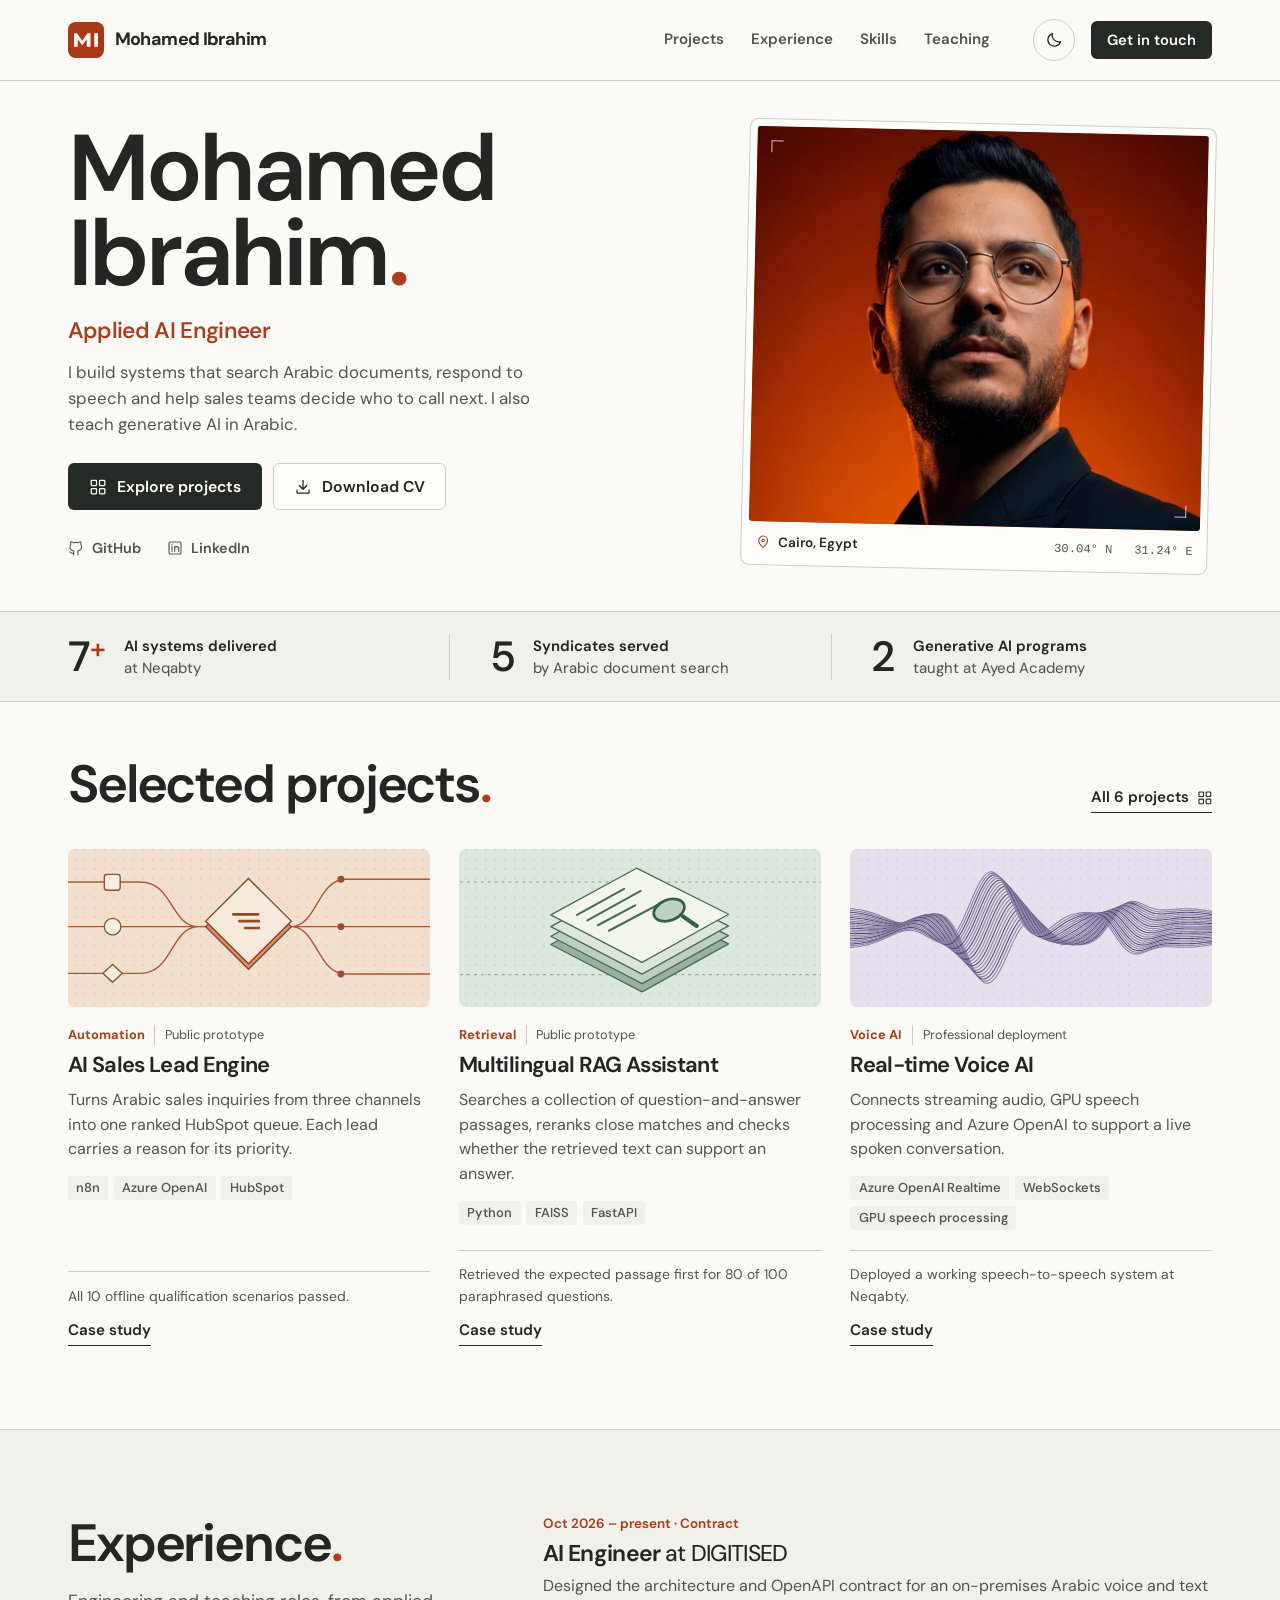
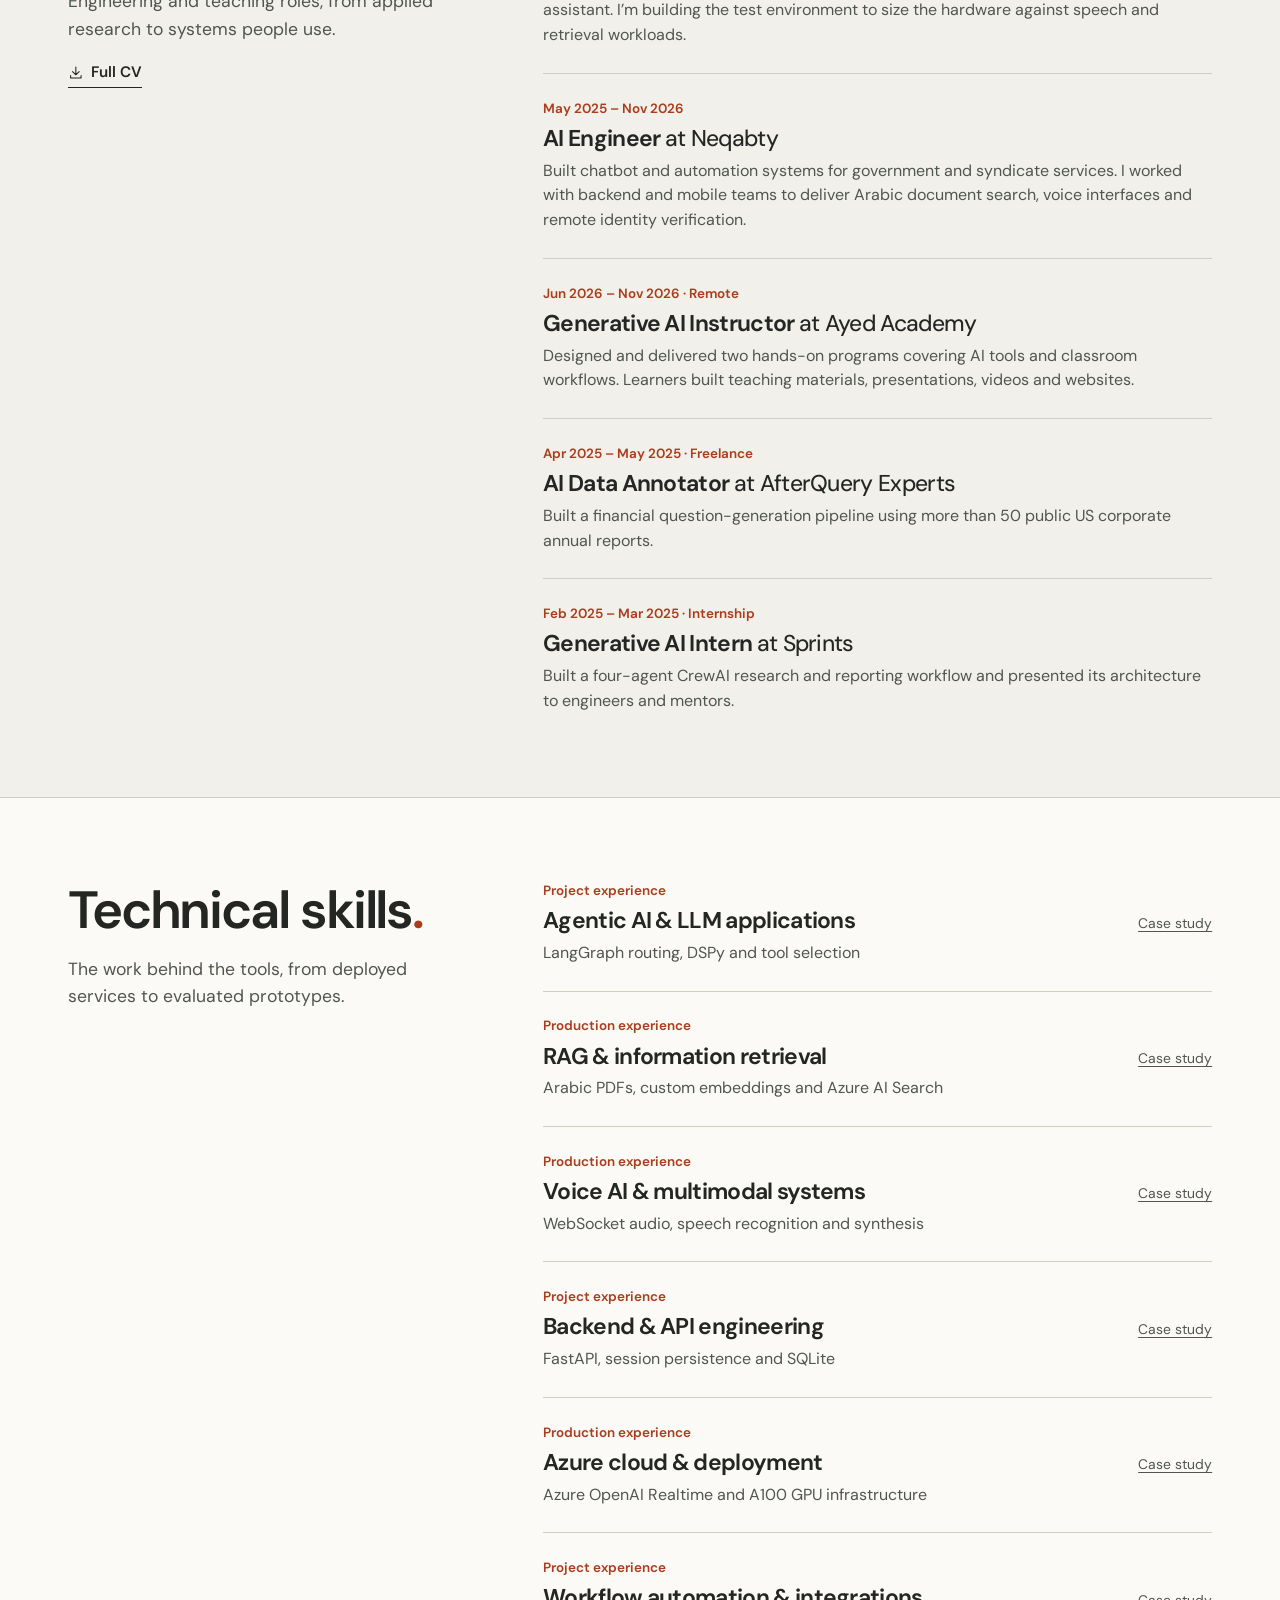
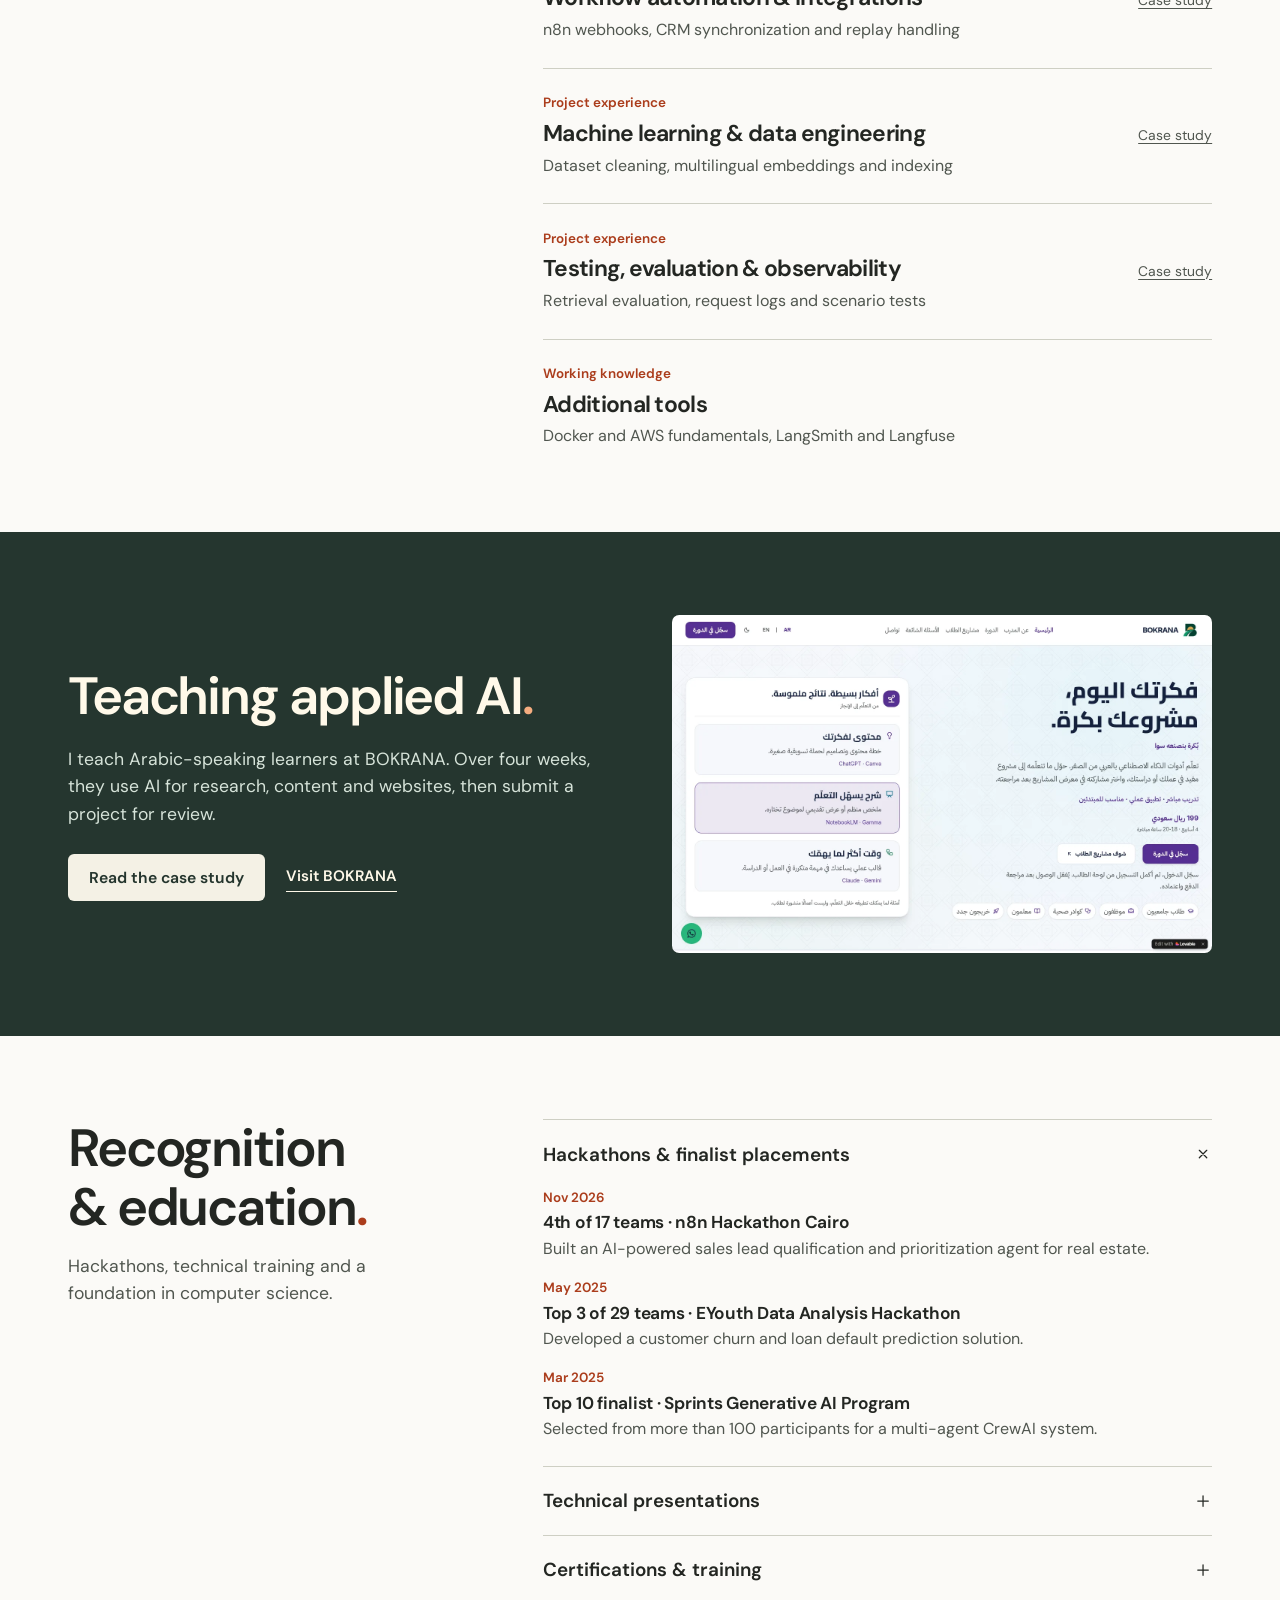
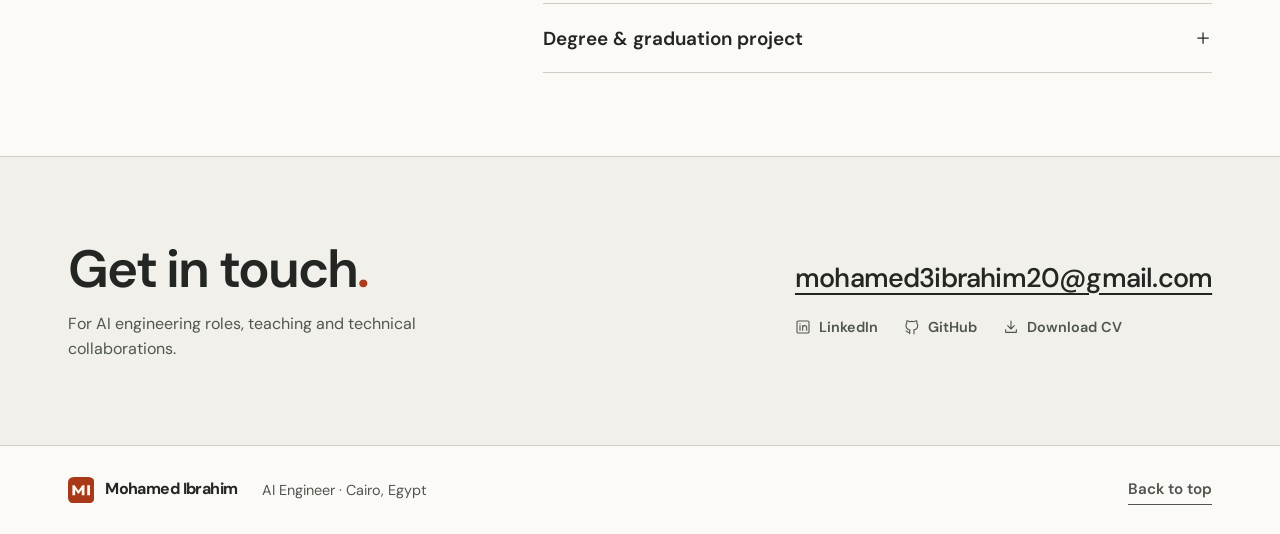
<file: index.html>
<!doctype html>
<html lang="en">
<head>
  <meta charset="utf-8">
  <meta name="viewport" content="width=device-width, initial-scale=1">
  <meta name="color-scheme" content="light dark">
  <title>Mohamed Ibrahim · Applied AI Engineer</title>
  <meta name="description" content="Cairo-based AI engineer and generative AI instructor. Explore Arabic document search, real-time voice AI and agent workflows through technical case studies.">
  <link rel="canonical" href="https://muhamedibrahim7.github.io/Portfolio/">
  <meta property="og:type" content="website">
  <meta property="og:title" content="Mohamed Ibrahim · Applied AI Engineer">
  <meta property="og:description" content="Cairo-based AI engineer and generative AI instructor. Explore Arabic document search, real-time voice AI and agent workflows through technical case studies.">
  <meta property="og:url" content="https://muhamedibrahim7.github.io/Portfolio/">
  <meta property="og:image" content="https://muhamedibrahim7.github.io/Portfolio/assets/og-image.png">
  <meta property="og:image:width" content="1200">
  <meta property="og:image:height" content="630">
  <meta property="og:image:alt" content="Mohamed Ibrahim, Applied AI Engineer based in Cairo">
  <meta name="twitter:card" content="summary_large_image">
  <meta name="twitter:title" content="Mohamed Ibrahim · Applied AI Engineer">
  <meta name="twitter:description" content="Cairo-based AI engineer and generative AI instructor. Explore Arabic document search, real-time voice AI and agent workflows through technical case studies.">
  <meta name="twitter:image" content="https://muhamedibrahim7.github.io/Portfolio/assets/og-image.png">
  <link rel="icon" href="assets/favicon.svg" type="image/svg+xml">
  <link rel="preload" href="assets/fonts/dm-sans-latin.woff2" as="font" type="font/woff2" crossorigin>
  <script>
    try {
      const saved = localStorage.getItem('theme');
      if (saved === 'light' || saved === 'dark') document.documentElement.dataset.theme = saved;
    } catch {}
  </script>
  <link rel="stylesheet" href="assets/styles.css">
  <script type="application/ld+json">{"@context": "https://schema.org", "@type": "Person", "@id": "https://muhamedibrahim7.github.io/Portfolio/#mohamed", "name": "Mohamed Ibrahim", "jobTitle": "Applied AI Engineer", "url": "https://muhamedibrahim7.github.io/Portfolio/", "image": "https://muhamedibrahim7.github.io/Portfolio/assets/images/mohamed-900.webp", "sameAs": ["https://github.com/MuhamedIbraHim7", "https://linkedin.com/in/mohamedibrahim18"], "address": {"@type": "PostalAddress", "addressLocality": "Cairo", "addressCountry": "EG"}}</script>
  <script defer src="assets/main.js"></script>
</head>
<body id="top">
  <svg xmlns="http://www.w3.org/2000/svg" class="symbol-library" aria-hidden="true"><defs><symbol id="i-grid" viewBox="0 0 24 24"><rect x="3" y="3" width="7" height="7" rx="1"/><rect x="14" y="3" width="7" height="7" rx="1"/><rect x="3" y="14" width="7" height="7" rx="1"/><rect x="14" y="14" width="7" height="7" rx="1"/></symbol><symbol id="i-download" viewBox="0 0 24 24"><path d="M12 3v12m-5-5 5 5 5-5M4 16v4h16v-4"/></symbol><symbol id="i-location" viewBox="0 0 24 24"><path d="M19 10c0 5-7 11-7 11S5 15 5 10a7 7 0 1 1 14 0Z"/><circle cx="12" cy="10" r="2"/></symbol><symbol id="i-github" viewBox="0 0 24 24"><path d="M9 20c-4 1.2-4-2-6-2m12 4v-3.2c0-1 .1-1.7-.6-2.4 3-.3 6.1-1.4 6.1-6.6a5.1 5.1 0 0 0-1.4-3.6 4.8 4.8 0 0 0-.1-3.6s-1.2-.4-3.8 1.4a13 13 0 0 0-7 0C5.6 2.2 4.4 2.6 4.4 2.6a4.8 4.8 0 0 0-.1 3.6A5.1 5.1 0 0 0 3 9.8c0 5.2 3.1 6.3 6.1 6.6-.6.6-.8 1.4-.7 2.2V22"/></symbol><symbol id="i-linkedin" viewBox="0 0 24 24"><rect x="3" y="3" width="18" height="18" rx="2"/><path d="M7.5 10v7m0-10v.2M11.5 17v-7m0 3a3 3 0 0 1 6 0v4"/></symbol><symbol id="i-sun" viewBox="0 0 24 24"><circle cx="12" cy="12" r="3.5"/><path d="M12 2v2m0 16v2M2 12h2m16 0h2M4.9 4.9l1.4 1.4m11.4 11.4 1.4 1.4m0-14.2-1.4 1.4M6.3 17.7l-1.4 1.4"/></symbol><symbol id="i-moon" viewBox="0 0 24 24"><path d="M20.5 14A8.5 8.5 0 0 1 10 3.5a8.5 8.5 0 1 0 10.5 10.5Z"/></symbol><symbol id="i-menu" viewBox="0 0 24 24"><path d="M3 7h18M3 12h18M3 17h18"/></symbol><symbol id="i-close" viewBox="0 0 24 24"><path d="m5 5 14 14M19 5 5 19"/></symbol><symbol id="i-plus" viewBox="0 0 24 24"><path d="M5 12h14m-7-7v14"/></symbol><symbol id="i-file" viewBox="0 0 24 24"><path d="M6 3h8l4 4v14H6zM14 3v5h4m-9 5h6m-6 3h6"/></symbol><symbol id="i-check" viewBox="0 0 24 24"><path d="m4 12 5 5L20 6"/></symbol></defs></svg>
  <a class="skip" href="#main">Skip to content</a>
  <header class="masthead">
    <div class="wrap masthead-inner">
      <a href="#home" class="brand"><svg class="brand-mark" aria-hidden="true" viewBox="0 0 48 48"><rect width="48" height="48" rx="10"/><path d="M8 33V15h4l7 10 7-10h4v18h-5V23l-6 8-6-8v10Zm27-18h5v18h-5Z"/></svg> <span class="brand-long">Mohamed Ibrahim</span><span class="brand-short">M. Ibrahim</span><span class="sr-only">, home</span></a>
      <nav class="primary-nav" id="primary-nav" aria-label="Main navigation">
        <a href="projects/">Projects</a><a href="#experience">Experience</a><a href="#skills">Skills</a><a href="#teaching">Teaching</a>
      </nav>
      <div class="header-actions">
        <button class="icon-btn" id="theme-toggle" aria-label="Change color theme" hidden><svg class="icon icon-sun" aria-hidden="true"><use href="#i-sun"></use></svg><svg class="icon icon-moon" aria-hidden="true"><use href="#i-moon"></use></svg></button>
        <a class="nav-contact" href="#contact">Get in touch</a>
        <button class="icon-btn menu-toggle" id="menu-toggle" aria-expanded="false" aria-controls="primary-nav" aria-label="Open navigation" hidden><svg class="icon icon-menu" aria-hidden="true"><use href="#i-menu"></use></svg><svg class="icon icon-close" aria-hidden="true"><use href="#i-close"></use></svg></button>
      </div>
    </div>
  </header>
  <main id="main" tabindex="-1"><section class="wrap hero" id="home" aria-labelledby="name">
  <div class="hero-copy">
    <h1 id="name">Mohamed<br>Ibrahim<span class="name-dot">.</span></h1>
    <p class="role">Applied AI Engineer</p>
    <p class="hero-intro">I build systems that search Arabic documents, respond to speech and help sales teams decide who to call next. I also teach generative AI in Arabic.</p>
    <div class="actions"><a class="button primary" href="projects/"><svg class="icon icon-grid" aria-hidden="true"><use href="#i-grid"></use></svg> Explore projects</a><a class="button secondary" href="Mohamed-Ibrahim-AI-Engineer.pdf" download><svg class="icon icon-download" aria-hidden="true"><use href="#i-download"></use></svg> Download CV</a></div>
    <div class="social-links"><a href="https://github.com/MuhamedIbraHim7"><svg class="icon icon-github" aria-hidden="true"><use href="#i-github"></use></svg> GitHub</a><a href="https://linkedin.com/in/mohamedibrahim18"><svg class="icon icon-linkedin" aria-hidden="true"><use href="#i-linkedin"></use></svg> LinkedIn</a></div>
  </div>
  <figure class="portrait">
    <div class="portrait-image"><img src="assets/images/mohamed-900.webp" srcset="assets/images/mohamed-480.webp 480w, assets/images/mohamed-900.webp 900w" sizes="(max-width: 700px) calc(100vw - 40px), (max-width: 1100px) 40vw, 470px" width="900" height="1162" alt="Mohamed Ibrahim in a black blazer and glasses" fetchpriority="high"><span class="viewfinder" aria-hidden="true"></span></div>
    <figcaption><span><svg class="icon icon-location" aria-hidden="true"><use href="#i-location"></use></svg> Cairo, Egypt</span><span>30.04° N &nbsp; 31.24° E</span></figcaption>
  </figure>
</section>
<div class="proof-band">
  <dl class="wrap proof">
    <div><dt>AI systems delivered <span>at Neqabty</span></dt><dd>7<span>+</span></dd></div>
    <div><dt>Syndicates served <span>by Arabic document search</span></dt><dd>5</dd></div>
    <div><dt>Generative AI programs <span>taught at Ayed Academy</span></dt><dd>2</dd></div>
  </dl>
</div>
<section class="wrap section" id="projects">
  <div class="section-head"><h2>Selected projects<span class="name-dot">.</span></h2><a class="text-link" href="projects/">All 6 projects <svg class="icon icon-grid" aria-hidden="true"><use href="#i-grid"></use></svg></a></div>
  <div class="project-grid"><article class="project-card" data-category="Automation">
  <a class="card-cover" href="projects/sales-lead-engine/" tabindex="-1" aria-hidden="true"><img src="assets/art/automation.svg" width="560" height="230" alt="" loading="lazy"></a>
  <div class="card-meta"><span>Automation</span><span>Public prototype</span></div>
  <h3><a href="projects/sales-lead-engine/">AI Sales Lead Engine</a></h3>
  <p>Turns Arabic sales inquiries from three channels into one ranked HubSpot queue. Each lead carries a reason for its priority.</p><ul class="tags"><li>n8n</li><li>Azure OpenAI</li><li>HubSpot</li></ul>
  <div class="card-bottom"><span>All 10 offline qualification scenarios passed.</span><div class="card-links"><a class="text-link" href="projects/sales-lead-engine/">Case study<span class="sr-only"> — AI Sales Lead Engine</span></a></div></div>
</article><article class="project-card" data-category="Retrieval">
  <a class="card-cover" href="projects/multilingual-rag/" tabindex="-1" aria-hidden="true"><img src="assets/art/retrieval.svg" width="560" height="230" alt="" loading="lazy"></a>
  <div class="card-meta"><span>Retrieval</span><span>Public prototype</span></div>
  <h3><a href="projects/multilingual-rag/">Multilingual RAG Assistant</a></h3>
  <p>Searches a collection of question-and-answer passages, reranks close matches and checks whether the retrieved text can support an answer.</p><ul class="tags"><li>Python</li><li>FAISS</li><li>FastAPI</li></ul>
  <div class="card-bottom"><span>Retrieved the expected passage first for 80 of 100 paraphrased questions.</span><div class="card-links"><a class="text-link" href="projects/multilingual-rag/">Case study<span class="sr-only"> — Multilingual RAG Assistant</span></a></div></div>
</article><article class="project-card" data-category="Voice AI">
  <a class="card-cover" href="projects/real-time-voice/" tabindex="-1" aria-hidden="true"><img src="assets/art/voice.svg" width="560" height="230" alt="" loading="lazy"></a>
  <div class="card-meta"><span>Voice AI</span><span>Professional deployment</span></div>
  <h3><a href="projects/real-time-voice/">Real-time Voice AI</a></h3>
  <p>Connects streaming audio, GPU speech processing and Azure OpenAI to support a live spoken conversation.</p><ul class="tags"><li>Azure OpenAI Realtime</li><li>WebSockets</li><li>GPU speech processing</li></ul>
  <div class="card-bottom"><span>Deployed a working speech-to-speech system at Neqabty.</span><div class="card-links"><a class="text-link" href="projects/real-time-voice/">Case study<span class="sr-only"> — Real-time Voice AI</span></a></div></div>
</article></div>
</section>
<section class="tinted" id="about" aria-labelledby="experience-title">
  <div class="wrap section split-section" id="experience">
    <div class="section-aside"><h2 id="experience-title">Experience<span class="name-dot">.</span></h2><p>Engineering and teaching roles, from applied research to systems people use.</p><a class="text-link" href="Mohamed-Ibrahim-AI-Engineer.pdf" download><svg class="icon icon-download" aria-hidden="true"><use href="#i-download"></use></svg> Full CV</a></div>
    <div class="timeline">
      <article><p class="period">Oct 2026 – present · Contract</p><h3>AI Engineer <span>at DIGITISED</span></h3><p>Designed the architecture and OpenAPI contract for an on-premises Arabic voice and text assistant. I’m building the test environment to size the hardware against speech and retrieval workloads.</p></article>
      <article><p class="period">May 2025 – Nov 2026</p><h3>AI Engineer <span>at Neqabty</span></h3><p>Built chatbot and automation systems for government and syndicate services. I worked with backend and mobile teams to deliver Arabic document search, voice interfaces and remote identity verification.</p></article>
      <article><p class="period">Jun 2026 – Nov 2026 · Remote</p><h3>Generative AI Instructor <span>at Ayed Academy</span></h3><p>Designed and delivered two hands-on programs covering AI tools and classroom workflows. Learners built teaching materials, presentations, videos and websites.</p></article>
      <article><p class="period">Apr 2025 – May 2025 · Freelance</p><h3>AI Data Annotator <span>at AfterQuery Experts</span></h3><p>Built a financial question-generation pipeline using more than 50 public US corporate annual reports.</p></article>
      <article><p class="period">Feb 2025 – Mar 2025 · Internship</p><h3>Generative AI Intern <span>at Sprints</span></h3><p>Built a four-agent CrewAI research and reporting workflow and presented its architecture to engineers and mentors.</p></article>
    </div>
  </div>
</section>
<section class="wrap section split-section" id="skills">
  <div class="section-aside"><h2>Technical skills<span class="name-dot">.</span></h2><p>The work behind the tools, from deployed services to evaluated prototypes.</p></div>
  <div class="skills-list"><div class="skill"><div><p class="level">Project experience</p><h3>Agentic AI &amp; LLM applications</h3><p>LangGraph routing, DSPy and tool selection</p></div><a class="skill-evidence" href="projects/retail-analytics-copilot/">Case study<span class="sr-only"> for Agentic AI &amp; LLM applications</span></a></div><div class="skill"><div><p class="level">Production experience</p><h3>RAG &amp; information retrieval</h3><p>Arabic PDFs, custom embeddings and Azure AI Search</p></div><a class="skill-evidence" href="projects/arabic-document-search/">Case study<span class="sr-only"> for RAG &amp; information retrieval</span></a></div><div class="skill"><div><p class="level">Production experience</p><h3>Voice AI &amp; multimodal systems</h3><p>WebSocket audio, speech recognition and synthesis</p></div><a class="skill-evidence" href="projects/real-time-voice/">Case study<span class="sr-only"> for Voice AI &amp; multimodal systems</span></a></div><div class="skill"><div><p class="level">Project experience</p><h3>Backend &amp; API engineering</h3><p>FastAPI, session persistence and SQLite</p></div><a class="skill-evidence" href="projects/multilingual-rag/">Case study<span class="sr-only"> for Backend &amp; API engineering</span></a></div><div class="skill"><div><p class="level">Production experience</p><h3>Azure cloud &amp; deployment</h3><p>Azure OpenAI Realtime and A100 GPU infrastructure</p></div><a class="skill-evidence" href="projects/real-time-voice/">Case study<span class="sr-only"> for Azure cloud &amp; deployment</span></a></div><div class="skill"><div><p class="level">Project experience</p><h3>Workflow automation &amp; integrations</h3><p>n8n webhooks, CRM synchronization and replay handling</p></div><a class="skill-evidence" href="projects/sales-lead-engine/">Case study<span class="sr-only"> for Workflow automation &amp; integrations</span></a></div><div class="skill"><div><p class="level">Project experience</p><h3>Machine learning &amp; data engineering</h3><p>Dataset cleaning, multilingual embeddings and indexing</p></div><a class="skill-evidence" href="projects/multilingual-rag/">Case study<span class="sr-only"> for Machine learning &amp; data engineering</span></a></div><div class="skill"><div><p class="level">Project experience</p><h3>Testing, evaluation &amp; observability</h3><p>Retrieval evaluation, request logs and scenario tests</p></div><a class="skill-evidence" href="projects/multilingual-rag/">Case study<span class="sr-only"> for Testing, evaluation &amp; observability</span></a></div><div class="skill"><div><p class="level">Working knowledge</p><h3>Additional tools</h3><p>Docker and AWS fundamentals, LangSmith and Langfuse</p></div></div></div>
</section>
<section class="teaching-band" id="teaching">
  <div class="wrap section teaching">
    <div><h2>Teaching applied AI<span class="name-dot">.</span></h2><p>I teach Arabic-speaking learners at BOKRANA. Over four weeks, they use AI for research, content and websites, then submit a project for review.</p><div class="actions"><a class="button inverted" href="projects/bokrana/">Read the case study</a><a class="text-link" href="https://bokrana.lovable.app/">Visit BOKRANA</a></div></div>
    <a class="teaching-shot" href="projects/bokrana/" aria-label="Explore the BOKRANA education platform"><img src="assets/images/evidence-bokrana.webp" alt="BOKRANA’s Arabic course homepage" loading="lazy" width="1440" height="900"></a>
  </div>
</section>
<section class="wrap section split-section" id="education">
  <div class="section-aside"><h2>Recognition &amp; education<span class="name-dot">.</span></h2><p>Hackathons, technical training and a foundation in computer science.</p></div>
  <div class="recognition-list"><details open><summary>Hackathons &amp; finalist placements<svg class="icon icon-plus" aria-hidden="true"><use href="#i-plus"></use></svg></summary><ul><li><span class="period">Nov 2026</span><h3>4th of 17 teams · n8n Hackathon Cairo</h3><p>Built an AI-powered sales lead qualification and prioritization agent for real estate.</p></li><li><span class="period">May 2025</span><h3>Top 3 of 29 teams · EYouth Data Analysis Hackathon</h3><p>Developed a customer churn and loan default prediction solution.</p></li><li><span class="period">Mar 2025</span><h3>Top 10 finalist · Sprints Generative AI Program</h3><p>Selected from more than 100 participants for a multi-agent CrewAI system.</p></li></ul></details><details><summary>Technical presentations<svg class="icon icon-plus" aria-hidden="true"><use href="#i-plus"></use></svg></summary><ul><li><span class="period">At Neqabty</span><h3>NVIDIA × Microsoft Accelerator Demo Day</h3><p>Presented a proof-of-concept agent architecture using LangChain, LangGraph and Azure OpenAI.</p></li><li><span class="period">Mar 2025</span><h3>Sprints Generative AI Program</h3><p>Presented a multi-agent research and reporting system to engineers and mentors.</p></li></ul></details><details><summary>Certifications &amp; training<svg class="icon icon-plus" aria-hidden="true"><use href="#i-plus"></use></svg></summary><ul><li><span class="period">2025</span><h3>EYouth Data Analysis Bootcamp</h3><p>EYouth</p></li><li><span class="period">2025</span><h3>Building Multi-Agent Systems</h3><p>CrewAI</p></li><li><span class="period">2025</span><h3>AI Career Essentials</h3><p>ALX</p></li><li><span class="period">2023</span><h3>Machine Learning Cross-Skilling</h3><p>Udacity</p></li></ul></details><details><summary>Degree &amp; graduation project<svg class="icon icon-plus" aria-hidden="true"><use href="#i-plus"></use></svg></summary><ul><li><span class="period">2018 – 2023</span><h3>Bachelor of Computer Science &amp; Engineering</h3><p>Faculty of Electronic Engineering, Menoufia University, Egypt. My graduation project was a plant disease detection web app, graded Excellent.</p></li></ul></details></div>
</section>
<section class="contact-band" id="contact">
  <div class="wrap contact"><div><h2>Get in touch<span class="name-dot">.</span></h2><p>For AI engineering roles, teaching and technical collaborations.</p></div><div class="contact-links"><a class="email" href="mailto:mohamed3ibrahim20@gmail.com">mohamed3ibrahim20@gmail.com</a><div class="social-links"><a href="https://linkedin.com/in/mohamedibrahim18"><svg class="icon icon-linkedin" aria-hidden="true"><use href="#i-linkedin"></use></svg> LinkedIn</a><a href="https://github.com/MuhamedIbraHim7"><svg class="icon icon-github" aria-hidden="true"><use href="#i-github"></use></svg> GitHub</a><a href="Mohamed-Ibrahim-AI-Engineer.pdf" download><svg class="icon icon-download" aria-hidden="true"><use href="#i-download"></use></svg> Download CV</a></div></div></div>
</section>
</main>
  <footer>
    <div class="wrap footer-inner"><a class="brand" href="#home"><svg class="brand-mark" aria-hidden="true" viewBox="0 0 48 48"><rect width="48" height="48" rx="10"/><path d="M8 33V15h4l7 10 7-10h4v18h-5V23l-6 8-6-8v10Zm27-18h5v18h-5Z"/></svg><span>Mohamed Ibrahim</span></a><span>AI Engineer · Cairo, Egypt</span><a class="text-link" href="#top">Back to top</a></div>
  </footer>
</body>
</html>
</file>
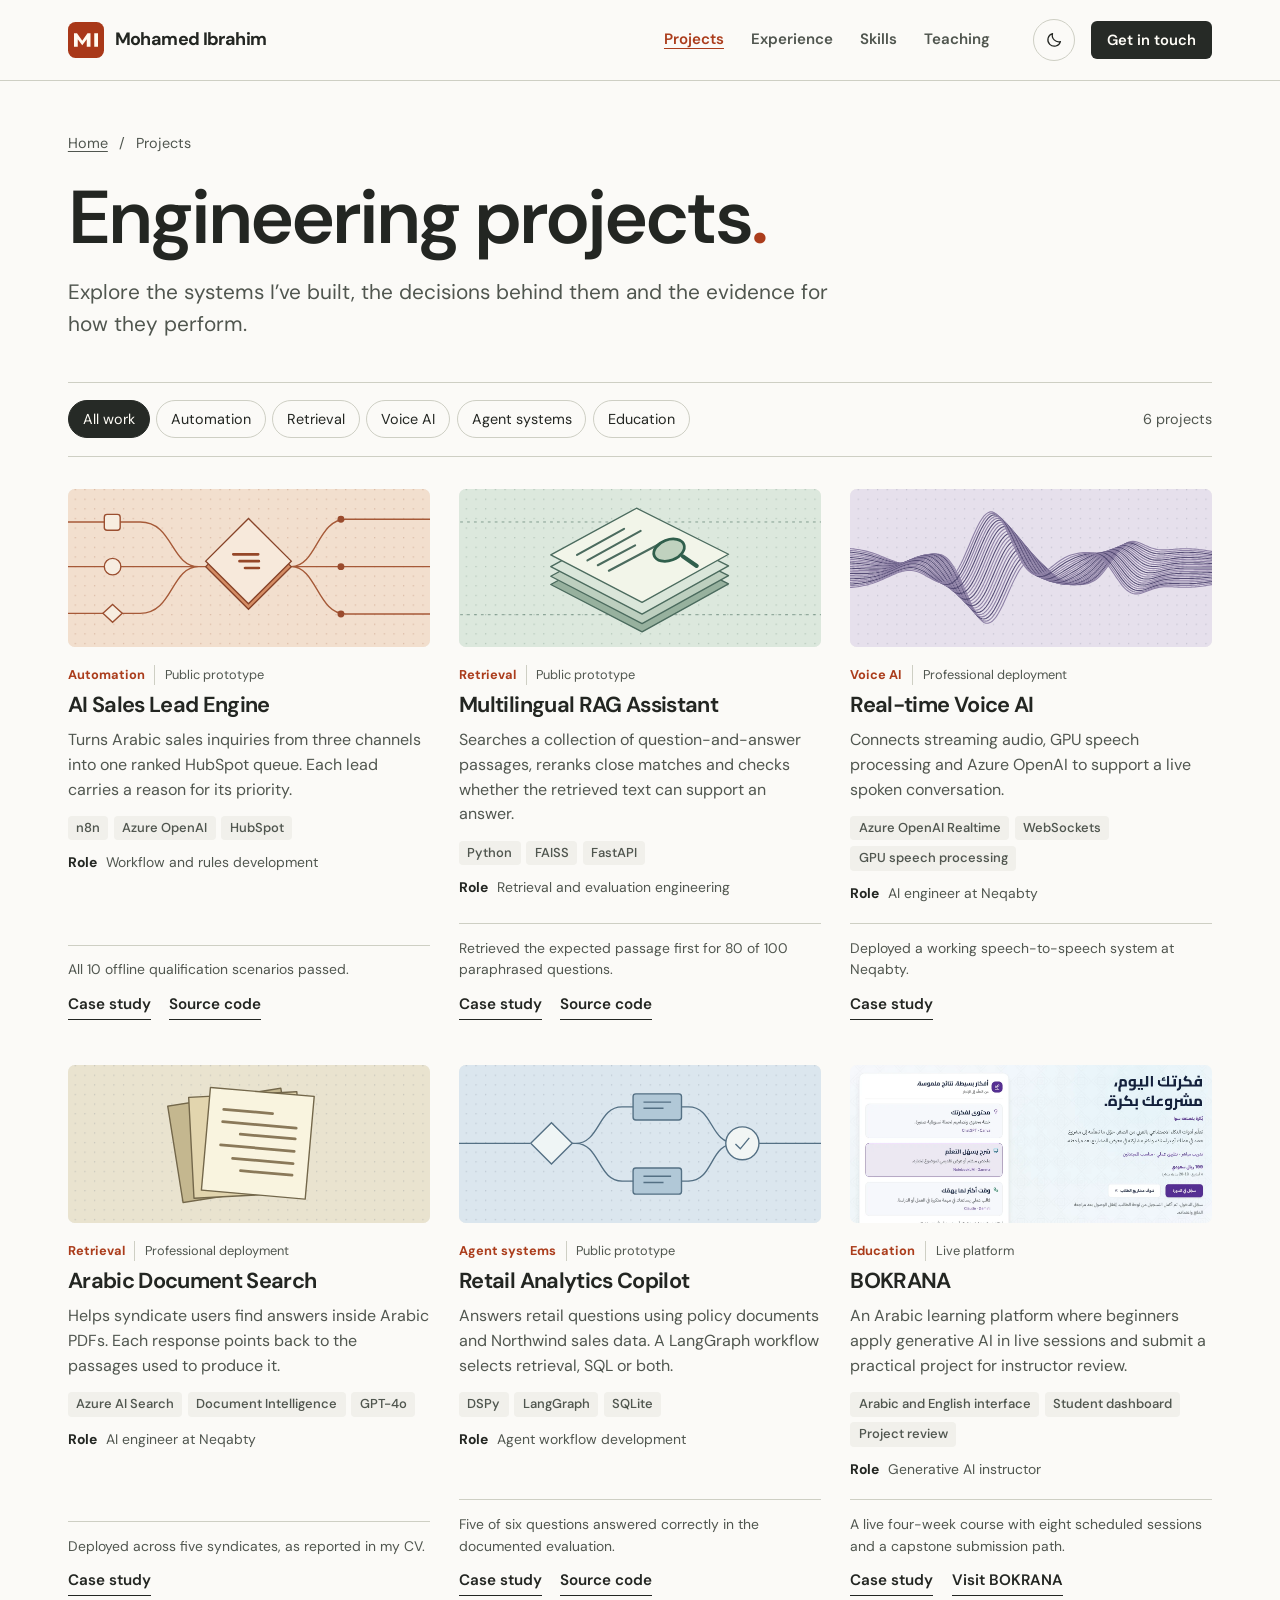
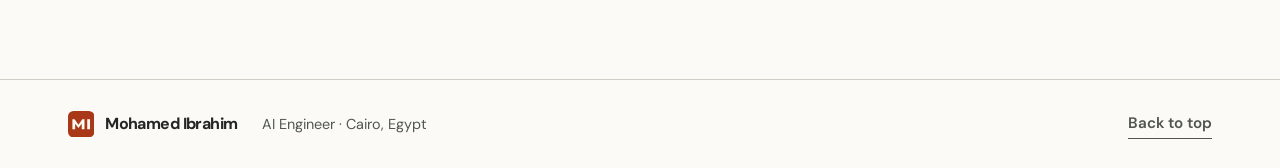
<file: projects/index.html>
<!doctype html>
<html lang="en">
<head>
  <meta charset="utf-8">
  <meta name="viewport" content="width=device-width, initial-scale=1">
  <meta name="color-scheme" content="light dark">
  <title>Engineering projects · Mohamed Ibrahim</title>
  <meta name="description" content="Browse case studies in retrieval, voice AI, automation, agent systems and education.">
  <link rel="canonical" href="https://muhamedibrahim7.github.io/Portfolio/projects/">
  <meta property="og:type" content="website">
  <meta property="og:title" content="Engineering projects · Mohamed Ibrahim">
  <meta property="og:description" content="Browse case studies in retrieval, voice AI, automation, agent systems and education.">
  <meta property="og:url" content="https://muhamedibrahim7.github.io/Portfolio/projects/">
  <meta property="og:image" content="https://muhamedibrahim7.github.io/Portfolio/assets/og-image.png">
  <meta property="og:image:width" content="1200">
  <meta property="og:image:height" content="630">
  <meta property="og:image:alt" content="Mohamed Ibrahim, Applied AI Engineer based in Cairo">
  <meta name="twitter:card" content="summary_large_image">
  <meta name="twitter:title" content="Engineering projects · Mohamed Ibrahim">
  <meta name="twitter:description" content="Browse case studies in retrieval, voice AI, automation, agent systems and education.">
  <meta name="twitter:image" content="https://muhamedibrahim7.github.io/Portfolio/assets/og-image.png">
  <link rel="icon" href="../assets/favicon.svg" type="image/svg+xml">
  <link rel="preload" href="../assets/fonts/dm-sans-latin.woff2" as="font" type="font/woff2" crossorigin>
  <script>
    try {
      const saved = localStorage.getItem('theme');
      if (saved === 'light' || saved === 'dark') document.documentElement.dataset.theme = saved;
    } catch {}
  </script>
  <link rel="stylesheet" href="../assets/styles.css">
  <script type="application/ld+json">{"@context": "https://schema.org", "@type": "CollectionPage", "name": "Engineering projects", "url": "https://muhamedibrahim7.github.io/Portfolio/projects/"}</script>
  <script defer src="../assets/main.js"></script>
</head>
<body id="top">
  <svg xmlns="http://www.w3.org/2000/svg" class="symbol-library" aria-hidden="true"><defs><symbol id="i-grid" viewBox="0 0 24 24"><rect x="3" y="3" width="7" height="7" rx="1"/><rect x="14" y="3" width="7" height="7" rx="1"/><rect x="3" y="14" width="7" height="7" rx="1"/><rect x="14" y="14" width="7" height="7" rx="1"/></symbol><symbol id="i-download" viewBox="0 0 24 24"><path d="M12 3v12m-5-5 5 5 5-5M4 16v4h16v-4"/></symbol><symbol id="i-location" viewBox="0 0 24 24"><path d="M19 10c0 5-7 11-7 11S5 15 5 10a7 7 0 1 1 14 0Z"/><circle cx="12" cy="10" r="2"/></symbol><symbol id="i-github" viewBox="0 0 24 24"><path d="M9 20c-4 1.2-4-2-6-2m12 4v-3.2c0-1 .1-1.7-.6-2.4 3-.3 6.1-1.4 6.1-6.6a5.1 5.1 0 0 0-1.4-3.6 4.8 4.8 0 0 0-.1-3.6s-1.2-.4-3.8 1.4a13 13 0 0 0-7 0C5.6 2.2 4.4 2.6 4.4 2.6a4.8 4.8 0 0 0-.1 3.6A5.1 5.1 0 0 0 3 9.8c0 5.2 3.1 6.3 6.1 6.6-.6.6-.8 1.4-.7 2.2V22"/></symbol><symbol id="i-linkedin" viewBox="0 0 24 24"><rect x="3" y="3" width="18" height="18" rx="2"/><path d="M7.5 10v7m0-10v.2M11.5 17v-7m0 3a3 3 0 0 1 6 0v4"/></symbol><symbol id="i-sun" viewBox="0 0 24 24"><circle cx="12" cy="12" r="3.5"/><path d="M12 2v2m0 16v2M2 12h2m16 0h2M4.9 4.9l1.4 1.4m11.4 11.4 1.4 1.4m0-14.2-1.4 1.4M6.3 17.7l-1.4 1.4"/></symbol><symbol id="i-moon" viewBox="0 0 24 24"><path d="M20.5 14A8.5 8.5 0 0 1 10 3.5a8.5 8.5 0 1 0 10.5 10.5Z"/></symbol><symbol id="i-menu" viewBox="0 0 24 24"><path d="M3 7h18M3 12h18M3 17h18"/></symbol><symbol id="i-close" viewBox="0 0 24 24"><path d="m5 5 14 14M19 5 5 19"/></symbol><symbol id="i-plus" viewBox="0 0 24 24"><path d="M5 12h14m-7-7v14"/></symbol><symbol id="i-file" viewBox="0 0 24 24"><path d="M6 3h8l4 4v14H6zM14 3v5h4m-9 5h6m-6 3h6"/></symbol><symbol id="i-check" viewBox="0 0 24 24"><path d="m4 12 5 5L20 6"/></symbol></defs></svg>
  <a class="skip" href="#main">Skip to content</a>
  <header class="masthead">
    <div class="wrap masthead-inner">
      <a href="../#home" class="brand"><svg class="brand-mark" aria-hidden="true" viewBox="0 0 48 48"><rect width="48" height="48" rx="10"/><path d="M8 33V15h4l7 10 7-10h4v18h-5V23l-6 8-6-8v10Zm27-18h5v18h-5Z"/></svg> <span class="brand-long">Mohamed Ibrahim</span><span class="brand-short">M. Ibrahim</span><span class="sr-only">, home</span></a>
      <nav class="primary-nav" id="primary-nav" aria-label="Main navigation">
        <a href="../projects/" aria-current="page">Projects</a><a href="../#experience">Experience</a><a href="../#skills">Skills</a><a href="../#teaching">Teaching</a>
      </nav>
      <div class="header-actions">
        <button class="icon-btn" id="theme-toggle" aria-label="Change color theme" hidden><svg class="icon icon-sun" aria-hidden="true"><use href="#i-sun"></use></svg><svg class="icon icon-moon" aria-hidden="true"><use href="#i-moon"></use></svg></button>
        <a class="nav-contact" href="../#contact">Get in touch</a>
        <button class="icon-btn menu-toggle" id="menu-toggle" aria-expanded="false" aria-controls="primary-nav" aria-label="Open navigation" hidden><svg class="icon icon-menu" aria-hidden="true"><use href="#i-menu"></use></svg><svg class="icon icon-close" aria-hidden="true"><use href="#i-close"></use></svg></button>
      </div>
    </div>
  </header>
  <main id="main" tabindex="-1"><div class="wrap project-index">
  <nav class="breadcrumbs" aria-label="Breadcrumb"><a href="../">Home</a><span aria-hidden="true">/</span><span aria-current="page">Projects</span></nav>
  <h1>Engineering projects<span class="name-dot">.</span></h1>
  <p class="intro">Explore the systems I’ve built, the decisions behind them and the evidence for how they perform.</p>
  <div class="filter-bar" hidden><div class="filters" role="group" aria-label="Filter projects by category"><button type="button" data-filter="" aria-pressed="true">All work</button><button type="button" data-filter="Automation" aria-pressed="false">Automation</button><button type="button" data-filter="Retrieval" aria-pressed="false">Retrieval</button><button type="button" data-filter="Voice AI" aria-pressed="false">Voice AI</button><button type="button" data-filter="Agent systems" aria-pressed="false">Agent systems</button><button type="button" data-filter="Education" aria-pressed="false">Education</button></div><p class="result-count" role="status" aria-live="polite" aria-atomic="true">6 projects</p></div>
  <div class="project-grid catalog"><article class="project-card" data-category="Automation">
  <a class="card-cover" href="../projects/sales-lead-engine/" tabindex="-1" aria-hidden="true"><img src="../assets/art/automation.svg" width="560" height="230" alt="" loading="lazy"></a>
  <div class="card-meta"><span>Automation</span><span>Public prototype</span></div>
  <h2><a href="../projects/sales-lead-engine/">AI Sales Lead Engine</a></h2>
  <p>Turns Arabic sales inquiries from three channels into one ranked HubSpot queue. Each lead carries a reason for its priority.</p><ul class="tags"><li>n8n</li><li>Azure OpenAI</li><li>HubSpot</li></ul><p class="card-role"><strong>Role</strong> Workflow and rules development</p>
  <div class="card-bottom"><span>All 10 offline qualification scenarios passed.</span><div class="card-links"><a class="text-link" href="../projects/sales-lead-engine/">Case study<span class="sr-only"> — AI Sales Lead Engine</span></a><a class="text-link" href="https://github.com/MuhamedIbraHim7/AI-sales-lead-qualification-and-prioritization-system">Source code</a></div></div>
</article><article class="project-card" data-category="Retrieval">
  <a class="card-cover" href="../projects/multilingual-rag/" tabindex="-1" aria-hidden="true"><img src="../assets/art/retrieval.svg" width="560" height="230" alt="" loading="lazy"></a>
  <div class="card-meta"><span>Retrieval</span><span>Public prototype</span></div>
  <h2><a href="../projects/multilingual-rag/">Multilingual RAG Assistant</a></h2>
  <p>Searches a collection of question-and-answer passages, reranks close matches and checks whether the retrieved text can support an answer.</p><ul class="tags"><li>Python</li><li>FAISS</li><li>FastAPI</li></ul><p class="card-role"><strong>Role</strong> Retrieval and evaluation engineering</p>
  <div class="card-bottom"><span>Retrieved the expected passage first for 80 of 100 paraphrased questions.</span><div class="card-links"><a class="text-link" href="../projects/multilingual-rag/">Case study<span class="sr-only"> — Multilingual RAG Assistant</span></a><a class="text-link" href="https://github.com/MuhamedIbraHim7/Q-A-Rag-System">Source code</a></div></div>
</article><article class="project-card" data-category="Voice AI">
  <a class="card-cover" href="../projects/real-time-voice/" tabindex="-1" aria-hidden="true"><img src="../assets/art/voice.svg" width="560" height="230" alt="" loading="lazy"></a>
  <div class="card-meta"><span>Voice AI</span><span>Professional deployment</span></div>
  <h2><a href="../projects/real-time-voice/">Real-time Voice AI</a></h2>
  <p>Connects streaming audio, GPU speech processing and Azure OpenAI to support a live spoken conversation.</p><ul class="tags"><li>Azure OpenAI Realtime</li><li>WebSockets</li><li>GPU speech processing</li></ul><p class="card-role"><strong>Role</strong> AI engineer at Neqabty</p>
  <div class="card-bottom"><span>Deployed a working speech-to-speech system at Neqabty.</span><div class="card-links"><a class="text-link" href="../projects/real-time-voice/">Case study<span class="sr-only"> — Real-time Voice AI</span></a></div></div>
</article><article class="project-card" data-category="Retrieval">
  <a class="card-cover" href="../projects/arabic-document-search/" tabindex="-1" aria-hidden="true"><img src="../assets/art/documents.svg" width="560" height="230" alt="" loading="lazy"></a>
  <div class="card-meta"><span>Retrieval</span><span>Professional deployment</span></div>
  <h2><a href="../projects/arabic-document-search/">Arabic Document Search</a></h2>
  <p>Helps syndicate users find answers inside Arabic PDFs. Each response points back to the passages used to produce it.</p><ul class="tags"><li>Azure AI Search</li><li>Document Intelligence</li><li>GPT-4o</li></ul><p class="card-role"><strong>Role</strong> AI engineer at Neqabty</p>
  <div class="card-bottom"><span>Deployed across five syndicates, as reported in my CV.</span><div class="card-links"><a class="text-link" href="../projects/arabic-document-search/">Case study<span class="sr-only"> — Arabic Document Search</span></a></div></div>
</article><article class="project-card" data-category="Agent systems">
  <a class="card-cover" href="../projects/retail-analytics-copilot/" tabindex="-1" aria-hidden="true"><img src="../assets/art/agents.svg" width="560" height="230" alt="" loading="lazy"></a>
  <div class="card-meta"><span>Agent systems</span><span>Public prototype</span></div>
  <h2><a href="../projects/retail-analytics-copilot/">Retail Analytics Copilot</a></h2>
  <p>Answers retail questions using policy documents and Northwind sales data. A LangGraph workflow selects retrieval, SQL or both.</p><ul class="tags"><li>DSPy</li><li>LangGraph</li><li>SQLite</li></ul><p class="card-role"><strong>Role</strong> Agent workflow development</p>
  <div class="card-bottom"><span>Five of six questions answered correctly in the documented evaluation.</span><div class="card-links"><a class="text-link" href="../projects/retail-analytics-copilot/">Case study<span class="sr-only"> — Retail Analytics Copilot</span></a><a class="text-link" href="https://github.com/MuhamedIbraHim7/retail-analytics-copilot">Source code</a></div></div>
</article><article class="project-card" data-category="Education">
  <a class="card-cover" href="../projects/bokrana/" tabindex="-1" aria-hidden="true"><img src="../assets/images/evidence-bokrana.webp" width="560" height="230" alt="" loading="lazy"></a>
  <div class="card-meta"><span>Education</span><span>Live platform</span></div>
  <h2><a href="../projects/bokrana/">BOKRANA</a></h2>
  <p>An Arabic learning platform where beginners apply generative AI in live sessions and submit a practical project for instructor review.</p><ul class="tags"><li>Arabic and English interface</li><li>Student dashboard</li><li>Project review</li></ul><p class="card-role"><strong>Role</strong> Generative AI instructor</p>
  <div class="card-bottom"><span>A live four-week course with eight scheduled sessions and a capstone submission path.</span><div class="card-links"><a class="text-link" href="../projects/bokrana/">Case study<span class="sr-only"> — BOKRANA</span></a><a class="text-link" href="https://bokrana.lovable.app/">Visit BOKRANA</a></div></div>
</article></div>
</div>
</main>
  <footer>
    <div class="wrap footer-inner"><a class="brand" href="../#home"><svg class="brand-mark" aria-hidden="true" viewBox="0 0 48 48"><rect width="48" height="48" rx="10"/><path d="M8 33V15h4l7 10 7-10h4v18h-5V23l-6 8-6-8v10Zm27-18h5v18h-5Z"/></svg><span>Mohamed Ibrahim</span></a><span>AI Engineer · Cairo, Egypt</span><a class="text-link" href="#top">Back to top</a></div>
  </footer>
</body>
</html>
</file>
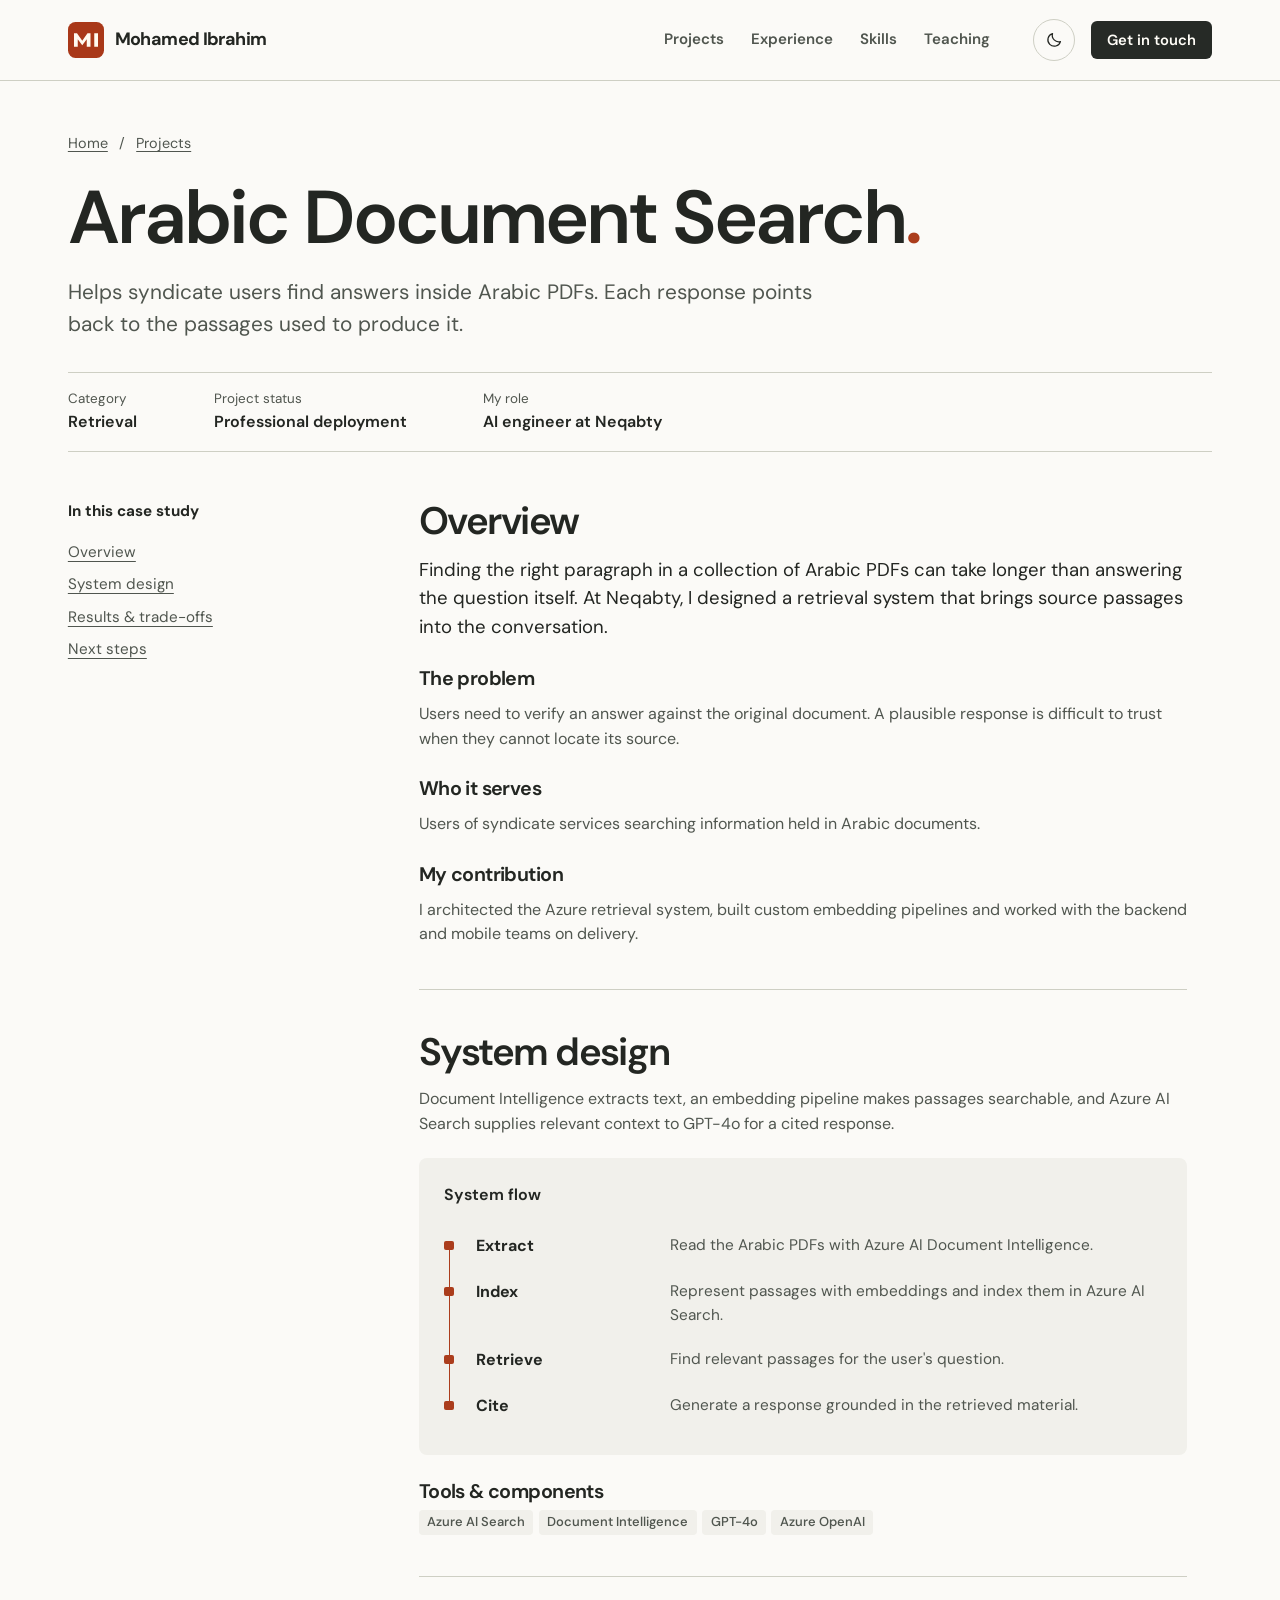
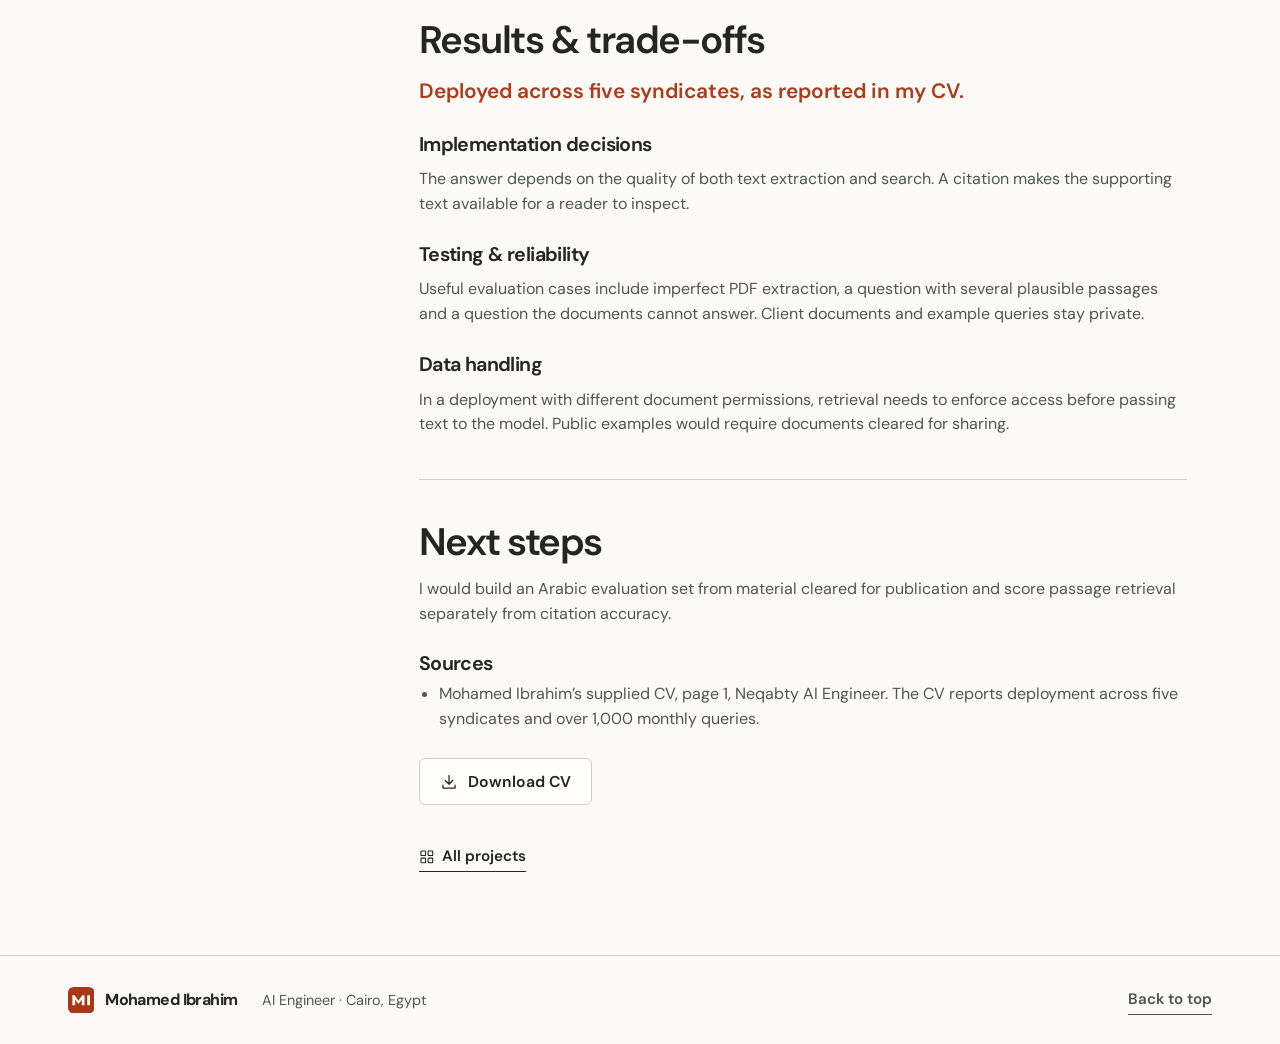
<file: projects/arabic-document-search/index.html>
<!doctype html>
<html lang="en">
<head>
  <meta charset="utf-8">
  <meta name="viewport" content="width=device-width, initial-scale=1">
  <meta name="color-scheme" content="light dark">
  <title>Arabic Document Search · Mohamed Ibrahim</title>
  <meta name="description" content="Helps syndicate users find answers inside Arabic PDFs. Each response points back to the passages used to produce it.">
  <link rel="canonical" href="https://muhamedibrahim7.github.io/Portfolio/projects/arabic-document-search/">
  <meta property="og:type" content="article">
  <meta property="og:title" content="Arabic Document Search · Mohamed Ibrahim">
  <meta property="og:description" content="Helps syndicate users find answers inside Arabic PDFs. Each response points back to the passages used to produce it.">
  <meta property="og:url" content="https://muhamedibrahim7.github.io/Portfolio/projects/arabic-document-search/">
  <meta property="og:image" content="https://muhamedibrahim7.github.io/Portfolio/assets/og-image.png">
  <meta property="og:image:width" content="1200">
  <meta property="og:image:height" content="630">
  <meta property="og:image:alt" content="Mohamed Ibrahim, Applied AI Engineer based in Cairo">
  <meta name="twitter:card" content="summary_large_image">
  <meta name="twitter:title" content="Arabic Document Search · Mohamed Ibrahim">
  <meta name="twitter:description" content="Helps syndicate users find answers inside Arabic PDFs. Each response points back to the passages used to produce it.">
  <meta name="twitter:image" content="https://muhamedibrahim7.github.io/Portfolio/assets/og-image.png">
  <link rel="icon" href="../../assets/favicon.svg" type="image/svg+xml">
  <link rel="preload" href="../../assets/fonts/dm-sans-latin.woff2" as="font" type="font/woff2" crossorigin>
  <script>
    try {
      const saved = localStorage.getItem('theme');
      if (saved === 'light' || saved === 'dark') document.documentElement.dataset.theme = saved;
    } catch {}
  </script>
  <link rel="stylesheet" href="../../assets/styles.css">
  <script type="application/ld+json">{"@context": "https://schema.org", "@type": "Article", "headline": "Arabic Document Search", "description": "Helps syndicate users find answers inside Arabic PDFs. Each response points back to the passages used to produce it.", "author": {"@type": "Person", "name": "Mohamed Ibrahim", "@id": "https://muhamedibrahim7.github.io/Portfolio/#mohamed"}, "url": "https://muhamedibrahim7.github.io/Portfolio/projects/arabic-document-search/"}</script>
  <script defer src="../../assets/main.js"></script>
</head>
<body id="top">
  <svg xmlns="http://www.w3.org/2000/svg" class="symbol-library" aria-hidden="true"><defs><symbol id="i-grid" viewBox="0 0 24 24"><rect x="3" y="3" width="7" height="7" rx="1"/><rect x="14" y="3" width="7" height="7" rx="1"/><rect x="3" y="14" width="7" height="7" rx="1"/><rect x="14" y="14" width="7" height="7" rx="1"/></symbol><symbol id="i-download" viewBox="0 0 24 24"><path d="M12 3v12m-5-5 5 5 5-5M4 16v4h16v-4"/></symbol><symbol id="i-location" viewBox="0 0 24 24"><path d="M19 10c0 5-7 11-7 11S5 15 5 10a7 7 0 1 1 14 0Z"/><circle cx="12" cy="10" r="2"/></symbol><symbol id="i-github" viewBox="0 0 24 24"><path d="M9 20c-4 1.2-4-2-6-2m12 4v-3.2c0-1 .1-1.7-.6-2.4 3-.3 6.1-1.4 6.1-6.6a5.1 5.1 0 0 0-1.4-3.6 4.8 4.8 0 0 0-.1-3.6s-1.2-.4-3.8 1.4a13 13 0 0 0-7 0C5.6 2.2 4.4 2.6 4.4 2.6a4.8 4.8 0 0 0-.1 3.6A5.1 5.1 0 0 0 3 9.8c0 5.2 3.1 6.3 6.1 6.6-.6.6-.8 1.4-.7 2.2V22"/></symbol><symbol id="i-linkedin" viewBox="0 0 24 24"><rect x="3" y="3" width="18" height="18" rx="2"/><path d="M7.5 10v7m0-10v.2M11.5 17v-7m0 3a3 3 0 0 1 6 0v4"/></symbol><symbol id="i-sun" viewBox="0 0 24 24"><circle cx="12" cy="12" r="3.5"/><path d="M12 2v2m0 16v2M2 12h2m16 0h2M4.9 4.9l1.4 1.4m11.4 11.4 1.4 1.4m0-14.2-1.4 1.4M6.3 17.7l-1.4 1.4"/></symbol><symbol id="i-moon" viewBox="0 0 24 24"><path d="M20.5 14A8.5 8.5 0 0 1 10 3.5a8.5 8.5 0 1 0 10.5 10.5Z"/></symbol><symbol id="i-menu" viewBox="0 0 24 24"><path d="M3 7h18M3 12h18M3 17h18"/></symbol><symbol id="i-close" viewBox="0 0 24 24"><path d="m5 5 14 14M19 5 5 19"/></symbol><symbol id="i-plus" viewBox="0 0 24 24"><path d="M5 12h14m-7-7v14"/></symbol><symbol id="i-file" viewBox="0 0 24 24"><path d="M6 3h8l4 4v14H6zM14 3v5h4m-9 5h6m-6 3h6"/></symbol><symbol id="i-check" viewBox="0 0 24 24"><path d="m4 12 5 5L20 6"/></symbol></defs></svg>
  <a class="skip" href="#main">Skip to content</a>
  <header class="masthead">
    <div class="wrap masthead-inner">
      <a href="../../#home" class="brand"><svg class="brand-mark" aria-hidden="true" viewBox="0 0 48 48"><rect width="48" height="48" rx="10"/><path d="M8 33V15h4l7 10 7-10h4v18h-5V23l-6 8-6-8v10Zm27-18h5v18h-5Z"/></svg> <span class="brand-long">Mohamed Ibrahim</span><span class="brand-short">M. Ibrahim</span><span class="sr-only">, home</span></a>
      <nav class="primary-nav" id="primary-nav" aria-label="Main navigation">
        <a href="../../projects/">Projects</a><a href="../../#experience">Experience</a><a href="../../#skills">Skills</a><a href="../../#teaching">Teaching</a>
      </nav>
      <div class="header-actions">
        <button class="icon-btn" id="theme-toggle" aria-label="Change color theme" hidden><svg class="icon icon-sun" aria-hidden="true"><use href="#i-sun"></use></svg><svg class="icon icon-moon" aria-hidden="true"><use href="#i-moon"></use></svg></button>
        <a class="nav-contact" href="../../#contact">Get in touch</a>
        <button class="icon-btn menu-toggle" id="menu-toggle" aria-expanded="false" aria-controls="primary-nav" aria-label="Open navigation" hidden><svg class="icon icon-menu" aria-hidden="true"><use href="#i-menu"></use></svg><svg class="icon icon-close" aria-hidden="true"><use href="#i-close"></use></svg></button>
      </div>
    </div>
  </header>
  <main id="main" tabindex="-1"><article class="case-study">
  <header class="wrap case-header">
    <nav class="breadcrumbs" aria-label="Breadcrumb"><a href="../../">Home</a><span aria-hidden="true">/</span><a href="../">Projects</a></nav>
    <h1>Arabic Document Search<span class="name-dot">.</span></h1><p class="intro">Helps syndicate users find answers inside Arabic PDFs. Each response points back to the passages used to produce it.</p>
    <dl class="case-facts"><div><dt>Category</dt><dd>Retrieval</dd></div><div><dt>Project status</dt><dd>Professional deployment</dd></div><div><dt>My role</dt><dd>AI engineer at Neqabty</dd></div></dl>
  </header>
  <div class="wrap case-layout">
    <aside class="case-aside"><nav aria-label="On this page"><strong>In this case study</strong><a href="#overview">Overview</a><a href="#architecture">System design</a><a href="#evaluation">Results &amp; trade-offs</a><a href="#next">Next steps</a></nav></aside>
    <div class="case-body">
      <section id="overview"><h2>Overview</h2><p class="case-lead">Finding the right paragraph in a collection of Arabic PDFs can take longer than answering the question itself. At Neqabty, I designed a retrieval system that brings source passages into the conversation.</p><h3>The problem</h3><p>Users need to verify an answer against the original document. A plausible response is difficult to trust when they cannot locate its source.</p><h3>Who it serves</h3><p>Users of syndicate services searching information held in Arabic documents.</p><h3>My contribution</h3><p>I architected the Azure retrieval system, built custom embedding pipelines and worked with the backend and mobile teams on delivery.</p></section>
      <section id="architecture"><h2>System design</h2><p>Document Intelligence extracts text, an embedding pipeline makes passages searchable, and Azure AI Search supplies relevant context to GPT-4o for a cited response.</p><figure class="flow"><figcaption>System flow</figcaption><ol><li><strong>Extract</strong><p>Read the Arabic PDFs with Azure AI Document Intelligence.</p></li><li><strong>Index</strong><p>Represent passages with embeddings and index them in Azure AI Search.</p></li><li><strong>Retrieve</strong><p>Find relevant passages for the user&#x27;s question.</p></li><li><strong>Cite</strong><p>Generate a response grounded in the retrieved material.</p></li></ol></figure><h3>Tools &amp; components</h3><ul class="tags"><li>Azure AI Search</li><li>Document Intelligence</li><li>GPT-4o</li><li>Azure OpenAI</li></ul></section>
      <section id="evaluation"><h2>Results &amp; trade-offs</h2><p class="outcome-callout">Deployed across five syndicates, as reported in my CV.</p><h3>Implementation decisions</h3><p>The answer depends on the quality of both text extraction and search. A citation makes the supporting text available for a reader to inspect.</p><h3>Testing &amp; reliability</h3><p>Useful evaluation cases include imperfect PDF extraction, a question with several plausible passages and a question the documents cannot answer. Client documents and example queries stay private.</p><h3>Data handling</h3><p>In a deployment with different document permissions, retrieval needs to enforce access before passing text to the model. Public examples would require documents cleared for sharing.</p></section>

      <section id="next"><h2>Next steps</h2><p>I would build an Arabic evaluation set from material cleared for publication and score passage retrieval separately from citation accuracy.</p><h3>Sources</h3><ul class="evidence-list"><li>Mohamed Ibrahim’s supplied CV, page 1, Neqabty AI Engineer. The CV reports deployment across five syndicates and over 1,000 monthly queries.</li></ul><div class="actions"><a class="button secondary" download href="../../Mohamed-Ibrahim-AI-Engineer.pdf"><svg class="icon icon-download" aria-hidden="true"><use href="#i-download"></use></svg> Download CV</a></div></section>
      <a class="text-link" href="../"><svg class="icon icon-grid" aria-hidden="true"><use href="#i-grid"></use></svg> All projects</a>
    </div>
  </div>
</article>
</main>
  <footer>
    <div class="wrap footer-inner"><a class="brand" href="../../#home"><svg class="brand-mark" aria-hidden="true" viewBox="0 0 48 48"><rect width="48" height="48" rx="10"/><path d="M8 33V15h4l7 10 7-10h4v18h-5V23l-6 8-6-8v10Zm27-18h5v18h-5Z"/></svg><span>Mohamed Ibrahim</span></a><span>AI Engineer · Cairo, Egypt</span><a class="text-link" href="#top">Back to top</a></div>
  </footer>
</body>
</html>
</file>
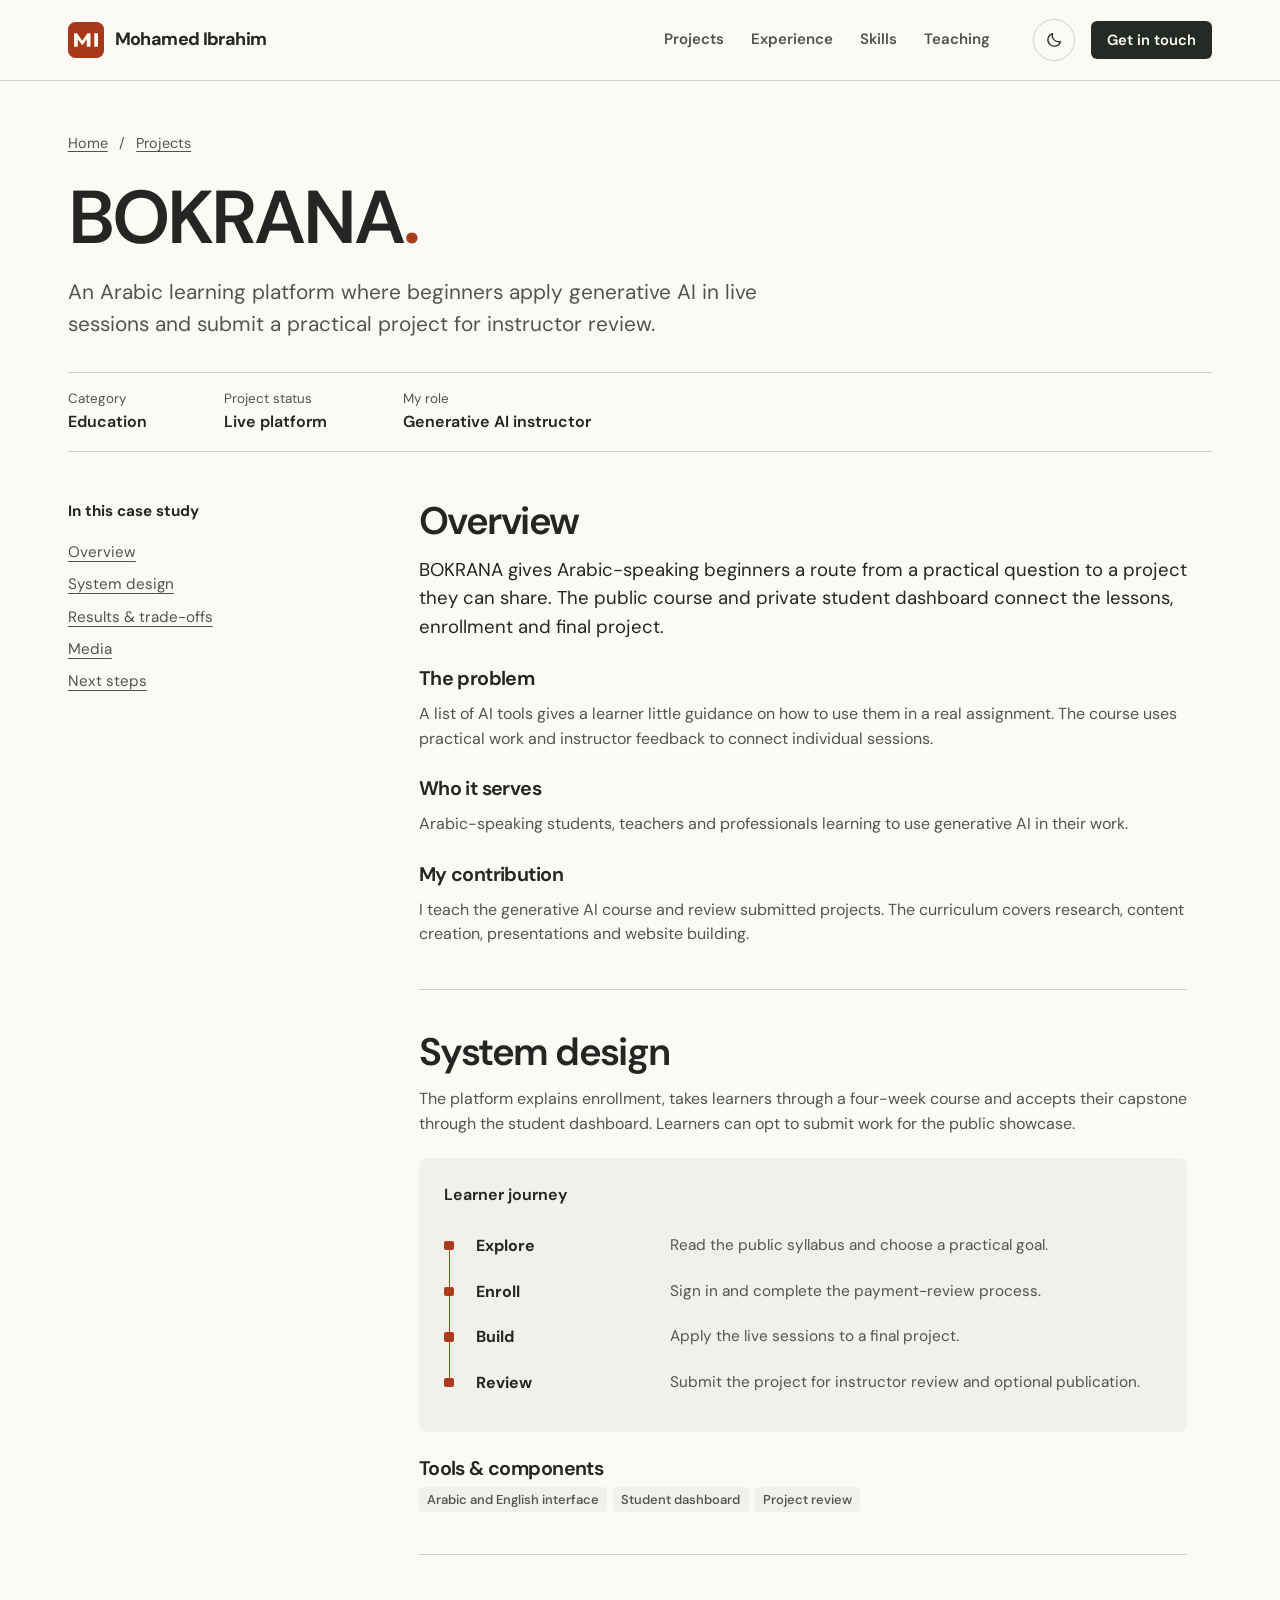
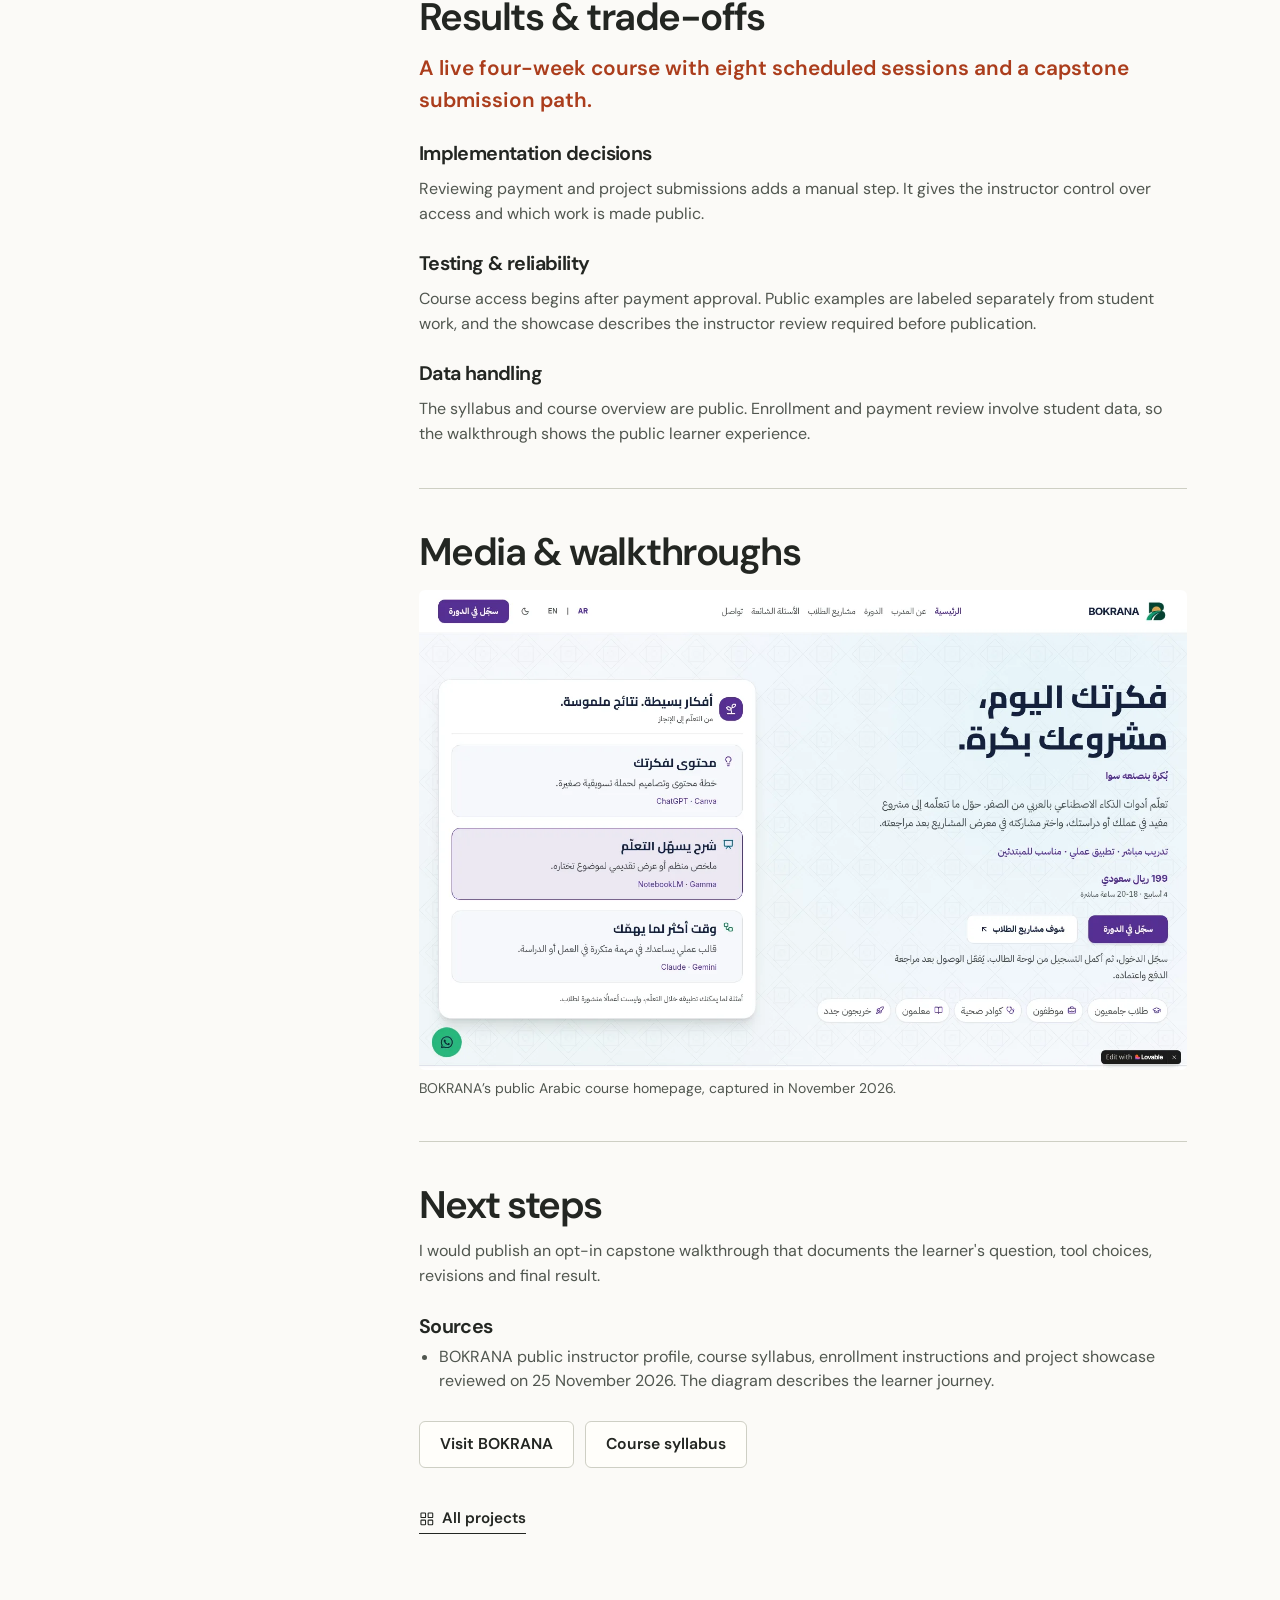
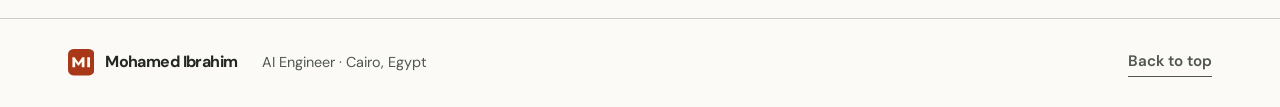
<file: projects/bokrana/index.html>
<!doctype html>
<html lang="en">
<head>
  <meta charset="utf-8">
  <meta name="viewport" content="width=device-width, initial-scale=1">
  <meta name="color-scheme" content="light dark">
  <title>BOKRANA · Mohamed Ibrahim</title>
  <meta name="description" content="An Arabic learning platform where beginners apply generative AI in live sessions and submit a practical project for instructor review.">
  <link rel="canonical" href="https://muhamedibrahim7.github.io/Portfolio/projects/bokrana/">
  <meta property="og:type" content="article">
  <meta property="og:title" content="BOKRANA · Mohamed Ibrahim">
  <meta property="og:description" content="An Arabic learning platform where beginners apply generative AI in live sessions and submit a practical project for instructor review.">
  <meta property="og:url" content="https://muhamedibrahim7.github.io/Portfolio/projects/bokrana/">
  <meta property="og:image" content="https://muhamedibrahim7.github.io/Portfolio/assets/og-image.png">
  <meta property="og:image:width" content="1200">
  <meta property="og:image:height" content="630">
  <meta property="og:image:alt" content="Mohamed Ibrahim, Applied AI Engineer based in Cairo">
  <meta name="twitter:card" content="summary_large_image">
  <meta name="twitter:title" content="BOKRANA · Mohamed Ibrahim">
  <meta name="twitter:description" content="An Arabic learning platform where beginners apply generative AI in live sessions and submit a practical project for instructor review.">
  <meta name="twitter:image" content="https://muhamedibrahim7.github.io/Portfolio/assets/og-image.png">
  <link rel="icon" href="../../assets/favicon.svg" type="image/svg+xml">
  <link rel="preload" href="../../assets/fonts/dm-sans-latin.woff2" as="font" type="font/woff2" crossorigin>
  <script>
    try {
      const saved = localStorage.getItem('theme');
      if (saved === 'light' || saved === 'dark') document.documentElement.dataset.theme = saved;
    } catch {}
  </script>
  <link rel="stylesheet" href="../../assets/styles.css">
  <script type="application/ld+json">{"@context": "https://schema.org", "@type": "Article", "headline": "BOKRANA", "description": "An Arabic learning platform where beginners apply generative AI in live sessions and submit a practical project for instructor review.", "author": {"@type": "Person", "name": "Mohamed Ibrahim", "@id": "https://muhamedibrahim7.github.io/Portfolio/#mohamed"}, "url": "https://muhamedibrahim7.github.io/Portfolio/projects/bokrana/"}</script>
  <script defer src="../../assets/main.js"></script>
</head>
<body id="top">
  <svg xmlns="http://www.w3.org/2000/svg" class="symbol-library" aria-hidden="true"><defs><symbol id="i-grid" viewBox="0 0 24 24"><rect x="3" y="3" width="7" height="7" rx="1"/><rect x="14" y="3" width="7" height="7" rx="1"/><rect x="3" y="14" width="7" height="7" rx="1"/><rect x="14" y="14" width="7" height="7" rx="1"/></symbol><symbol id="i-download" viewBox="0 0 24 24"><path d="M12 3v12m-5-5 5 5 5-5M4 16v4h16v-4"/></symbol><symbol id="i-location" viewBox="0 0 24 24"><path d="M19 10c0 5-7 11-7 11S5 15 5 10a7 7 0 1 1 14 0Z"/><circle cx="12" cy="10" r="2"/></symbol><symbol id="i-github" viewBox="0 0 24 24"><path d="M9 20c-4 1.2-4-2-6-2m12 4v-3.2c0-1 .1-1.7-.6-2.4 3-.3 6.1-1.4 6.1-6.6a5.1 5.1 0 0 0-1.4-3.6 4.8 4.8 0 0 0-.1-3.6s-1.2-.4-3.8 1.4a13 13 0 0 0-7 0C5.6 2.2 4.4 2.6 4.4 2.6a4.8 4.8 0 0 0-.1 3.6A5.1 5.1 0 0 0 3 9.8c0 5.2 3.1 6.3 6.1 6.6-.6.6-.8 1.4-.7 2.2V22"/></symbol><symbol id="i-linkedin" viewBox="0 0 24 24"><rect x="3" y="3" width="18" height="18" rx="2"/><path d="M7.5 10v7m0-10v.2M11.5 17v-7m0 3a3 3 0 0 1 6 0v4"/></symbol><symbol id="i-sun" viewBox="0 0 24 24"><circle cx="12" cy="12" r="3.5"/><path d="M12 2v2m0 16v2M2 12h2m16 0h2M4.9 4.9l1.4 1.4m11.4 11.4 1.4 1.4m0-14.2-1.4 1.4M6.3 17.7l-1.4 1.4"/></symbol><symbol id="i-moon" viewBox="0 0 24 24"><path d="M20.5 14A8.5 8.5 0 0 1 10 3.5a8.5 8.5 0 1 0 10.5 10.5Z"/></symbol><symbol id="i-menu" viewBox="0 0 24 24"><path d="M3 7h18M3 12h18M3 17h18"/></symbol><symbol id="i-close" viewBox="0 0 24 24"><path d="m5 5 14 14M19 5 5 19"/></symbol><symbol id="i-plus" viewBox="0 0 24 24"><path d="M5 12h14m-7-7v14"/></symbol><symbol id="i-file" viewBox="0 0 24 24"><path d="M6 3h8l4 4v14H6zM14 3v5h4m-9 5h6m-6 3h6"/></symbol><symbol id="i-check" viewBox="0 0 24 24"><path d="m4 12 5 5L20 6"/></symbol></defs></svg>
  <a class="skip" href="#main">Skip to content</a>
  <header class="masthead">
    <div class="wrap masthead-inner">
      <a href="../../#home" class="brand"><svg class="brand-mark" aria-hidden="true" viewBox="0 0 48 48"><rect width="48" height="48" rx="10"/><path d="M8 33V15h4l7 10 7-10h4v18h-5V23l-6 8-6-8v10Zm27-18h5v18h-5Z"/></svg> <span class="brand-long">Mohamed Ibrahim</span><span class="brand-short">M. Ibrahim</span><span class="sr-only">, home</span></a>
      <nav class="primary-nav" id="primary-nav" aria-label="Main navigation">
        <a href="../../projects/">Projects</a><a href="../../#experience">Experience</a><a href="../../#skills">Skills</a><a href="../../#teaching">Teaching</a>
      </nav>
      <div class="header-actions">
        <button class="icon-btn" id="theme-toggle" aria-label="Change color theme" hidden><svg class="icon icon-sun" aria-hidden="true"><use href="#i-sun"></use></svg><svg class="icon icon-moon" aria-hidden="true"><use href="#i-moon"></use></svg></button>
        <a class="nav-contact" href="../../#contact">Get in touch</a>
        <button class="icon-btn menu-toggle" id="menu-toggle" aria-expanded="false" aria-controls="primary-nav" aria-label="Open navigation" hidden><svg class="icon icon-menu" aria-hidden="true"><use href="#i-menu"></use></svg><svg class="icon icon-close" aria-hidden="true"><use href="#i-close"></use></svg></button>
      </div>
    </div>
  </header>
  <main id="main" tabindex="-1"><article class="case-study">
  <header class="wrap case-header">
    <nav class="breadcrumbs" aria-label="Breadcrumb"><a href="../../">Home</a><span aria-hidden="true">/</span><a href="../">Projects</a></nav>
    <h1>BOKRANA<span class="name-dot">.</span></h1><p class="intro">An Arabic learning platform where beginners apply generative AI in live sessions and submit a practical project for instructor review.</p>
    <dl class="case-facts"><div><dt>Category</dt><dd>Education</dd></div><div><dt>Project status</dt><dd>Live platform</dd></div><div><dt>My role</dt><dd>Generative AI instructor</dd></div></dl>
  </header>
  <div class="wrap case-layout">
    <aside class="case-aside"><nav aria-label="On this page"><strong>In this case study</strong><a href="#overview">Overview</a><a href="#architecture">System design</a><a href="#evaluation">Results &amp; trade-offs</a><a href="#media">Media</a><a href="#next">Next steps</a></nav></aside>
    <div class="case-body">
      <section id="overview"><h2>Overview</h2><p class="case-lead">BOKRANA gives Arabic-speaking beginners a route from a practical question to a project they can share. The public course and private student dashboard connect the lessons, enrollment and final project.</p><h3>The problem</h3><p>A list of AI tools gives a learner little guidance on how to use them in a real assignment. The course uses practical work and instructor feedback to connect individual sessions.</p><h3>Who it serves</h3><p>Arabic-speaking students, teachers and professionals learning to use generative AI in their work.</p><h3>My contribution</h3><p>I teach the generative AI course and review submitted projects. The curriculum covers research, content creation, presentations and website building.</p></section>
      <section id="architecture"><h2>System design</h2><p>The platform explains enrollment, takes learners through a four-week course and accepts their capstone through the student dashboard. Learners can opt to submit work for the public showcase.</p><figure class="flow"><figcaption>Learner journey</figcaption><ol><li><strong>Explore</strong><p>Read the public syllabus and choose a practical goal.</p></li><li><strong>Enroll</strong><p>Sign in and complete the payment-review process.</p></li><li><strong>Build</strong><p>Apply the live sessions to a final project.</p></li><li><strong>Review</strong><p>Submit the project for instructor review and optional publication.</p></li></ol></figure><h3>Tools &amp; components</h3><ul class="tags"><li>Arabic and English interface</li><li>Student dashboard</li><li>Project review</li></ul></section>
      <section id="evaluation"><h2>Results &amp; trade-offs</h2><p class="outcome-callout">A live four-week course with eight scheduled sessions and a capstone submission path.</p><h3>Implementation decisions</h3><p>Reviewing payment and project submissions adds a manual step. It gives the instructor control over access and which work is made public.</p><h3>Testing &amp; reliability</h3><p>Course access begins after payment approval. Public examples are labeled separately from student work, and the showcase describes the instructor review required before publication.</p><h3>Data handling</h3><p>The syllabus and course overview are public. Enrollment and payment review involve student data, so the walkthrough shows the public learner experience.</p></section>
<section id="media"><h2>Media &amp; walkthroughs</h2><figure class="media-item"><a href="../../assets/images/evidence-bokrana.webp"><img src="../../assets/images/evidence-bokrana.webp" alt="Arabic BOKRANA course homepage showing the practical AI course and enrollment link." width="1440" height="900" loading="lazy" decoding="async"></a><figcaption>BOKRANA’s public Arabic course homepage, captured in November 2026.</figcaption></figure></section>
      <section id="next"><h2>Next steps</h2><p>I would publish an opt-in capstone walkthrough that documents the learner&#x27;s question, tool choices, revisions and final result.</p><h3>Sources</h3><ul class="evidence-list"><li>BOKRANA public instructor profile, course syllabus, enrollment instructions and project showcase reviewed on 25 November 2026. The diagram describes the learner journey.</li></ul><div class="actions"><a class="button secondary" href="https://bokrana.lovable.app/">Visit BOKRANA</a><a class="button secondary" href="https://bokrana.lovable.app/en/course">Course syllabus</a></div></section>
      <a class="text-link" href="../"><svg class="icon icon-grid" aria-hidden="true"><use href="#i-grid"></use></svg> All projects</a>
    </div>
  </div>
</article>
</main>
  <footer>
    <div class="wrap footer-inner"><a class="brand" href="../../#home"><svg class="brand-mark" aria-hidden="true" viewBox="0 0 48 48"><rect width="48" height="48" rx="10"/><path d="M8 33V15h4l7 10 7-10h4v18h-5V23l-6 8-6-8v10Zm27-18h5v18h-5Z"/></svg><span>Mohamed Ibrahim</span></a><span>AI Engineer · Cairo, Egypt</span><a class="text-link" href="#top">Back to top</a></div>
  </footer>
</body>
</html>
</file>
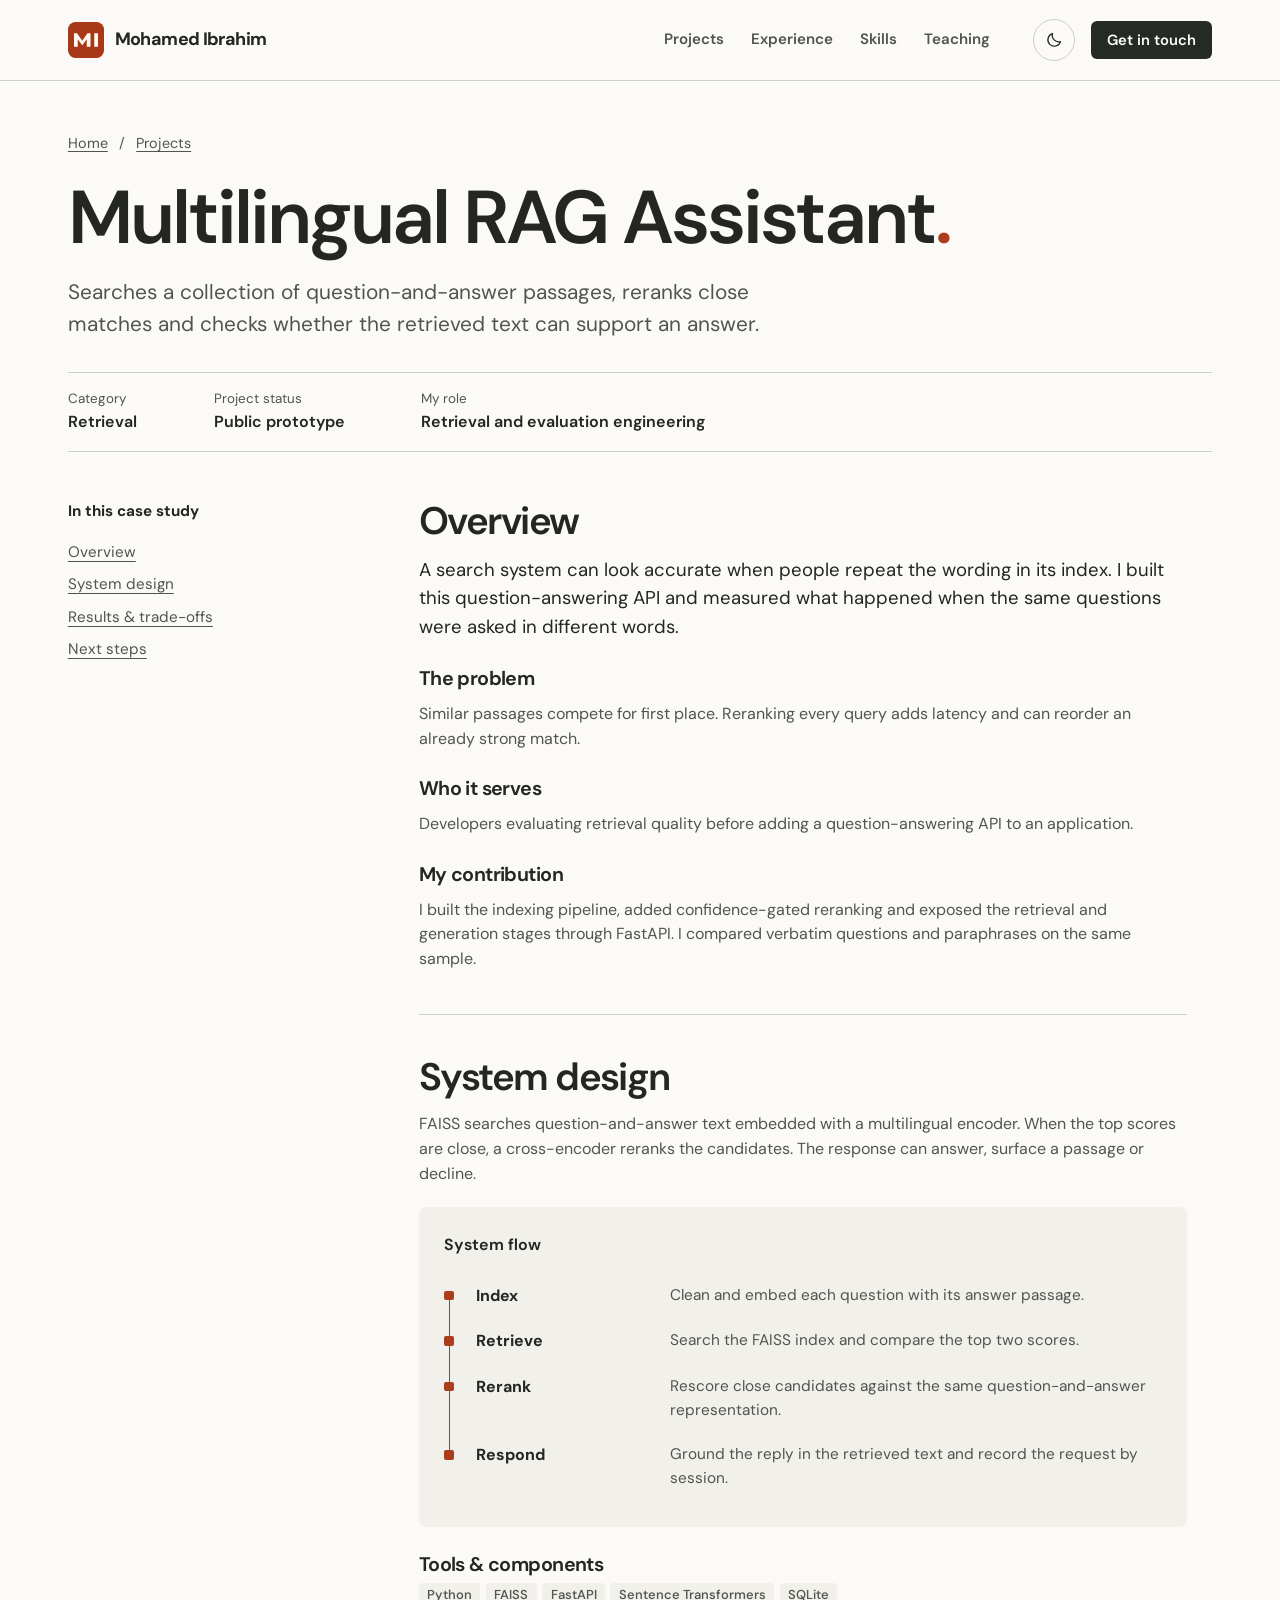
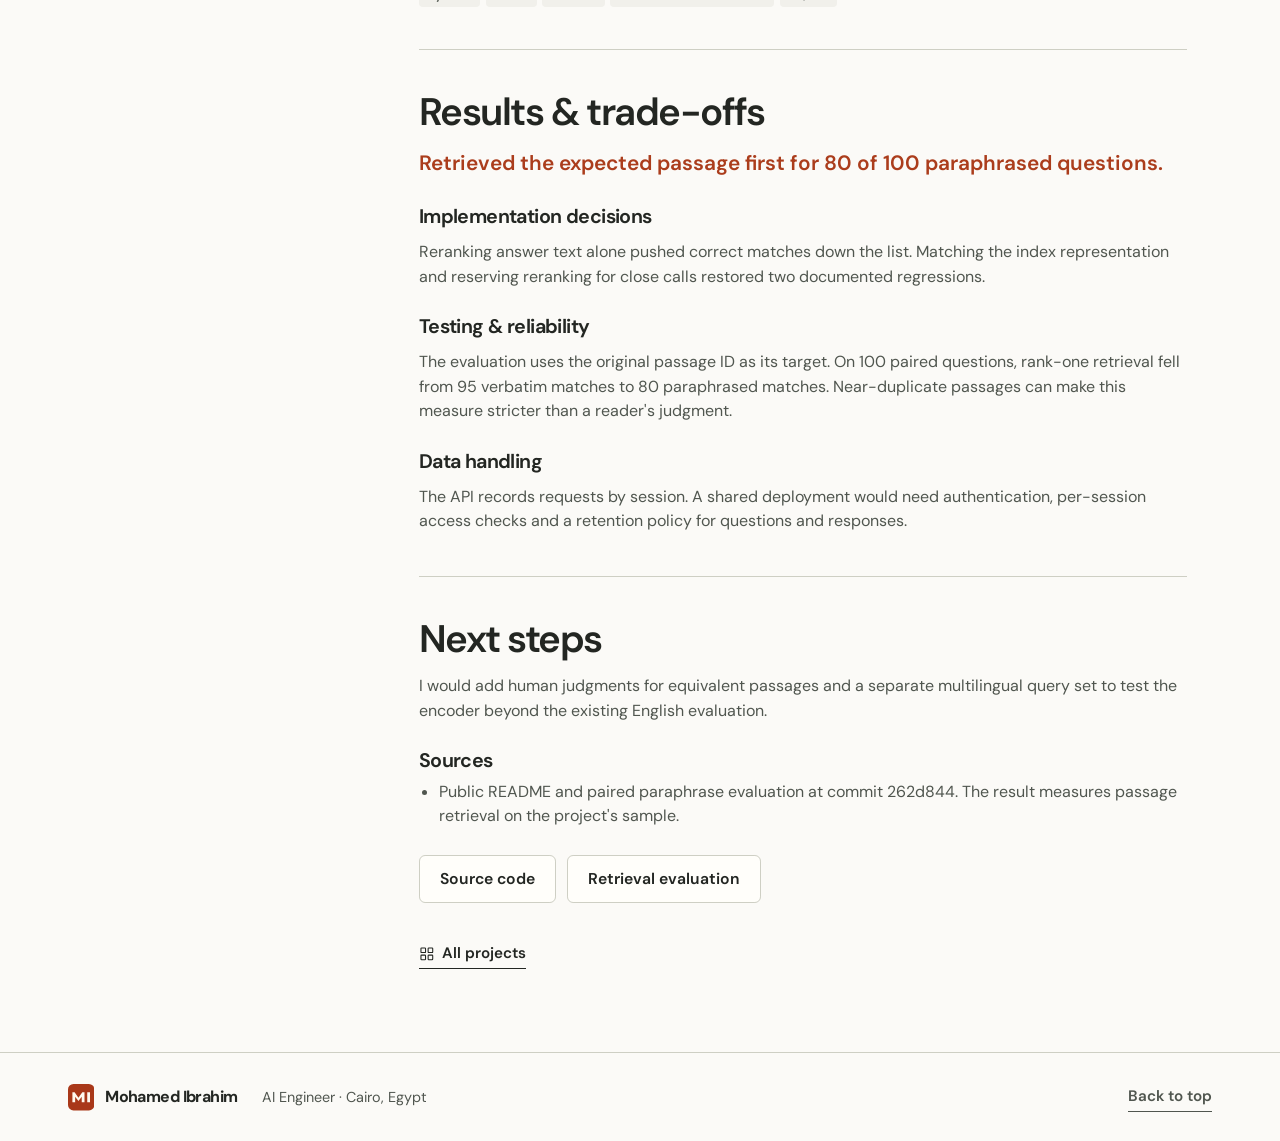
<file: projects/multilingual-rag/index.html>
<!doctype html>
<html lang="en">
<head>
  <meta charset="utf-8">
  <meta name="viewport" content="width=device-width, initial-scale=1">
  <meta name="color-scheme" content="light dark">
  <title>Multilingual RAG Assistant · Mohamed Ibrahim</title>
  <meta name="description" content="Searches a collection of question-and-answer passages, reranks close matches and checks whether the retrieved text can support an answer.">
  <link rel="canonical" href="https://muhamedibrahim7.github.io/Portfolio/projects/multilingual-rag/">
  <meta property="og:type" content="article">
  <meta property="og:title" content="Multilingual RAG Assistant · Mohamed Ibrahim">
  <meta property="og:description" content="Searches a collection of question-and-answer passages, reranks close matches and checks whether the retrieved text can support an answer.">
  <meta property="og:url" content="https://muhamedibrahim7.github.io/Portfolio/projects/multilingual-rag/">
  <meta property="og:image" content="https://muhamedibrahim7.github.io/Portfolio/assets/og-image.png">
  <meta property="og:image:width" content="1200">
  <meta property="og:image:height" content="630">
  <meta property="og:image:alt" content="Mohamed Ibrahim, Applied AI Engineer based in Cairo">
  <meta name="twitter:card" content="summary_large_image">
  <meta name="twitter:title" content="Multilingual RAG Assistant · Mohamed Ibrahim">
  <meta name="twitter:description" content="Searches a collection of question-and-answer passages, reranks close matches and checks whether the retrieved text can support an answer.">
  <meta name="twitter:image" content="https://muhamedibrahim7.github.io/Portfolio/assets/og-image.png">
  <link rel="icon" href="../../assets/favicon.svg" type="image/svg+xml">
  <link rel="preload" href="../../assets/fonts/dm-sans-latin.woff2" as="font" type="font/woff2" crossorigin>
  <script>
    try {
      const saved = localStorage.getItem('theme');
      if (saved === 'light' || saved === 'dark') document.documentElement.dataset.theme = saved;
    } catch {}
  </script>
  <link rel="stylesheet" href="../../assets/styles.css">
  <script type="application/ld+json">{"@context": "https://schema.org", "@type": "Article", "headline": "Multilingual RAG Assistant", "description": "Searches a collection of question-and-answer passages, reranks close matches and checks whether the retrieved text can support an answer.", "author": {"@type": "Person", "name": "Mohamed Ibrahim", "@id": "https://muhamedibrahim7.github.io/Portfolio/#mohamed"}, "url": "https://muhamedibrahim7.github.io/Portfolio/projects/multilingual-rag/"}</script>
  <script defer src="../../assets/main.js"></script>
</head>
<body id="top">
  <svg xmlns="http://www.w3.org/2000/svg" class="symbol-library" aria-hidden="true"><defs><symbol id="i-grid" viewBox="0 0 24 24"><rect x="3" y="3" width="7" height="7" rx="1"/><rect x="14" y="3" width="7" height="7" rx="1"/><rect x="3" y="14" width="7" height="7" rx="1"/><rect x="14" y="14" width="7" height="7" rx="1"/></symbol><symbol id="i-download" viewBox="0 0 24 24"><path d="M12 3v12m-5-5 5 5 5-5M4 16v4h16v-4"/></symbol><symbol id="i-location" viewBox="0 0 24 24"><path d="M19 10c0 5-7 11-7 11S5 15 5 10a7 7 0 1 1 14 0Z"/><circle cx="12" cy="10" r="2"/></symbol><symbol id="i-github" viewBox="0 0 24 24"><path d="M9 20c-4 1.2-4-2-6-2m12 4v-3.2c0-1 .1-1.7-.6-2.4 3-.3 6.1-1.4 6.1-6.6a5.1 5.1 0 0 0-1.4-3.6 4.8 4.8 0 0 0-.1-3.6s-1.2-.4-3.8 1.4a13 13 0 0 0-7 0C5.6 2.2 4.4 2.6 4.4 2.6a4.8 4.8 0 0 0-.1 3.6A5.1 5.1 0 0 0 3 9.8c0 5.2 3.1 6.3 6.1 6.6-.6.6-.8 1.4-.7 2.2V22"/></symbol><symbol id="i-linkedin" viewBox="0 0 24 24"><rect x="3" y="3" width="18" height="18" rx="2"/><path d="M7.5 10v7m0-10v.2M11.5 17v-7m0 3a3 3 0 0 1 6 0v4"/></symbol><symbol id="i-sun" viewBox="0 0 24 24"><circle cx="12" cy="12" r="3.5"/><path d="M12 2v2m0 16v2M2 12h2m16 0h2M4.9 4.9l1.4 1.4m11.4 11.4 1.4 1.4m0-14.2-1.4 1.4M6.3 17.7l-1.4 1.4"/></symbol><symbol id="i-moon" viewBox="0 0 24 24"><path d="M20.5 14A8.5 8.5 0 0 1 10 3.5a8.5 8.5 0 1 0 10.5 10.5Z"/></symbol><symbol id="i-menu" viewBox="0 0 24 24"><path d="M3 7h18M3 12h18M3 17h18"/></symbol><symbol id="i-close" viewBox="0 0 24 24"><path d="m5 5 14 14M19 5 5 19"/></symbol><symbol id="i-plus" viewBox="0 0 24 24"><path d="M5 12h14m-7-7v14"/></symbol><symbol id="i-file" viewBox="0 0 24 24"><path d="M6 3h8l4 4v14H6zM14 3v5h4m-9 5h6m-6 3h6"/></symbol><symbol id="i-check" viewBox="0 0 24 24"><path d="m4 12 5 5L20 6"/></symbol></defs></svg>
  <a class="skip" href="#main">Skip to content</a>
  <header class="masthead">
    <div class="wrap masthead-inner">
      <a href="../../#home" class="brand"><svg class="brand-mark" aria-hidden="true" viewBox="0 0 48 48"><rect width="48" height="48" rx="10"/><path d="M8 33V15h4l7 10 7-10h4v18h-5V23l-6 8-6-8v10Zm27-18h5v18h-5Z"/></svg> <span class="brand-long">Mohamed Ibrahim</span><span class="brand-short">M. Ibrahim</span><span class="sr-only">, home</span></a>
      <nav class="primary-nav" id="primary-nav" aria-label="Main navigation">
        <a href="../../projects/">Projects</a><a href="../../#experience">Experience</a><a href="../../#skills">Skills</a><a href="../../#teaching">Teaching</a>
      </nav>
      <div class="header-actions">
        <button class="icon-btn" id="theme-toggle" aria-label="Change color theme" hidden><svg class="icon icon-sun" aria-hidden="true"><use href="#i-sun"></use></svg><svg class="icon icon-moon" aria-hidden="true"><use href="#i-moon"></use></svg></button>
        <a class="nav-contact" href="../../#contact">Get in touch</a>
        <button class="icon-btn menu-toggle" id="menu-toggle" aria-expanded="false" aria-controls="primary-nav" aria-label="Open navigation" hidden><svg class="icon icon-menu" aria-hidden="true"><use href="#i-menu"></use></svg><svg class="icon icon-close" aria-hidden="true"><use href="#i-close"></use></svg></button>
      </div>
    </div>
  </header>
  <main id="main" tabindex="-1"><article class="case-study">
  <header class="wrap case-header">
    <nav class="breadcrumbs" aria-label="Breadcrumb"><a href="../../">Home</a><span aria-hidden="true">/</span><a href="../">Projects</a></nav>
    <h1>Multilingual RAG Assistant<span class="name-dot">.</span></h1><p class="intro">Searches a collection of question-and-answer passages, reranks close matches and checks whether the retrieved text can support an answer.</p>
    <dl class="case-facts"><div><dt>Category</dt><dd>Retrieval</dd></div><div><dt>Project status</dt><dd>Public prototype</dd></div><div><dt>My role</dt><dd>Retrieval and evaluation engineering</dd></div></dl>
  </header>
  <div class="wrap case-layout">
    <aside class="case-aside"><nav aria-label="On this page"><strong>In this case study</strong><a href="#overview">Overview</a><a href="#architecture">System design</a><a href="#evaluation">Results &amp; trade-offs</a><a href="#next">Next steps</a></nav></aside>
    <div class="case-body">
      <section id="overview"><h2>Overview</h2><p class="case-lead">A search system can look accurate when people repeat the wording in its index. I built this question-answering API and measured what happened when the same questions were asked in different words.</p><h3>The problem</h3><p>Similar passages compete for first place. Reranking every query adds latency and can reorder an already strong match.</p><h3>Who it serves</h3><p>Developers evaluating retrieval quality before adding a question-answering API to an application.</p><h3>My contribution</h3><p>I built the indexing pipeline, added confidence-gated reranking and exposed the retrieval and generation stages through FastAPI. I compared verbatim questions and paraphrases on the same sample.</p></section>
      <section id="architecture"><h2>System design</h2><p>FAISS searches question-and-answer text embedded with a multilingual encoder. When the top scores are close, a cross-encoder reranks the candidates. The response can answer, surface a passage or decline.</p><figure class="flow"><figcaption>System flow</figcaption><ol><li><strong>Index</strong><p>Clean and embed each question with its answer passage.</p></li><li><strong>Retrieve</strong><p>Search the FAISS index and compare the top two scores.</p></li><li><strong>Rerank</strong><p>Rescore close candidates against the same question-and-answer representation.</p></li><li><strong>Respond</strong><p>Ground the reply in the retrieved text and record the request by session.</p></li></ol></figure><h3>Tools &amp; components</h3><ul class="tags"><li>Python</li><li>FAISS</li><li>FastAPI</li><li>Sentence Transformers</li><li>SQLite</li></ul></section>
      <section id="evaluation"><h2>Results &amp; trade-offs</h2><p class="outcome-callout">Retrieved the expected passage first for 80 of 100 paraphrased questions.</p><h3>Implementation decisions</h3><p>Reranking answer text alone pushed correct matches down the list. Matching the index representation and reserving reranking for close calls restored two documented regressions.</p><h3>Testing &amp; reliability</h3><p>The evaluation uses the original passage ID as its target. On 100 paired questions, rank-one retrieval fell from 95 verbatim matches to 80 paraphrased matches. Near-duplicate passages can make this measure stricter than a reader&#x27;s judgment.</p><h3>Data handling</h3><p>The API records requests by session. A shared deployment would need authentication, per-session access checks and a retention policy for questions and responses.</p></section>

      <section id="next"><h2>Next steps</h2><p>I would add human judgments for equivalent passages and a separate multilingual query set to test the encoder beyond the existing English evaluation.</p><h3>Sources</h3><ul class="evidence-list"><li>Public README and paired paraphrase evaluation at commit 262d844. The result measures passage retrieval on the project&#x27;s sample.</li></ul><div class="actions"><a class="button secondary" href="https://github.com/MuhamedIbraHim7/Q-A-Rag-System">Source code</a><a class="button secondary" href="https://github.com/MuhamedIbraHim7/Q-A-Rag-System/blob/262d844149e5b48c823b349dfdc4a64dce33640a/logs/paraphrase_eval_report.json">Retrieval evaluation</a></div></section>
      <a class="text-link" href="../"><svg class="icon icon-grid" aria-hidden="true"><use href="#i-grid"></use></svg> All projects</a>
    </div>
  </div>
</article>
</main>
  <footer>
    <div class="wrap footer-inner"><a class="brand" href="../../#home"><svg class="brand-mark" aria-hidden="true" viewBox="0 0 48 48"><rect width="48" height="48" rx="10"/><path d="M8 33V15h4l7 10 7-10h4v18h-5V23l-6 8-6-8v10Zm27-18h5v18h-5Z"/></svg><span>Mohamed Ibrahim</span></a><span>AI Engineer · Cairo, Egypt</span><a class="text-link" href="#top">Back to top</a></div>
  </footer>
</body>
</html>
</file>
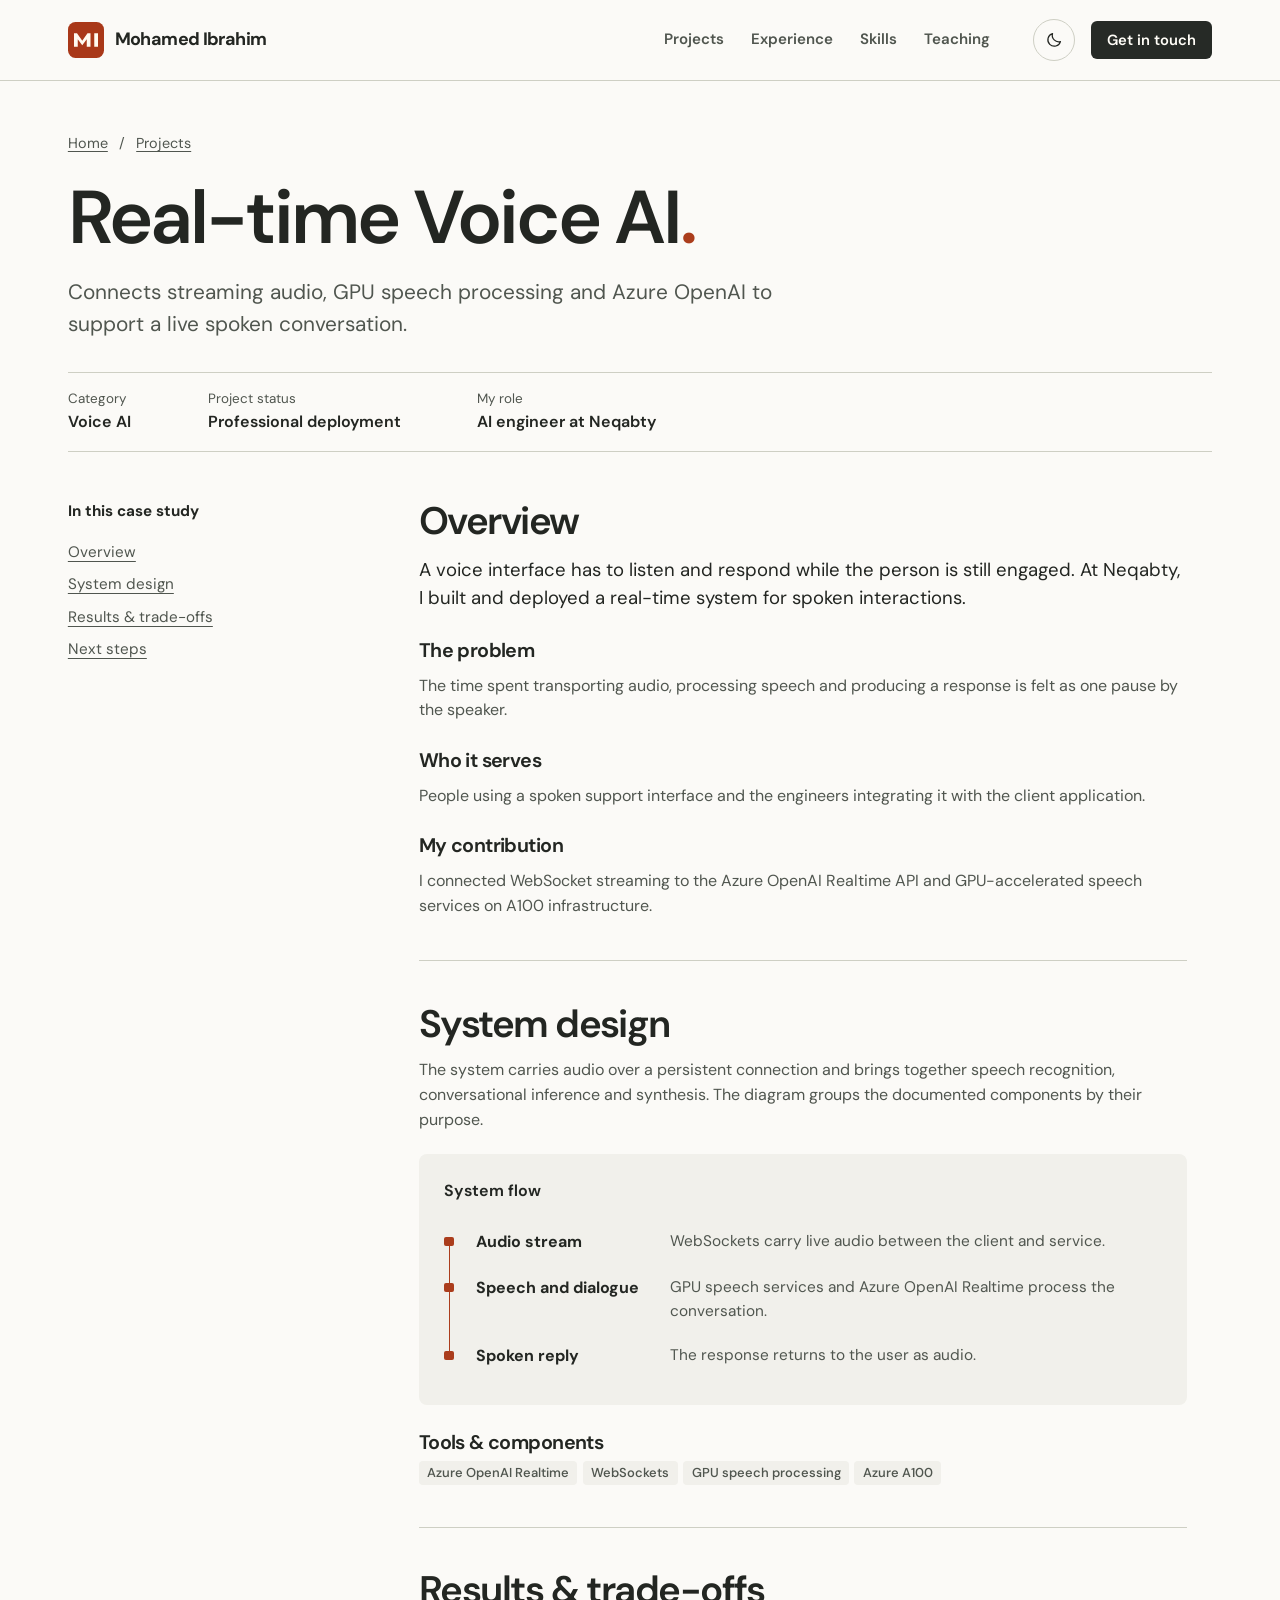
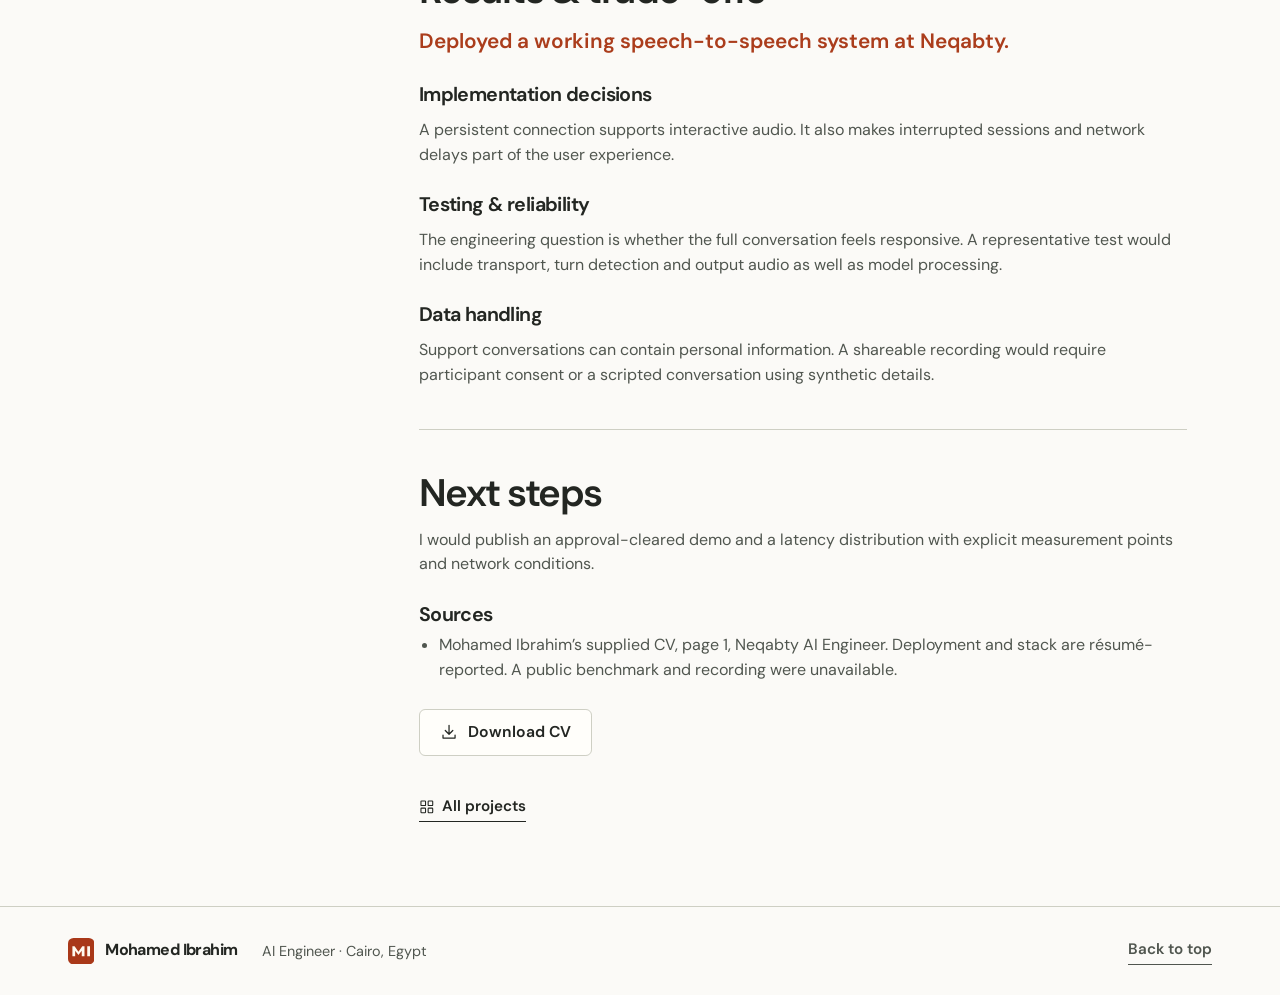
<file: projects/real-time-voice/index.html>
<!doctype html>
<html lang="en">
<head>
  <meta charset="utf-8">
  <meta name="viewport" content="width=device-width, initial-scale=1">
  <meta name="color-scheme" content="light dark">
  <title>Real-time Voice AI · Mohamed Ibrahim</title>
  <meta name="description" content="Connects streaming audio, GPU speech processing and Azure OpenAI to support a live spoken conversation.">
  <link rel="canonical" href="https://muhamedibrahim7.github.io/Portfolio/projects/real-time-voice/">
  <meta property="og:type" content="article">
  <meta property="og:title" content="Real-time Voice AI · Mohamed Ibrahim">
  <meta property="og:description" content="Connects streaming audio, GPU speech processing and Azure OpenAI to support a live spoken conversation.">
  <meta property="og:url" content="https://muhamedibrahim7.github.io/Portfolio/projects/real-time-voice/">
  <meta property="og:image" content="https://muhamedibrahim7.github.io/Portfolio/assets/og-image.png">
  <meta property="og:image:width" content="1200">
  <meta property="og:image:height" content="630">
  <meta property="og:image:alt" content="Mohamed Ibrahim, Applied AI Engineer based in Cairo">
  <meta name="twitter:card" content="summary_large_image">
  <meta name="twitter:title" content="Real-time Voice AI · Mohamed Ibrahim">
  <meta name="twitter:description" content="Connects streaming audio, GPU speech processing and Azure OpenAI to support a live spoken conversation.">
  <meta name="twitter:image" content="https://muhamedibrahim7.github.io/Portfolio/assets/og-image.png">
  <link rel="icon" href="../../assets/favicon.svg" type="image/svg+xml">
  <link rel="preload" href="../../assets/fonts/dm-sans-latin.woff2" as="font" type="font/woff2" crossorigin>
  <script>
    try {
      const saved = localStorage.getItem('theme');
      if (saved === 'light' || saved === 'dark') document.documentElement.dataset.theme = saved;
    } catch {}
  </script>
  <link rel="stylesheet" href="../../assets/styles.css">
  <script type="application/ld+json">{"@context": "https://schema.org", "@type": "Article", "headline": "Real-time Voice AI", "description": "Connects streaming audio, GPU speech processing and Azure OpenAI to support a live spoken conversation.", "author": {"@type": "Person", "name": "Mohamed Ibrahim", "@id": "https://muhamedibrahim7.github.io/Portfolio/#mohamed"}, "url": "https://muhamedibrahim7.github.io/Portfolio/projects/real-time-voice/"}</script>
  <script defer src="../../assets/main.js"></script>
</head>
<body id="top">
  <svg xmlns="http://www.w3.org/2000/svg" class="symbol-library" aria-hidden="true"><defs><symbol id="i-grid" viewBox="0 0 24 24"><rect x="3" y="3" width="7" height="7" rx="1"/><rect x="14" y="3" width="7" height="7" rx="1"/><rect x="3" y="14" width="7" height="7" rx="1"/><rect x="14" y="14" width="7" height="7" rx="1"/></symbol><symbol id="i-download" viewBox="0 0 24 24"><path d="M12 3v12m-5-5 5 5 5-5M4 16v4h16v-4"/></symbol><symbol id="i-location" viewBox="0 0 24 24"><path d="M19 10c0 5-7 11-7 11S5 15 5 10a7 7 0 1 1 14 0Z"/><circle cx="12" cy="10" r="2"/></symbol><symbol id="i-github" viewBox="0 0 24 24"><path d="M9 20c-4 1.2-4-2-6-2m12 4v-3.2c0-1 .1-1.7-.6-2.4 3-.3 6.1-1.4 6.1-6.6a5.1 5.1 0 0 0-1.4-3.6 4.8 4.8 0 0 0-.1-3.6s-1.2-.4-3.8 1.4a13 13 0 0 0-7 0C5.6 2.2 4.4 2.6 4.4 2.6a4.8 4.8 0 0 0-.1 3.6A5.1 5.1 0 0 0 3 9.8c0 5.2 3.1 6.3 6.1 6.6-.6.6-.8 1.4-.7 2.2V22"/></symbol><symbol id="i-linkedin" viewBox="0 0 24 24"><rect x="3" y="3" width="18" height="18" rx="2"/><path d="M7.5 10v7m0-10v.2M11.5 17v-7m0 3a3 3 0 0 1 6 0v4"/></symbol><symbol id="i-sun" viewBox="0 0 24 24"><circle cx="12" cy="12" r="3.5"/><path d="M12 2v2m0 16v2M2 12h2m16 0h2M4.9 4.9l1.4 1.4m11.4 11.4 1.4 1.4m0-14.2-1.4 1.4M6.3 17.7l-1.4 1.4"/></symbol><symbol id="i-moon" viewBox="0 0 24 24"><path d="M20.5 14A8.5 8.5 0 0 1 10 3.5a8.5 8.5 0 1 0 10.5 10.5Z"/></symbol><symbol id="i-menu" viewBox="0 0 24 24"><path d="M3 7h18M3 12h18M3 17h18"/></symbol><symbol id="i-close" viewBox="0 0 24 24"><path d="m5 5 14 14M19 5 5 19"/></symbol><symbol id="i-plus" viewBox="0 0 24 24"><path d="M5 12h14m-7-7v14"/></symbol><symbol id="i-file" viewBox="0 0 24 24"><path d="M6 3h8l4 4v14H6zM14 3v5h4m-9 5h6m-6 3h6"/></symbol><symbol id="i-check" viewBox="0 0 24 24"><path d="m4 12 5 5L20 6"/></symbol></defs></svg>
  <a class="skip" href="#main">Skip to content</a>
  <header class="masthead">
    <div class="wrap masthead-inner">
      <a href="../../#home" class="brand"><svg class="brand-mark" aria-hidden="true" viewBox="0 0 48 48"><rect width="48" height="48" rx="10"/><path d="M8 33V15h4l7 10 7-10h4v18h-5V23l-6 8-6-8v10Zm27-18h5v18h-5Z"/></svg> <span class="brand-long">Mohamed Ibrahim</span><span class="brand-short">M. Ibrahim</span><span class="sr-only">, home</span></a>
      <nav class="primary-nav" id="primary-nav" aria-label="Main navigation">
        <a href="../../projects/">Projects</a><a href="../../#experience">Experience</a><a href="../../#skills">Skills</a><a href="../../#teaching">Teaching</a>
      </nav>
      <div class="header-actions">
        <button class="icon-btn" id="theme-toggle" aria-label="Change color theme" hidden><svg class="icon icon-sun" aria-hidden="true"><use href="#i-sun"></use></svg><svg class="icon icon-moon" aria-hidden="true"><use href="#i-moon"></use></svg></button>
        <a class="nav-contact" href="../../#contact">Get in touch</a>
        <button class="icon-btn menu-toggle" id="menu-toggle" aria-expanded="false" aria-controls="primary-nav" aria-label="Open navigation" hidden><svg class="icon icon-menu" aria-hidden="true"><use href="#i-menu"></use></svg><svg class="icon icon-close" aria-hidden="true"><use href="#i-close"></use></svg></button>
      </div>
    </div>
  </header>
  <main id="main" tabindex="-1"><article class="case-study">
  <header class="wrap case-header">
    <nav class="breadcrumbs" aria-label="Breadcrumb"><a href="../../">Home</a><span aria-hidden="true">/</span><a href="../">Projects</a></nav>
    <h1>Real-time Voice AI<span class="name-dot">.</span></h1><p class="intro">Connects streaming audio, GPU speech processing and Azure OpenAI to support a live spoken conversation.</p>
    <dl class="case-facts"><div><dt>Category</dt><dd>Voice AI</dd></div><div><dt>Project status</dt><dd>Professional deployment</dd></div><div><dt>My role</dt><dd>AI engineer at Neqabty</dd></div></dl>
  </header>
  <div class="wrap case-layout">
    <aside class="case-aside"><nav aria-label="On this page"><strong>In this case study</strong><a href="#overview">Overview</a><a href="#architecture">System design</a><a href="#evaluation">Results &amp; trade-offs</a><a href="#next">Next steps</a></nav></aside>
    <div class="case-body">
      <section id="overview"><h2>Overview</h2><p class="case-lead">A voice interface has to listen and respond while the person is still engaged. At Neqabty, I built and deployed a real-time system for spoken interactions.</p><h3>The problem</h3><p>The time spent transporting audio, processing speech and producing a response is felt as one pause by the speaker.</p><h3>Who it serves</h3><p>People using a spoken support interface and the engineers integrating it with the client application.</p><h3>My contribution</h3><p>I connected WebSocket streaming to the Azure OpenAI Realtime API and GPU-accelerated speech services on A100 infrastructure.</p></section>
      <section id="architecture"><h2>System design</h2><p>The system carries audio over a persistent connection and brings together speech recognition, conversational inference and synthesis. The diagram groups the documented components by their purpose.</p><figure class="flow"><figcaption>System flow</figcaption><ol><li><strong>Audio stream</strong><p>WebSockets carry live audio between the client and service.</p></li><li><strong>Speech and dialogue</strong><p>GPU speech services and Azure OpenAI Realtime process the conversation.</p></li><li><strong>Spoken reply</strong><p>The response returns to the user as audio.</p></li></ol></figure><h3>Tools &amp; components</h3><ul class="tags"><li>Azure OpenAI Realtime</li><li>WebSockets</li><li>GPU speech processing</li><li>Azure A100</li></ul></section>
      <section id="evaluation"><h2>Results &amp; trade-offs</h2><p class="outcome-callout">Deployed a working speech-to-speech system at Neqabty.</p><h3>Implementation decisions</h3><p>A persistent connection supports interactive audio. It also makes interrupted sessions and network delays part of the user experience.</p><h3>Testing &amp; reliability</h3><p>The engineering question is whether the full conversation feels responsive. A representative test would include transport, turn detection and output audio as well as model processing.</p><h3>Data handling</h3><p>Support conversations can contain personal information. A shareable recording would require participant consent or a scripted conversation using synthetic details.</p></section>

      <section id="next"><h2>Next steps</h2><p>I would publish an approval-cleared demo and a latency distribution with explicit measurement points and network conditions.</p><h3>Sources</h3><ul class="evidence-list"><li>Mohamed Ibrahim’s supplied CV, page 1, Neqabty AI Engineer. Deployment and stack are résumé-reported. A public benchmark and recording were unavailable.</li></ul><div class="actions"><a class="button secondary" download href="../../Mohamed-Ibrahim-AI-Engineer.pdf"><svg class="icon icon-download" aria-hidden="true"><use href="#i-download"></use></svg> Download CV</a></div></section>
      <a class="text-link" href="../"><svg class="icon icon-grid" aria-hidden="true"><use href="#i-grid"></use></svg> All projects</a>
    </div>
  </div>
</article>
</main>
  <footer>
    <div class="wrap footer-inner"><a class="brand" href="../../#home"><svg class="brand-mark" aria-hidden="true" viewBox="0 0 48 48"><rect width="48" height="48" rx="10"/><path d="M8 33V15h4l7 10 7-10h4v18h-5V23l-6 8-6-8v10Zm27-18h5v18h-5Z"/></svg><span>Mohamed Ibrahim</span></a><span>AI Engineer · Cairo, Egypt</span><a class="text-link" href="#top">Back to top</a></div>
  </footer>
</body>
</html>
</file>
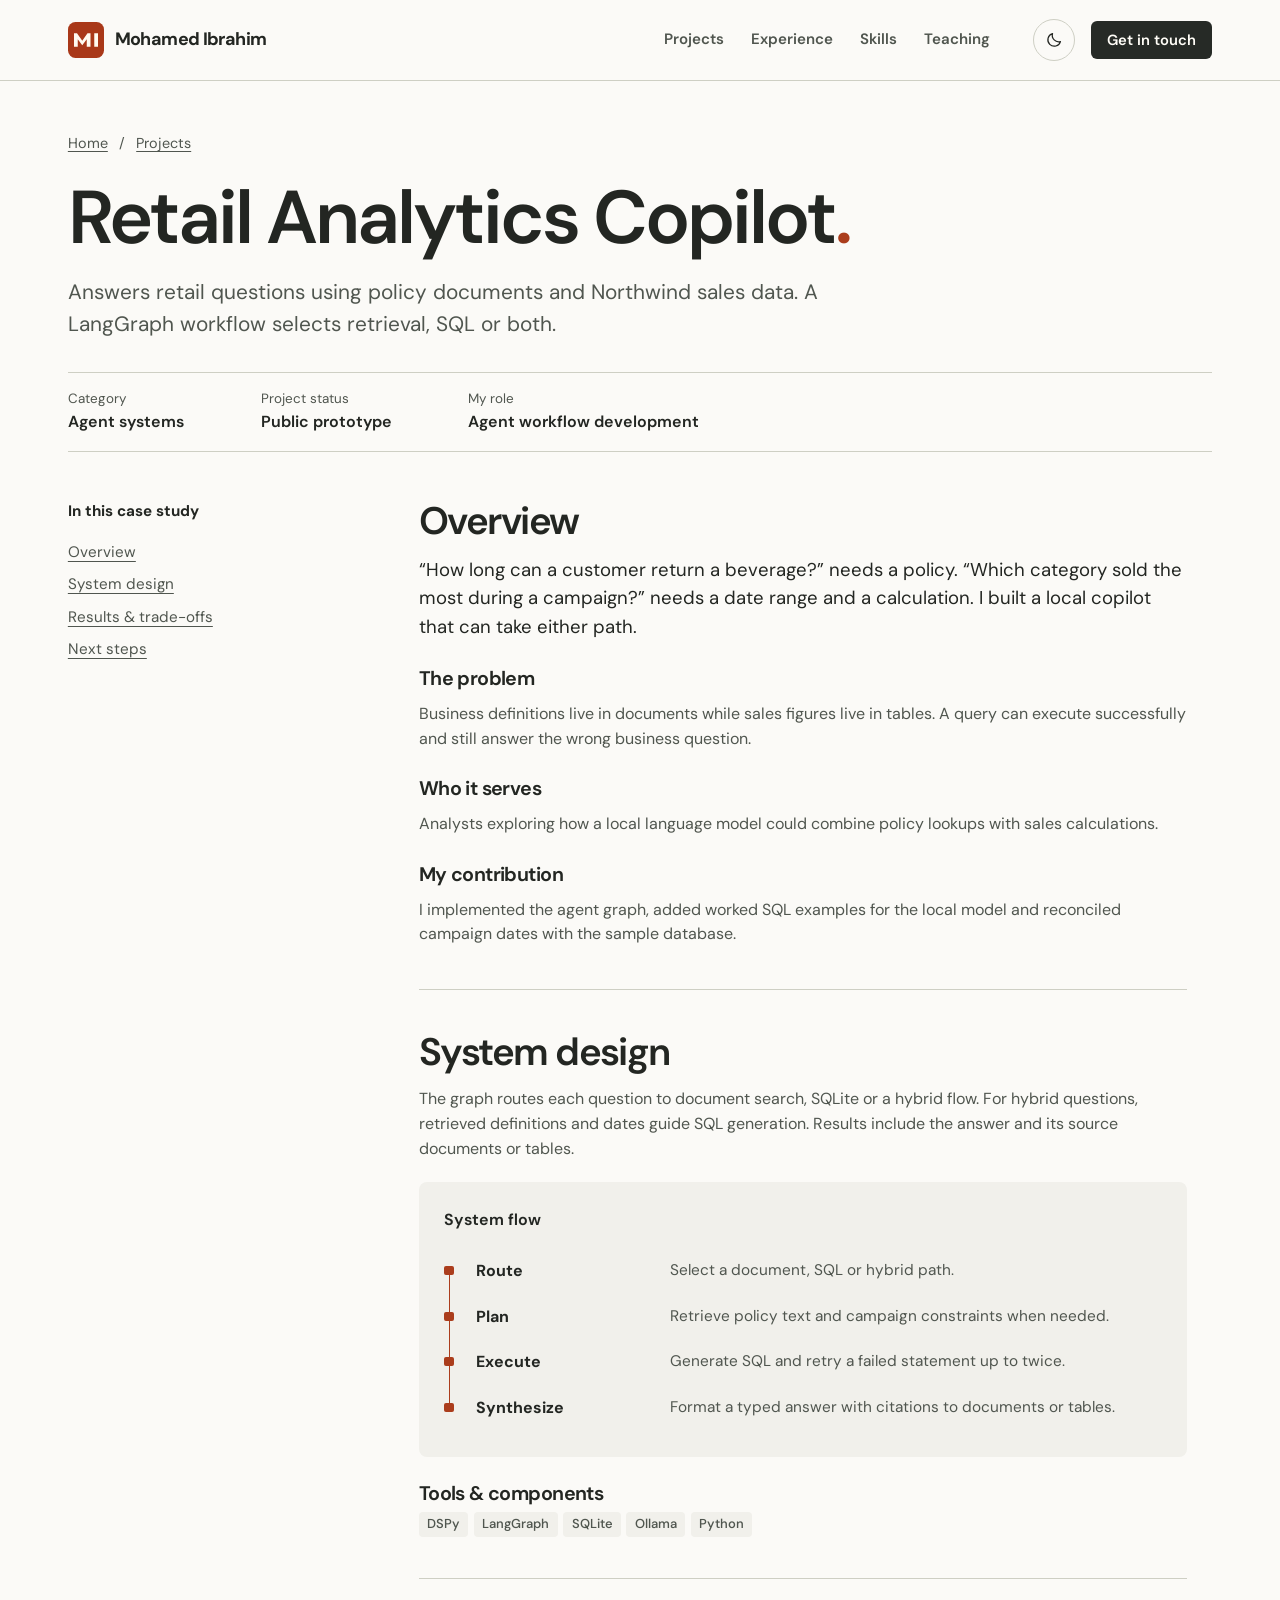
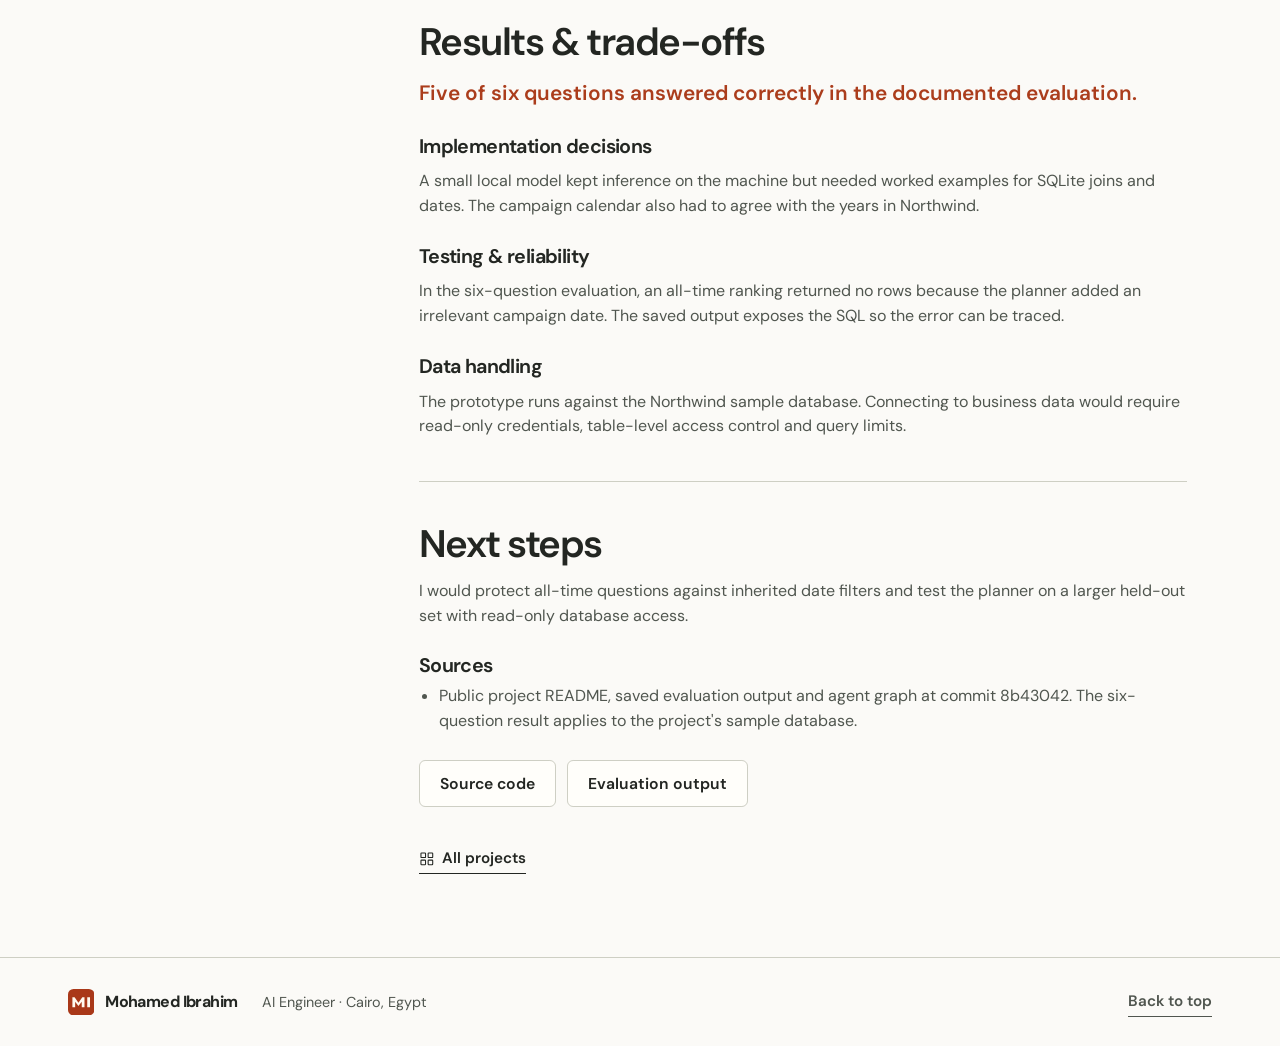
<file: projects/retail-analytics-copilot/index.html>
<!doctype html>
<html lang="en">
<head>
  <meta charset="utf-8">
  <meta name="viewport" content="width=device-width, initial-scale=1">
  <meta name="color-scheme" content="light dark">
  <title>Retail Analytics Copilot · Mohamed Ibrahim</title>
  <meta name="description" content="Answers retail questions using policy documents and Northwind sales data. A LangGraph workflow selects retrieval, SQL or both.">
  <link rel="canonical" href="https://muhamedibrahim7.github.io/Portfolio/projects/retail-analytics-copilot/">
  <meta property="og:type" content="article">
  <meta property="og:title" content="Retail Analytics Copilot · Mohamed Ibrahim">
  <meta property="og:description" content="Answers retail questions using policy documents and Northwind sales data. A LangGraph workflow selects retrieval, SQL or both.">
  <meta property="og:url" content="https://muhamedibrahim7.github.io/Portfolio/projects/retail-analytics-copilot/">
  <meta property="og:image" content="https://muhamedibrahim7.github.io/Portfolio/assets/og-image.png">
  <meta property="og:image:width" content="1200">
  <meta property="og:image:height" content="630">
  <meta property="og:image:alt" content="Mohamed Ibrahim, Applied AI Engineer based in Cairo">
  <meta name="twitter:card" content="summary_large_image">
  <meta name="twitter:title" content="Retail Analytics Copilot · Mohamed Ibrahim">
  <meta name="twitter:description" content="Answers retail questions using policy documents and Northwind sales data. A LangGraph workflow selects retrieval, SQL or both.">
  <meta name="twitter:image" content="https://muhamedibrahim7.github.io/Portfolio/assets/og-image.png">
  <link rel="icon" href="../../assets/favicon.svg" type="image/svg+xml">
  <link rel="preload" href="../../assets/fonts/dm-sans-latin.woff2" as="font" type="font/woff2" crossorigin>
  <script>
    try {
      const saved = localStorage.getItem('theme');
      if (saved === 'light' || saved === 'dark') document.documentElement.dataset.theme = saved;
    } catch {}
  </script>
  <link rel="stylesheet" href="../../assets/styles.css">
  <script type="application/ld+json">{"@context": "https://schema.org", "@type": "Article", "headline": "Retail Analytics Copilot", "description": "Answers retail questions using policy documents and Northwind sales data. A LangGraph workflow selects retrieval, SQL or both.", "author": {"@type": "Person", "name": "Mohamed Ibrahim", "@id": "https://muhamedibrahim7.github.io/Portfolio/#mohamed"}, "url": "https://muhamedibrahim7.github.io/Portfolio/projects/retail-analytics-copilot/"}</script>
  <script defer src="../../assets/main.js"></script>
</head>
<body id="top">
  <svg xmlns="http://www.w3.org/2000/svg" class="symbol-library" aria-hidden="true"><defs><symbol id="i-grid" viewBox="0 0 24 24"><rect x="3" y="3" width="7" height="7" rx="1"/><rect x="14" y="3" width="7" height="7" rx="1"/><rect x="3" y="14" width="7" height="7" rx="1"/><rect x="14" y="14" width="7" height="7" rx="1"/></symbol><symbol id="i-download" viewBox="0 0 24 24"><path d="M12 3v12m-5-5 5 5 5-5M4 16v4h16v-4"/></symbol><symbol id="i-location" viewBox="0 0 24 24"><path d="M19 10c0 5-7 11-7 11S5 15 5 10a7 7 0 1 1 14 0Z"/><circle cx="12" cy="10" r="2"/></symbol><symbol id="i-github" viewBox="0 0 24 24"><path d="M9 20c-4 1.2-4-2-6-2m12 4v-3.2c0-1 .1-1.7-.6-2.4 3-.3 6.1-1.4 6.1-6.6a5.1 5.1 0 0 0-1.4-3.6 4.8 4.8 0 0 0-.1-3.6s-1.2-.4-3.8 1.4a13 13 0 0 0-7 0C5.6 2.2 4.4 2.6 4.4 2.6a4.8 4.8 0 0 0-.1 3.6A5.1 5.1 0 0 0 3 9.8c0 5.2 3.1 6.3 6.1 6.6-.6.6-.8 1.4-.7 2.2V22"/></symbol><symbol id="i-linkedin" viewBox="0 0 24 24"><rect x="3" y="3" width="18" height="18" rx="2"/><path d="M7.5 10v7m0-10v.2M11.5 17v-7m0 3a3 3 0 0 1 6 0v4"/></symbol><symbol id="i-sun" viewBox="0 0 24 24"><circle cx="12" cy="12" r="3.5"/><path d="M12 2v2m0 16v2M2 12h2m16 0h2M4.9 4.9l1.4 1.4m11.4 11.4 1.4 1.4m0-14.2-1.4 1.4M6.3 17.7l-1.4 1.4"/></symbol><symbol id="i-moon" viewBox="0 0 24 24"><path d="M20.5 14A8.5 8.5 0 0 1 10 3.5a8.5 8.5 0 1 0 10.5 10.5Z"/></symbol><symbol id="i-menu" viewBox="0 0 24 24"><path d="M3 7h18M3 12h18M3 17h18"/></symbol><symbol id="i-close" viewBox="0 0 24 24"><path d="m5 5 14 14M19 5 5 19"/></symbol><symbol id="i-plus" viewBox="0 0 24 24"><path d="M5 12h14m-7-7v14"/></symbol><symbol id="i-file" viewBox="0 0 24 24"><path d="M6 3h8l4 4v14H6zM14 3v5h4m-9 5h6m-6 3h6"/></symbol><symbol id="i-check" viewBox="0 0 24 24"><path d="m4 12 5 5L20 6"/></symbol></defs></svg>
  <a class="skip" href="#main">Skip to content</a>
  <header class="masthead">
    <div class="wrap masthead-inner">
      <a href="../../#home" class="brand"><svg class="brand-mark" aria-hidden="true" viewBox="0 0 48 48"><rect width="48" height="48" rx="10"/><path d="M8 33V15h4l7 10 7-10h4v18h-5V23l-6 8-6-8v10Zm27-18h5v18h-5Z"/></svg> <span class="brand-long">Mohamed Ibrahim</span><span class="brand-short">M. Ibrahim</span><span class="sr-only">, home</span></a>
      <nav class="primary-nav" id="primary-nav" aria-label="Main navigation">
        <a href="../../projects/">Projects</a><a href="../../#experience">Experience</a><a href="../../#skills">Skills</a><a href="../../#teaching">Teaching</a>
      </nav>
      <div class="header-actions">
        <button class="icon-btn" id="theme-toggle" aria-label="Change color theme" hidden><svg class="icon icon-sun" aria-hidden="true"><use href="#i-sun"></use></svg><svg class="icon icon-moon" aria-hidden="true"><use href="#i-moon"></use></svg></button>
        <a class="nav-contact" href="../../#contact">Get in touch</a>
        <button class="icon-btn menu-toggle" id="menu-toggle" aria-expanded="false" aria-controls="primary-nav" aria-label="Open navigation" hidden><svg class="icon icon-menu" aria-hidden="true"><use href="#i-menu"></use></svg><svg class="icon icon-close" aria-hidden="true"><use href="#i-close"></use></svg></button>
      </div>
    </div>
  </header>
  <main id="main" tabindex="-1"><article class="case-study">
  <header class="wrap case-header">
    <nav class="breadcrumbs" aria-label="Breadcrumb"><a href="../../">Home</a><span aria-hidden="true">/</span><a href="../">Projects</a></nav>
    <h1>Retail Analytics Copilot<span class="name-dot">.</span></h1><p class="intro">Answers retail questions using policy documents and Northwind sales data. A LangGraph workflow selects retrieval, SQL or both.</p>
    <dl class="case-facts"><div><dt>Category</dt><dd>Agent systems</dd></div><div><dt>Project status</dt><dd>Public prototype</dd></div><div><dt>My role</dt><dd>Agent workflow development</dd></div></dl>
  </header>
  <div class="wrap case-layout">
    <aside class="case-aside"><nav aria-label="On this page"><strong>In this case study</strong><a href="#overview">Overview</a><a href="#architecture">System design</a><a href="#evaluation">Results &amp; trade-offs</a><a href="#next">Next steps</a></nav></aside>
    <div class="case-body">
      <section id="overview"><h2>Overview</h2><p class="case-lead">“How long can a customer return a beverage?” needs a policy. “Which category sold the most during a campaign?” needs a date range and a calculation. I built a local copilot that can take either path.</p><h3>The problem</h3><p>Business definitions live in documents while sales figures live in tables. A query can execute successfully and still answer the wrong business question.</p><h3>Who it serves</h3><p>Analysts exploring how a local language model could combine policy lookups with sales calculations.</p><h3>My contribution</h3><p>I implemented the agent graph, added worked SQL examples for the local model and reconciled campaign dates with the sample database.</p></section>
      <section id="architecture"><h2>System design</h2><p>The graph routes each question to document search, SQLite or a hybrid flow. For hybrid questions, retrieved definitions and dates guide SQL generation. Results include the answer and its source documents or tables.</p><figure class="flow"><figcaption>System flow</figcaption><ol><li><strong>Route</strong><p>Select a document, SQL or hybrid path.</p></li><li><strong>Plan</strong><p>Retrieve policy text and campaign constraints when needed.</p></li><li><strong>Execute</strong><p>Generate SQL and retry a failed statement up to twice.</p></li><li><strong>Synthesize</strong><p>Format a typed answer with citations to documents or tables.</p></li></ol></figure><h3>Tools &amp; components</h3><ul class="tags"><li>DSPy</li><li>LangGraph</li><li>SQLite</li><li>Ollama</li><li>Python</li></ul></section>
      <section id="evaluation"><h2>Results &amp; trade-offs</h2><p class="outcome-callout">Five of six questions answered correctly in the documented evaluation.</p><h3>Implementation decisions</h3><p>A small local model kept inference on the machine but needed worked examples for SQLite joins and dates. The campaign calendar also had to agree with the years in Northwind.</p><h3>Testing &amp; reliability</h3><p>In the six-question evaluation, an all-time ranking returned no rows because the planner added an irrelevant campaign date. The saved output exposes the SQL so the error can be traced.</p><h3>Data handling</h3><p>The prototype runs against the Northwind sample database. Connecting to business data would require read-only credentials, table-level access control and query limits.</p></section>

      <section id="next"><h2>Next steps</h2><p>I would protect all-time questions against inherited date filters and test the planner on a larger held-out set with read-only database access.</p><h3>Sources</h3><ul class="evidence-list"><li>Public project README, saved evaluation output and agent graph at commit 8b43042. The six-question result applies to the project&#x27;s sample database.</li></ul><div class="actions"><a class="button secondary" href="https://github.com/MuhamedIbraHim7/retail-analytics-copilot">Source code</a><a class="button secondary" href="https://raw.githubusercontent.com/MuhamedIbraHim7/retail-analytics-copilot/8b43042c85537ada7baf547dd08065ff685812e9/outputs_final.jsonl">Evaluation output</a></div></section>
      <a class="text-link" href="../"><svg class="icon icon-grid" aria-hidden="true"><use href="#i-grid"></use></svg> All projects</a>
    </div>
  </div>
</article>
</main>
  <footer>
    <div class="wrap footer-inner"><a class="brand" href="../../#home"><svg class="brand-mark" aria-hidden="true" viewBox="0 0 48 48"><rect width="48" height="48" rx="10"/><path d="M8 33V15h4l7 10 7-10h4v18h-5V23l-6 8-6-8v10Zm27-18h5v18h-5Z"/></svg><span>Mohamed Ibrahim</span></a><span>AI Engineer · Cairo, Egypt</span><a class="text-link" href="#top">Back to top</a></div>
  </footer>
</body>
</html>
</file>
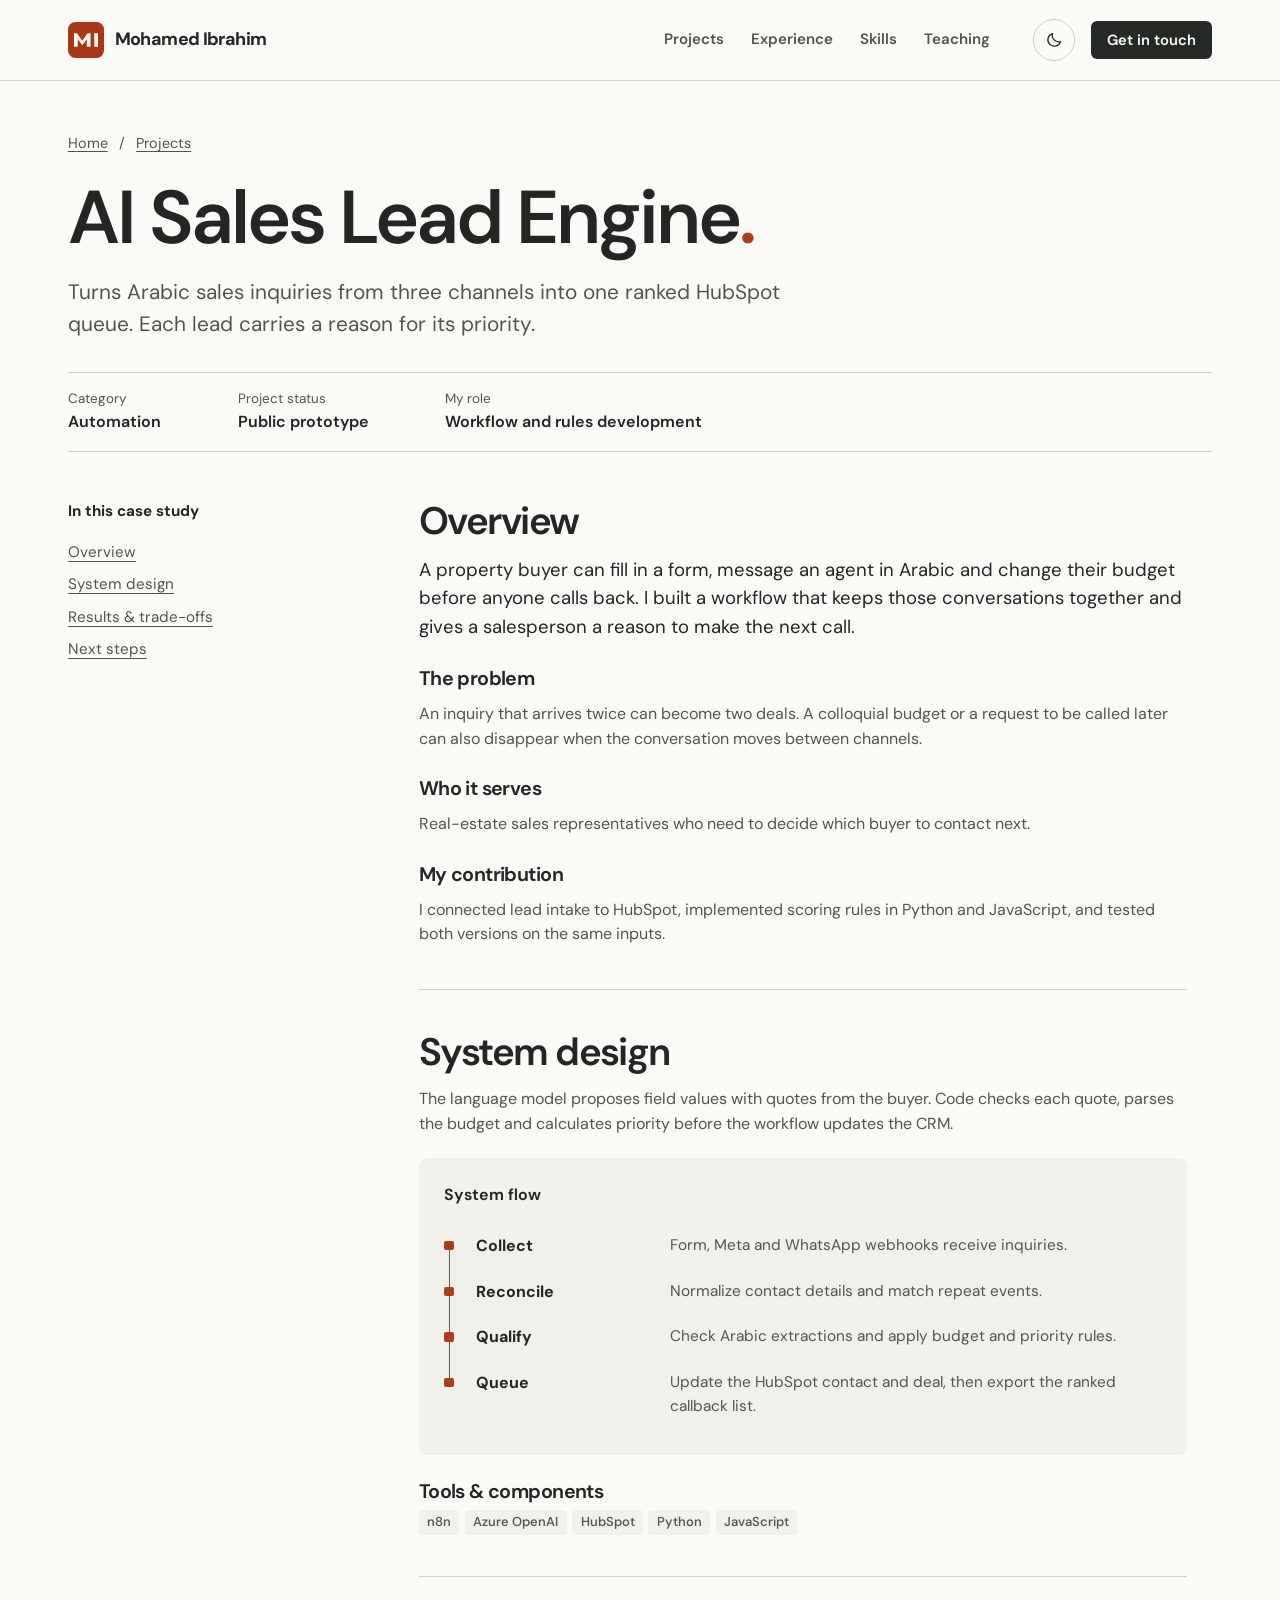
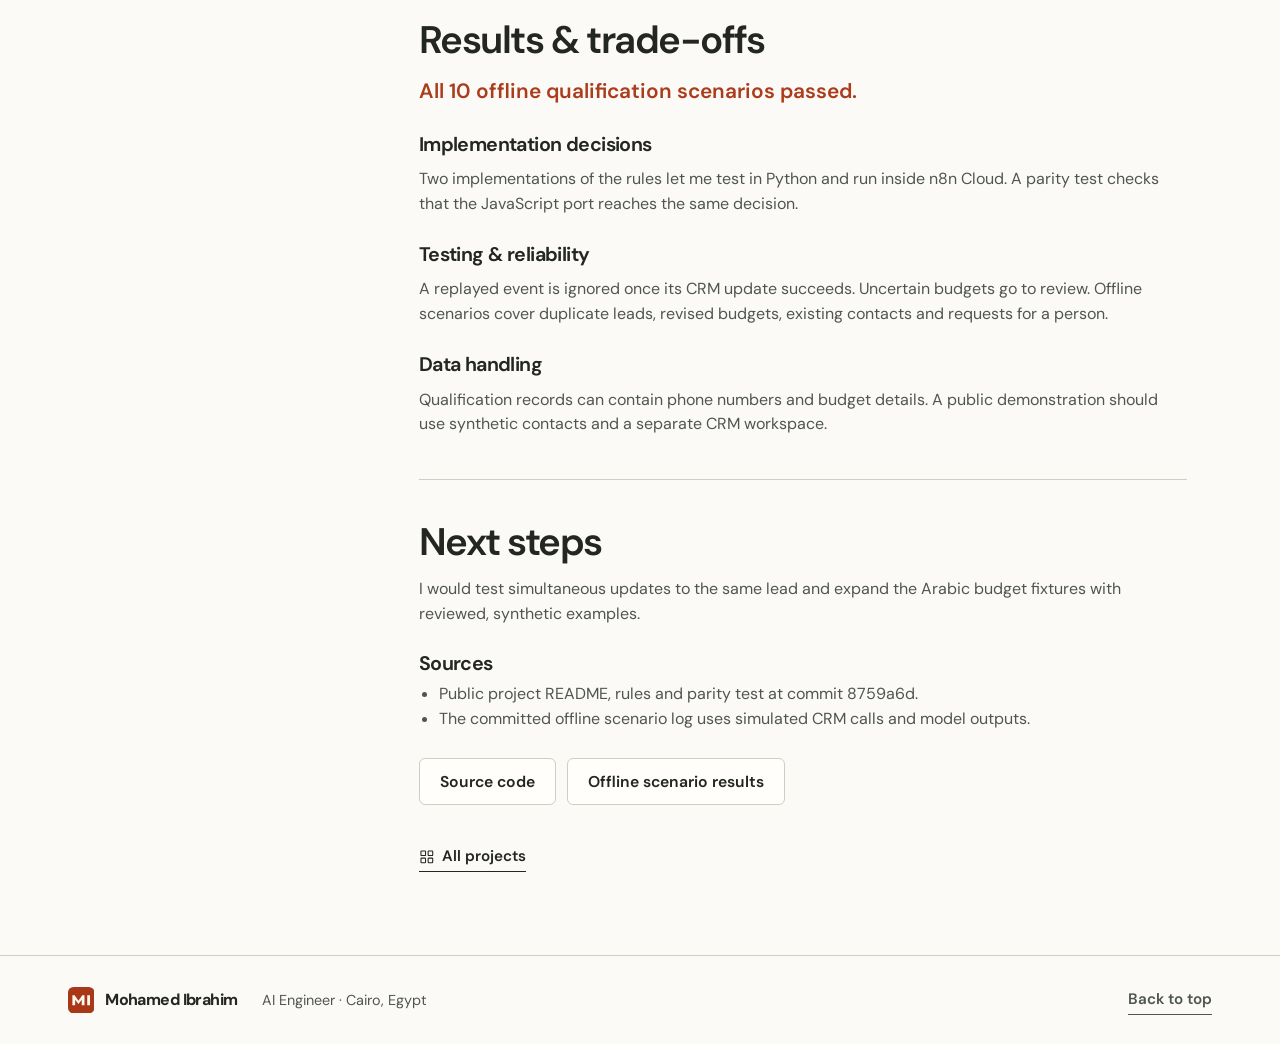
<file: projects/sales-lead-engine/index.html>
<!doctype html>
<html lang="en">
<head>
  <meta charset="utf-8">
  <meta name="viewport" content="width=device-width, initial-scale=1">
  <meta name="color-scheme" content="light dark">
  <title>AI Sales Lead Engine · Mohamed Ibrahim</title>
  <meta name="description" content="Turns Arabic sales inquiries from three channels into one ranked HubSpot queue. Each lead carries a reason for its priority.">
  <link rel="canonical" href="https://muhamedibrahim7.github.io/Portfolio/projects/sales-lead-engine/">
  <meta property="og:type" content="article">
  <meta property="og:title" content="AI Sales Lead Engine · Mohamed Ibrahim">
  <meta property="og:description" content="Turns Arabic sales inquiries from three channels into one ranked HubSpot queue. Each lead carries a reason for its priority.">
  <meta property="og:url" content="https://muhamedibrahim7.github.io/Portfolio/projects/sales-lead-engine/">
  <meta property="og:image" content="https://muhamedibrahim7.github.io/Portfolio/assets/og-image.png">
  <meta property="og:image:width" content="1200">
  <meta property="og:image:height" content="630">
  <meta property="og:image:alt" content="Mohamed Ibrahim, Applied AI Engineer based in Cairo">
  <meta name="twitter:card" content="summary_large_image">
  <meta name="twitter:title" content="AI Sales Lead Engine · Mohamed Ibrahim">
  <meta name="twitter:description" content="Turns Arabic sales inquiries from three channels into one ranked HubSpot queue. Each lead carries a reason for its priority.">
  <meta name="twitter:image" content="https://muhamedibrahim7.github.io/Portfolio/assets/og-image.png">
  <link rel="icon" href="../../assets/favicon.svg" type="image/svg+xml">
  <link rel="preload" href="../../assets/fonts/dm-sans-latin.woff2" as="font" type="font/woff2" crossorigin>
  <script>
    try {
      const saved = localStorage.getItem('theme');
      if (saved === 'light' || saved === 'dark') document.documentElement.dataset.theme = saved;
    } catch {}
  </script>
  <link rel="stylesheet" href="../../assets/styles.css">
  <script type="application/ld+json">{"@context": "https://schema.org", "@type": "Article", "headline": "AI Sales Lead Engine", "description": "Turns Arabic sales inquiries from three channels into one ranked HubSpot queue. Each lead carries a reason for its priority.", "author": {"@type": "Person", "name": "Mohamed Ibrahim", "@id": "https://muhamedibrahim7.github.io/Portfolio/#mohamed"}, "url": "https://muhamedibrahim7.github.io/Portfolio/projects/sales-lead-engine/"}</script>
  <script defer src="../../assets/main.js"></script>
</head>
<body id="top">
  <svg xmlns="http://www.w3.org/2000/svg" class="symbol-library" aria-hidden="true"><defs><symbol id="i-grid" viewBox="0 0 24 24"><rect x="3" y="3" width="7" height="7" rx="1"/><rect x="14" y="3" width="7" height="7" rx="1"/><rect x="3" y="14" width="7" height="7" rx="1"/><rect x="14" y="14" width="7" height="7" rx="1"/></symbol><symbol id="i-download" viewBox="0 0 24 24"><path d="M12 3v12m-5-5 5 5 5-5M4 16v4h16v-4"/></symbol><symbol id="i-location" viewBox="0 0 24 24"><path d="M19 10c0 5-7 11-7 11S5 15 5 10a7 7 0 1 1 14 0Z"/><circle cx="12" cy="10" r="2"/></symbol><symbol id="i-github" viewBox="0 0 24 24"><path d="M9 20c-4 1.2-4-2-6-2m12 4v-3.2c0-1 .1-1.7-.6-2.4 3-.3 6.1-1.4 6.1-6.6a5.1 5.1 0 0 0-1.4-3.6 4.8 4.8 0 0 0-.1-3.6s-1.2-.4-3.8 1.4a13 13 0 0 0-7 0C5.6 2.2 4.4 2.6 4.4 2.6a4.8 4.8 0 0 0-.1 3.6A5.1 5.1 0 0 0 3 9.8c0 5.2 3.1 6.3 6.1 6.6-.6.6-.8 1.4-.7 2.2V22"/></symbol><symbol id="i-linkedin" viewBox="0 0 24 24"><rect x="3" y="3" width="18" height="18" rx="2"/><path d="M7.5 10v7m0-10v.2M11.5 17v-7m0 3a3 3 0 0 1 6 0v4"/></symbol><symbol id="i-sun" viewBox="0 0 24 24"><circle cx="12" cy="12" r="3.5"/><path d="M12 2v2m0 16v2M2 12h2m16 0h2M4.9 4.9l1.4 1.4m11.4 11.4 1.4 1.4m0-14.2-1.4 1.4M6.3 17.7l-1.4 1.4"/></symbol><symbol id="i-moon" viewBox="0 0 24 24"><path d="M20.5 14A8.5 8.5 0 0 1 10 3.5a8.5 8.5 0 1 0 10.5 10.5Z"/></symbol><symbol id="i-menu" viewBox="0 0 24 24"><path d="M3 7h18M3 12h18M3 17h18"/></symbol><symbol id="i-close" viewBox="0 0 24 24"><path d="m5 5 14 14M19 5 5 19"/></symbol><symbol id="i-plus" viewBox="0 0 24 24"><path d="M5 12h14m-7-7v14"/></symbol><symbol id="i-file" viewBox="0 0 24 24"><path d="M6 3h8l4 4v14H6zM14 3v5h4m-9 5h6m-6 3h6"/></symbol><symbol id="i-check" viewBox="0 0 24 24"><path d="m4 12 5 5L20 6"/></symbol></defs></svg>
  <a class="skip" href="#main">Skip to content</a>
  <header class="masthead">
    <div class="wrap masthead-inner">
      <a href="../../#home" class="brand"><svg class="brand-mark" aria-hidden="true" viewBox="0 0 48 48"><rect width="48" height="48" rx="10"/><path d="M8 33V15h4l7 10 7-10h4v18h-5V23l-6 8-6-8v10Zm27-18h5v18h-5Z"/></svg> <span class="brand-long">Mohamed Ibrahim</span><span class="brand-short">M. Ibrahim</span><span class="sr-only">, home</span></a>
      <nav class="primary-nav" id="primary-nav" aria-label="Main navigation">
        <a href="../../projects/">Projects</a><a href="../../#experience">Experience</a><a href="../../#skills">Skills</a><a href="../../#teaching">Teaching</a>
      </nav>
      <div class="header-actions">
        <button class="icon-btn" id="theme-toggle" aria-label="Change color theme" hidden><svg class="icon icon-sun" aria-hidden="true"><use href="#i-sun"></use></svg><svg class="icon icon-moon" aria-hidden="true"><use href="#i-moon"></use></svg></button>
        <a class="nav-contact" href="../../#contact">Get in touch</a>
        <button class="icon-btn menu-toggle" id="menu-toggle" aria-expanded="false" aria-controls="primary-nav" aria-label="Open navigation" hidden><svg class="icon icon-menu" aria-hidden="true"><use href="#i-menu"></use></svg><svg class="icon icon-close" aria-hidden="true"><use href="#i-close"></use></svg></button>
      </div>
    </div>
  </header>
  <main id="main" tabindex="-1"><article class="case-study">
  <header class="wrap case-header">
    <nav class="breadcrumbs" aria-label="Breadcrumb"><a href="../../">Home</a><span aria-hidden="true">/</span><a href="../">Projects</a></nav>
    <h1>AI Sales Lead Engine<span class="name-dot">.</span></h1><p class="intro">Turns Arabic sales inquiries from three channels into one ranked HubSpot queue. Each lead carries a reason for its priority.</p>
    <dl class="case-facts"><div><dt>Category</dt><dd>Automation</dd></div><div><dt>Project status</dt><dd>Public prototype</dd></div><div><dt>My role</dt><dd>Workflow and rules development</dd></div></dl>
  </header>
  <div class="wrap case-layout">
    <aside class="case-aside"><nav aria-label="On this page"><strong>In this case study</strong><a href="#overview">Overview</a><a href="#architecture">System design</a><a href="#evaluation">Results &amp; trade-offs</a><a href="#next">Next steps</a></nav></aside>
    <div class="case-body">
      <section id="overview"><h2>Overview</h2><p class="case-lead">A property buyer can fill in a form, message an agent in Arabic and change their budget before anyone calls back. I built a workflow that keeps those conversations together and gives a salesperson a reason to make the next call.</p><h3>The problem</h3><p>An inquiry that arrives twice can become two deals. A colloquial budget or a request to be called later can also disappear when the conversation moves between channels.</p><h3>Who it serves</h3><p>Real-estate sales representatives who need to decide which buyer to contact next.</p><h3>My contribution</h3><p>I connected lead intake to HubSpot, implemented scoring rules in Python and JavaScript, and tested both versions on the same inputs.</p></section>
      <section id="architecture"><h2>System design</h2><p>The language model proposes field values with quotes from the buyer. Code checks each quote, parses the budget and calculates priority before the workflow updates the CRM.</p><figure class="flow"><figcaption>System flow</figcaption><ol><li><strong>Collect</strong><p>Form, Meta and WhatsApp webhooks receive inquiries.</p></li><li><strong>Reconcile</strong><p>Normalize contact details and match repeat events.</p></li><li><strong>Qualify</strong><p>Check Arabic extractions and apply budget and priority rules.</p></li><li><strong>Queue</strong><p>Update the HubSpot contact and deal, then export the ranked callback list.</p></li></ol></figure><h3>Tools &amp; components</h3><ul class="tags"><li>n8n</li><li>Azure OpenAI</li><li>HubSpot</li><li>Python</li><li>JavaScript</li></ul></section>
      <section id="evaluation"><h2>Results &amp; trade-offs</h2><p class="outcome-callout">All 10 offline qualification scenarios passed.</p><h3>Implementation decisions</h3><p>Two implementations of the rules let me test in Python and run inside n8n Cloud. A parity test checks that the JavaScript port reaches the same decision.</p><h3>Testing &amp; reliability</h3><p>A replayed event is ignored once its CRM update succeeds. Uncertain budgets go to review. Offline scenarios cover duplicate leads, revised budgets, existing contacts and requests for a person.</p><h3>Data handling</h3><p>Qualification records can contain phone numbers and budget details. A public demonstration should use synthetic contacts and a separate CRM workspace.</p></section>

      <section id="next"><h2>Next steps</h2><p>I would test simultaneous updates to the same lead and expand the Arabic budget fixtures with reviewed, synthetic examples.</p><h3>Sources</h3><ul class="evidence-list"><li>Public project README, rules and parity test at commit 8759a6d.</li><li>The committed offline scenario log uses simulated CRM calls and model outputs.</li></ul><div class="actions"><a class="button secondary" href="https://github.com/MuhamedIbraHim7/AI-sales-lead-qualification-and-prioritization-system">Source code</a><a class="button secondary" href="https://raw.githubusercontent.com/MuhamedIbraHim7/AI-sales-lead-qualification-and-prioritization-system/8759a6db3bbba8ea34a6caa70fa46376a03b1dc9/outputs/test_log.md">Offline scenario results</a></div></section>
      <a class="text-link" href="../"><svg class="icon icon-grid" aria-hidden="true"><use href="#i-grid"></use></svg> All projects</a>
    </div>
  </div>
</article>
</main>
  <footer>
    <div class="wrap footer-inner"><a class="brand" href="../../#home"><svg class="brand-mark" aria-hidden="true" viewBox="0 0 48 48"><rect width="48" height="48" rx="10"/><path d="M8 33V15h4l7 10 7-10h4v18h-5V23l-6 8-6-8v10Zm27-18h5v18h-5Z"/></svg><span>Mohamed Ibrahim</span></a><span>AI Engineer · Cairo, Egypt</span><a class="text-link" href="#top">Back to top</a></div>
  </footer>
</body>
</html>
</file>
<file: assets/styles.css>
@font-face {
  font-family: "DM Sans";
  src: url("fonts/dm-sans-latin.woff2") format("woff2");
  font-weight: 100 1000;
  font-style: normal;
  font-display: swap;
}
:root {
  color-scheme: light;
  --bg: #fbfaf7;
  --surface: #f1f0eb;
  --paper: #fffefa;
  --ink: #232622;
  --sub: #50564f;
  --accent: #ab3d1c;
  --line: #cecfc4;
  --brand: #a93819;
  --brand-white: #fffaf0;
  --button: #262a26;
  --button-text: #fffdf7;
  --hover: #7d2d18;
  --focus: #a83c17;
  --measure: 76rem;
  --gutter: clamp(1.25rem, 5.3vw, 5rem);
  --space: clamp(3.75rem, 6.5vw, 6.25rem);
  font: 100%/1.55 "DM Sans", Arial, sans-serif;
  font-optical-sizing: auto;
  scroll-behavior: smooth;
  scroll-padding-block-start: 2rem;
}
:root[data-theme="dark"] {
  color-scheme: dark;
  --bg: #181b19; --surface: #202521; --paper: #242a25; --ink: #f5f2e9; --sub: #bbc2b8;
  --accent: #ff9c76; --line: #465047; --button: #f3efe5; --button-text: #22241f; --hover: #ffc5ad; --focus: #ffad90;
}
@media (prefers-color-scheme: dark) {
  :root:not([data-theme="light"]) {
    color-scheme: dark;
    --bg: #181b19; --surface: #202521; --paper: #242a25; --ink: #f5f2e9; --sub: #bbc2b8;
    --accent: #ff9c76; --line: #465047; --button: #f3efe5; --button-text: #22241f; --hover: #ffc5ad; --focus: #ffad90;
  }
}
* { box-sizing: border-box; }
body { margin: 0; background: var(--bg); color: var(--ink); -webkit-font-smoothing: antialiased; }
[hidden], .symbol-library { display: none !important; }
a { color: inherit; text-decoration: none; text-underline-offset: .24em; }
button { font: inherit; color: inherit; cursor: pointer; }
a:focus-visible, button:focus-visible, summary:focus-visible, video:focus-visible { outline: 3px solid var(--focus); outline-offset: 4px; }
main:focus { outline: 0; }
::selection { background: #f6bc9f; color: #241d16; }
h1,h2,h3,h4,p,dl,dd,figure,ol,ul { margin: 0; }
h1,h2,h3,h4 { line-height: 1.12; text-wrap: balance; }
h1,h2 { letter-spacing: -.04em; }
h2 { font-size: clamp(2.25rem, 4.1vw, 3.75rem); font-weight: 620; }
h3 { font-size: 1.43rem; letter-spacing: -.03em; font-weight: 650; }
h4 { font-size: 1.08rem; letter-spacing: -.015em; }
img { max-width: 100%; display: block; }
.wrap { max-width: calc(var(--measure) + 2 * var(--gutter)); padding-inline: var(--gutter); margin-inline: auto; }
.section { padding-block: var(--space); }
.sr-only,.skip:not(:focus) { position: absolute; width: 1px; height: 1px; padding: 0; margin: -1px; overflow: hidden; clip-path: inset(50%); white-space: nowrap; }
.skip:focus { position: absolute; top: .5rem; left: .5rem; z-index: 5; padding: .7rem 1rem; background: var(--paper); }
.icon { width: 1.13rem; height: 1.13rem; display: inline-block; flex: none; fill: none; stroke: currentColor; stroke-width: 1.65; stroke-linecap: round; stroke-linejoin: round; }
.masthead { border-bottom: 1px solid var(--line); position: relative; background: var(--bg); z-index: 2; }
.masthead-inner { min-height: 5rem; display: flex; align-items: center; gap: 2.7rem; }
.brand, .header-actions, .primary-nav, .social-links, .actions { display: flex; align-items: center; }
.brand { flex: none; gap: .68rem; font-size: 1.12rem; font-weight: 720; letter-spacing: -.035em; }
.brand-short { display: none; }
.brand-mark { width: 2.25rem; height: 2.25rem; fill: var(--brand); flex: none; }
.brand-mark path { fill: var(--brand-white); }
.primary-nav { gap: clamp(1.15rem, 2.1vw, 2.25rem); margin-inline-start: auto; }
.primary-nav a,.nav-contact,.text-link,.social-links a { font-weight: 610; }
.primary-nav a { font-size: .94rem; padding-block: .65rem; color: var(--sub); }
.primary-nav a:hover,.primary-nav a[aria-current="page"],.text-link:hover,.social-links a:hover,.skill-evidence:hover { color: var(--accent); }
.primary-nav a[aria-current="page"] { text-decoration: underline; }
.header-actions { gap: 1rem; }
.nav-contact,.button { display: inline-flex; align-items: center; justify-content: center; gap: .62rem; border-radius: .38rem; line-height: 1.15; }
.nav-contact { background: var(--button); color: var(--button-text); padding: .68rem 1rem; font-size: .92rem; }
.nav-contact:hover,.button.primary:hover { background: var(--accent); color: var(--bg); }
.icon-btn { display: inline-grid; place-items: center; width: 2.65rem; height: 2.65rem; padding: 0; background: transparent; border: 1px solid var(--line); border-radius: 50%; }
.icon-btn:hover,.button.secondary:hover { background: var(--surface); border-color: var(--sub); }
#theme-toggle[data-current="dark"] .icon-moon,#theme-toggle[data-current="light"] .icon-sun,
#menu-toggle[aria-expanded="false"] .icon-close,#menu-toggle[aria-expanded="true"] .icon-menu { display: none; }
.hero { display: grid; grid-template-columns: minmax(0,1.16fr) minmax(0,.91fr); align-items: center; gap: clamp(2.5rem, 6.4vw, 7rem); padding-block: clamp(2rem,2.9vw,3rem); }
.hero-copy { padding-block: .5rem; }
.hero h1 { font-size: clamp(4.25rem,7.3vw,6.1rem); font-weight: 620; letter-spacing: -.04em; line-height: .91; }
.name-dot { color: var(--accent); }
.role { margin-top: 1.1rem; color: var(--accent); font-size: clamp(1.3rem,1.76vw,1.62rem); font-weight: 580; letter-spacing: -.03em; }
.hero-intro { max-width: 29rem; color: var(--sub); font-size: clamp(1.05rem,1.28vw,1.18rem); line-height: 1.55; margin-top: .62rem; }
.actions { flex-wrap: wrap; gap: .7rem; margin-top: 1.65rem; }
.button { min-height: 2.95rem; padding: .82rem 1.25rem; font-size: .98rem; font-weight: 620; border: 1px solid transparent; }
.button.primary { background: var(--button); color: var(--button-text); }
.button.secondary { border-color: var(--line); background: var(--paper); }
.social-links { gap: 1.65rem; flex-wrap: wrap; }
.hero .social-links { margin-top: 1.25rem; }
.social-links a,.text-link,.portrait figcaption span:first-child { display: inline-flex; align-items: center; gap: .48rem; }
.social-links a { font-size: .9rem; min-height: 2.25rem; color: var(--sub); }
.social-links .icon { width: 1rem; height: 1rem; }
.portrait { position: relative; padding: .46rem .46rem 0; background: var(--paper); border: 1px solid var(--line); border-radius: .55rem; width: 100%; max-width: 30rem; justify-self: end; transform: rotate(1.3deg); }
.portrait-image { overflow: hidden; position: relative; border-radius: .2rem; background: #863714; aspect-ratio: 1.14; }
.portrait-image img { width: 100%; height: 100%; object-fit: cover; object-position: center 24%; }
.viewfinder { position: absolute; inset: .85rem; opacity: .8; pointer-events: none; }
.viewfinder::before,.viewfinder::after { content: ""; position: absolute; width: .7rem; height: .7rem; border-color: #ffeadb; border-style: solid; }
.viewfinder::before { top: 0; left: 0; border-width: 1px 0 0 1px; }
.viewfinder::after { right: 0; bottom: 0; border-width: 0 1px 1px 0; }
.portrait figcaption { display: flex; align-items: center; justify-content: space-between; gap: .5rem; padding: .64rem .4rem .72rem; font-size: .84rem; font-weight: 600; }
.portrait figcaption .icon { width: .95rem; height: .95rem; color: var(--accent); }
.portrait figcaption span:last-child { font: .76rem/1.2 ui-monospace, monospace; color: var(--sub); font-variant-numeric: tabular-nums; }
.proof-band { border-block: 1px solid var(--line); background: var(--surface); }
.proof { display: grid; grid-template-columns: 1fr 1fr 1fr; padding-block: 1.35rem; }
.proof > div { display: flex; flex-direction: row-reverse; justify-content: flex-end; align-items: center; gap: 1.25rem; min-width: 0; padding-inline: clamp(1rem,3.1vw,3.25rem) .75rem; border-inline-start: 1px solid var(--line); }
.proof > div:first-child { padding-left: 0; border: 0; }
.proof dd { font-size: clamp(2.2rem,3.3vw,3.1rem); line-height: 1.08; font-weight: 560; letter-spacing: -.065em; }
.proof dd span { font-size: .66em; color: var(--accent); vertical-align: top; margin-left: .08em; }
.proof dt { line-height: 1.35; font-size: .93rem; font-weight: 630; }
.proof dt span { display: block; margin-top: .11rem; font-weight: 430; color: var(--sub); }
.section-head { display: flex; justify-content: space-between; align-items: baseline; gap: 1.5rem; margin-bottom: 2.2rem; }
.text-link { border-bottom: 1px solid currentColor; font-size: .95rem; padding-block: .15rem; }
.text-link .icon { width: .98rem; height: .98rem; }
.project-grid { display: grid; grid-template-columns: repeat(3,minmax(0,1fr)); gap: 2.8rem clamp(1.12rem,2.3vw,2.25rem); }
.project-card { min-width: 0; display: flex; flex-direction: column; align-items: stretch; }
.card-cover { display: block; overflow: hidden; border-radius: .42rem; background: var(--surface); aspect-ratio: 2.28; }
.card-cover img { width: 100%; height: 100%; object-fit: cover; transition: transform .32s cubic-bezier(.2,.7,.3,1); }
.card-cover:hover img,.card-cover:focus-visible img { transform: scale(1.035); }
.card-meta { margin-block: 1.1rem .52rem; display: flex; flex-wrap: wrap; align-items: center; gap: .35rem .6rem; font-size: .8rem; color: var(--sub); }
.card-meta span:first-child { font-weight: 700; color: var(--accent); }
.card-meta span + span { border-left: 1px solid var(--line); padding-left: .6rem; }
.project-card :is(h2,h3) { font-weight: 650; letter-spacing: -.03em; font-size: clamp(1.35rem,1.7vw,1.65rem); }
.project-card :is(h2,h3) a:hover { color: var(--accent); }
.project-card > p,.section-aside > p,.timeline article > p:last-child,.skill p,.recognition-list li p,.intro,.case-body p,.case-aside a { color: var(--sub); }
.card-links { display: flex; gap: 1.15rem; flex-wrap: wrap; }
.project-card > .card-role { font-size: .87rem; margin: .75rem 0 0; }
.card-role strong { margin-right: .3rem; color: var(--ink); }
#projects { padding-top: clamp(2.7rem,4.1vw,4.4rem); }
.project-card > p { margin: .65rem 0 .85rem; }
.tags { display: flex; flex-wrap: wrap; align-items: flex-start; gap: .35rem; list-style: none; padding: 0; }
.tags li { display: inline-block; color: var(--sub); background: var(--surface); padding: .14rem .52rem; border-radius: .25rem; font-size: .81rem; font-weight: 540; }
.card-bottom { display: flex; flex-direction: column; align-items: flex-start; gap: .6rem; margin-top: auto; padding-top: 1.2rem; }
.card-bottom > span { font-size: .87rem; color: var(--sub); border-top: 1px solid var(--line); padding-top: .85rem; width: 100%; }
.tinted { border-block: 1px solid var(--line); background: var(--surface); }
.split-section { display: grid; grid-template-columns: minmax(0,.78fr) minmax(0,1.4fr); gap: clamp(2.25rem,8vw,8rem); }
.section-aside > p { margin-block: 1rem; max-width: 23rem; font-size: 1.1rem; }
.timeline article,.skill { padding-block: 1.55rem; border-bottom: 1px solid var(--line); }
.timeline article:first-child,.skill:first-child { padding-top: 0; }
.timeline article:last-child,.skill:last-child { border-bottom: 0; padding-bottom: 0; }
.period,.level { display: block; font-size: .84rem; font-weight: 620; color: var(--accent); }
.timeline h3,.skill h3 { margin-block: .4rem .45rem; }
.timeline h3 span { font-weight: 450; }
.skill { display: flex; align-items: center; justify-content: space-between; gap: 1rem; }
.skill .level { color: var(--accent); }
.skill-evidence { color: var(--sub); flex: none; text-decoration: underline; font-size: .87rem; }
.teaching-band { background: #25362f; color: #fff9e9; }
.teaching-band .name-dot { color: #f5ad80; }
.teaching { display: grid; grid-template-columns: 1fr 1fr; gap: clamp(2rem,5vw,6rem); align-items: center; }
.teaching p { color: #d6e3d9; font-size: 1.1rem; margin-top: 1.25rem; max-width: 33rem; }
.teaching .actions { gap: 1.3rem; }
.teaching .text-link:hover { color: #ffd3b9; }
.button.inverted { background: #f4f1e5; color: #24352d; }
.button.inverted:hover { background: #fff; }
.teaching-shot img { width: 100%; height: auto; border-radius: .45rem; }
.recognition-list details { border-top: 1px solid var(--line); }
.recognition-list details:last-child { border-bottom: 1px solid var(--line); }
.recognition-list summary { display: flex; align-items: center; justify-content: space-between; gap: 1rem; cursor: pointer; padding: 1.2rem 0; font-weight: 620; font-size: 1.18rem; list-style: none; }
.recognition-list summary::-webkit-details-marker { display: none; }
.recognition-list details[open] summary .icon { transform: rotate(45deg); }
.recognition-list ul { list-style: none; padding: 0 0 1.5rem; }
.recognition-list li + li { margin-top: 1rem; }
.recognition-list h3 { font-size: 1.08rem; letter-spacing: -.015em; line-height: 1.35; margin-block: .16rem; }
.contact-band { background: var(--surface); border-top: 1px solid var(--line); }
.contact { display: flex; justify-content: space-between; align-items: center; gap: 2rem; padding-block: var(--space); }
.contact p { margin-top: .8rem; max-width: 28rem; color: var(--sub); }
.email { font-size: clamp(1.1rem,2.1vw,1.75rem); font-weight: 550; letter-spacing: -.03em; text-decoration: underline; overflow-wrap: anywhere; }
.contact .social-links { margin-top: .7rem; }
footer { border-top: 1px solid var(--line); }
.footer-inner { min-height: 5.5rem; display: flex; align-items: center; gap: 1.5rem; color: var(--sub); font-size: .9rem; }
.footer-inner .brand { color: var(--ink); font-size: 1rem; }
.footer-inner .brand-mark { width: 1.65rem; height: 1.65rem; }
.footer-inner .text-link { margin-left: auto; }
.breadcrumbs { display: flex; align-items: center; flex-wrap: wrap; gap: .7rem; margin-bottom: 1.6rem; color: var(--sub); font-size: .9rem; }
.breadcrumbs a { text-decoration: underline; }
.breadcrumbs a:hover { color: var(--accent); }
.project-index,.case-header { padding-top: clamp(2rem,4vw,3.75rem); }
.project-index { padding-bottom: var(--space); }
.project-index h1,.case-header h1 { font-size: clamp(2.8rem,5.85vw,5.3rem); font-weight: 600; line-height: 1.02; }
.intro { font-size: clamp(1.1rem,1.65vw,1.3rem); max-width: 48rem; margin-top: 1.2rem; }
.filter-bar { display: flex; gap: .8rem 1.2rem; align-items: center; justify-content: space-between; margin-top: 2.6rem; padding-block: 1.1rem; border-block: 1px solid var(--line); }
.filters { display: flex; flex-wrap: wrap; gap: .4rem; }
.filters button { line-height: 1.2; border-radius: 5rem; font-size: .9rem; background: transparent; border: 1px solid var(--line); padding: .58rem .87rem; }
.filters button:hover { border-color: var(--sub); }
.filters button[aria-pressed="true"] { background: var(--button); color: var(--button-text); border-color: var(--button); }
.result-count { font-size: .9rem; color: var(--sub); flex: none; }
.catalog { margin-top: 2rem; }
.case-facts { margin-block: 2rem 3rem; padding-block: 1rem; display: flex; gap: clamp(2rem,6vw,6rem); border-block: 1px solid var(--line); }
.case-facts dt { font-size: .84rem; color: var(--sub); }
.case-facts dd { font-weight: 620; }
.case-layout { display: grid; grid-template-columns: minmax(10rem,.47fr) minmax(0,1.5fr); gap: clamp(2rem,8vw,8rem); padding-bottom: var(--space); }
.case-aside nav { position: sticky; top: 2rem; display: grid; gap: .55rem; justify-items: start; font-size: .95rem; }
.case-aside strong { margin-bottom: .55rem; }
.case-aside a { text-decoration: underline; }
.case-body { max-width: 48rem; }
.case-body section + section { margin-top: 2.6rem; padding-top: 2.6rem; border-top: 1px solid var(--line); }
.case-body h2 { font-size: clamp(1.9rem,3vw,2.8rem); }
.case-body h3 { font-size: 1.23rem; margin: 1.6rem 0 .5rem; }
.case-body section > p { margin-top: .8rem; }
.case-body .case-lead { font-size: 1.16rem; color: var(--ink); }
.flow { background: var(--surface); border-radius: .5rem; padding: clamp(1rem,2vw,1.6rem); margin-top: 1.3rem; }
.flow figcaption { font-weight: 640; margin-bottom: 1rem; }
.flow ol { list-style: none; padding: 0; display: grid; gap: 0; }
.flow li { display: grid; position: relative; grid-template-columns: 1.3rem minmax(6rem,.56fr) 1.5fr; gap: .65rem; padding: .65rem 0; }
.flow li::before { content: ""; height: .58rem; width: .58rem; background: var(--accent); border-radius: 2px; margin-top: .43rem; z-index: 1; }
.flow li::after { content: ""; position: absolute; width: 1px; background: var(--accent); left: .26rem; top: 1.25rem; height: 100%; }
.flow li:last-child::after { display: none; }
.flow li p { font-size: .96rem; }
.case-body .outcome-callout { font-size: 1.3rem; font-weight: 610; color: var(--accent); }
.media-item img,.media-item video { display: block; max-width: 100%; height: auto; border-radius: .35rem; margin-top: 1rem; }
.media-item figcaption { font-size: .875rem; color: var(--sub); margin-top: .5rem; }
.evidence-list { padding-left: 1.25rem; color: var(--sub); }
.case-body > .text-link { margin-top: 2.3rem; }
@media (max-width: 64rem) {
  .masthead-inner { gap: 1.45rem; }
  .hero { gap: 2rem; }
  .proof > div { gap: .8rem; }
  .project-grid { grid-template-columns: repeat(2,minmax(0,1fr)); }
  #projects .project-grid { grid-template-columns: repeat(3,minmax(0,1fr)); }
  .split-section { gap: 3rem; }
}
@media (max-width: 54rem) {
  .masthead-inner { min-height: 4.3rem; flex-wrap: wrap; gap: 0; }
  .header-actions { margin-left: auto; gap: .55rem; }
  .primary-nav { order: 3; flex: 1 0 100%; margin: 0; padding: .55rem 0 .8rem; flex-wrap: wrap; gap: .35rem 1.6rem; }
  .hero { grid-template-columns: 1.1fr .9fr; }
  .hero h1 { font-size: clamp(4rem,8.8vw,5rem); }
  .portrait-image { aspect-ratio: .91; }
  .proof { padding-block: 1rem; }
  .proof > div { gap: .65rem; padding-left: 1.05rem; }
  .proof dt { font-size: .84rem; }
  #projects .project-grid { grid-template-columns: repeat(2,minmax(0,1fr)); }
  .split-section { grid-template-columns: .7fr 1.3fr; gap: 2rem; }
  .contact { flex-wrap: wrap; }
  .case-layout { grid-template-columns: 1fr; gap: 2rem; }
  .case-aside nav { position: static; display: flex; flex-wrap: wrap; gap: .5rem 1rem; }
  .case-aside strong { flex-basis: 100%; margin: 0; }
}
@media (max-width: 43.75rem) {
  .hero { grid-template-columns: 1fr; gap: 1.6rem; padding-block: 2.6rem; }
  .hero h1 { font-size: clamp(4.2rem,14vw,6.3rem); }
  .hero .role { margin-top: 1.05rem; }
  .hero-copy { padding: 0; }
  .hero-intro { max-width: 35rem; }
  .hero .actions { margin-top: 1.25rem; }
  .hero .social-links { margin-top: .6rem; }
  .portrait { max-width: 30rem; justify-self: center; transform: rotate(.8deg); }
  .portrait-image { aspect-ratio: 1.55; }
  .portrait-image img { object-position: 50% 24%; }
  .proof { gap: .8rem; }
  .proof > div { display: flex; flex-direction: column-reverse; align-items: start; justify-content: flex-end; gap: .35rem; padding: 0 0 0 .75rem; }
  .proof dd { font-size: 2rem; }
  .proof dt span { font-size: .8rem; }
  .split-section,.teaching { grid-template-columns: 1fr; gap: 2rem; }
  .section-aside > p { max-width: 34rem; }
  .contact { display: grid; }
  .case-facts { gap: .8rem 1.4rem; flex-wrap: wrap; margin-bottom: 2rem; }
  .filter-bar { flex-wrap: wrap; margin-top: 1.7rem; }
}
@media (max-width: 34rem) {
  .header-actions { gap: .38rem; }
  .masthead .brand { font-size: .98rem; gap: .45rem; }
  .brand-mark { width: 1.9rem; height: 1.9rem; }
  .icon-btn { width: 2.22rem; height: 2.22rem; }
  .nav-contact { font-size: .81rem; padding: .64rem .66rem; }
  .section-head { align-items: flex-start; flex-direction: column; gap: .6rem; margin-bottom: 1.4rem; }
  .project-grid,#projects .project-grid { grid-template-columns: 1fr; }
  .skill { flex-direction: column; align-items: flex-start; gap: .4rem; }
  .footer-inner { flex-wrap: wrap; gap: .65rem 1rem; padding-block: 1.1rem; }
  .footer-inner > span { order: 3; flex-basis: 100%; }
  .flow li { grid-template-columns: .75rem 1fr; gap: .1rem .5rem; }
  .flow li p { grid-column: 2; }
}
@media (min-width: 43.76rem) and (max-width: 54rem) {
  .hero .button { padding-inline: .75rem; font-size: .9rem; }
  .hero .actions { gap: .45rem; }
}
@media (max-width: 27rem) {
  .masthead .brand-long { display: none; }
  .masthead .brand-short { display: inline; }
  .hero .button { padding: .75rem .78rem; font-size: .92rem; gap: .4rem; }
  .hero .button .icon { width: 1rem; }
  .hero .actions { gap: .46rem; }
}
@media (max-width: 22rem) {
  .masthead .brand-short { position: absolute; width: 1px; height: 1px; overflow: hidden; clip-path: inset(50%); white-space: nowrap; }
  .hero .actions .button { padding-inline: .8rem; }
}
@media (prefers-reduced-motion: reduce) {
  :root { scroll-behavior: auto; }
  *,*::before,*::after { animation: none !important; transition: none !important; }
}
</file>
